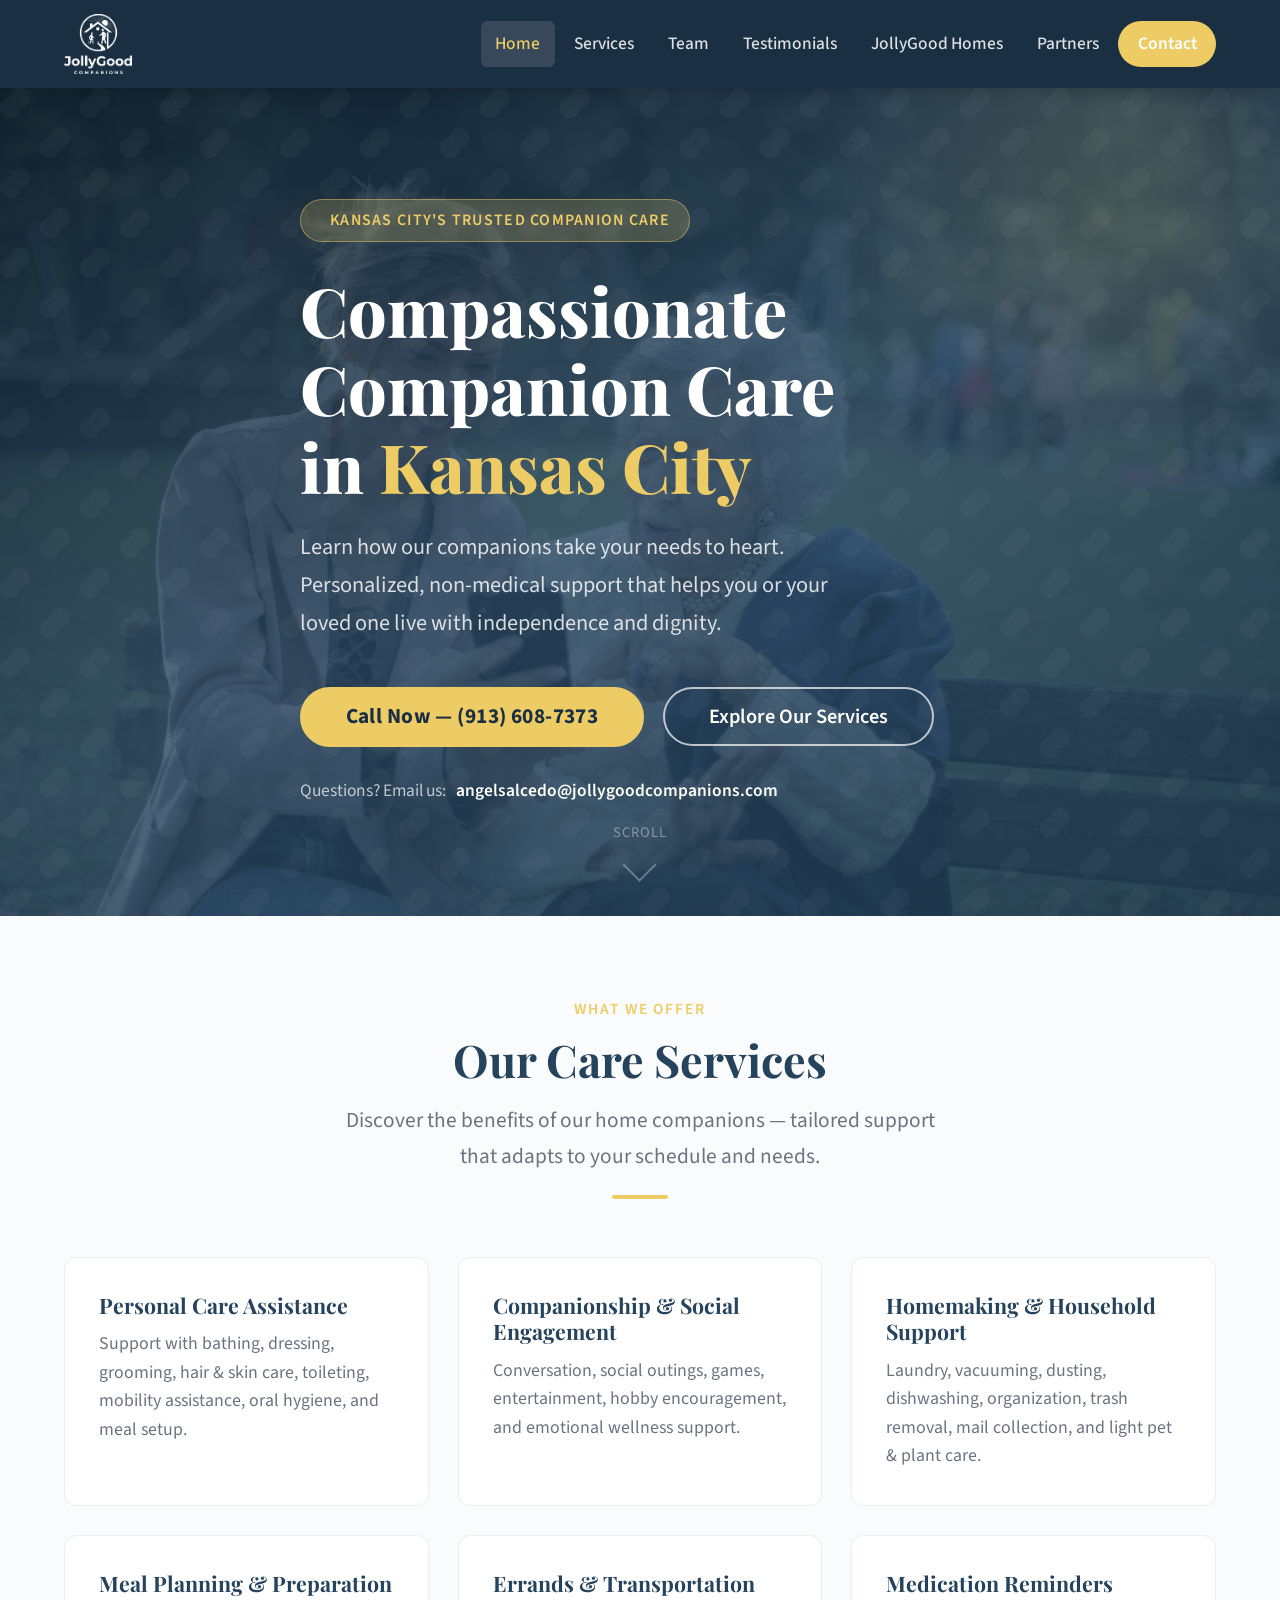
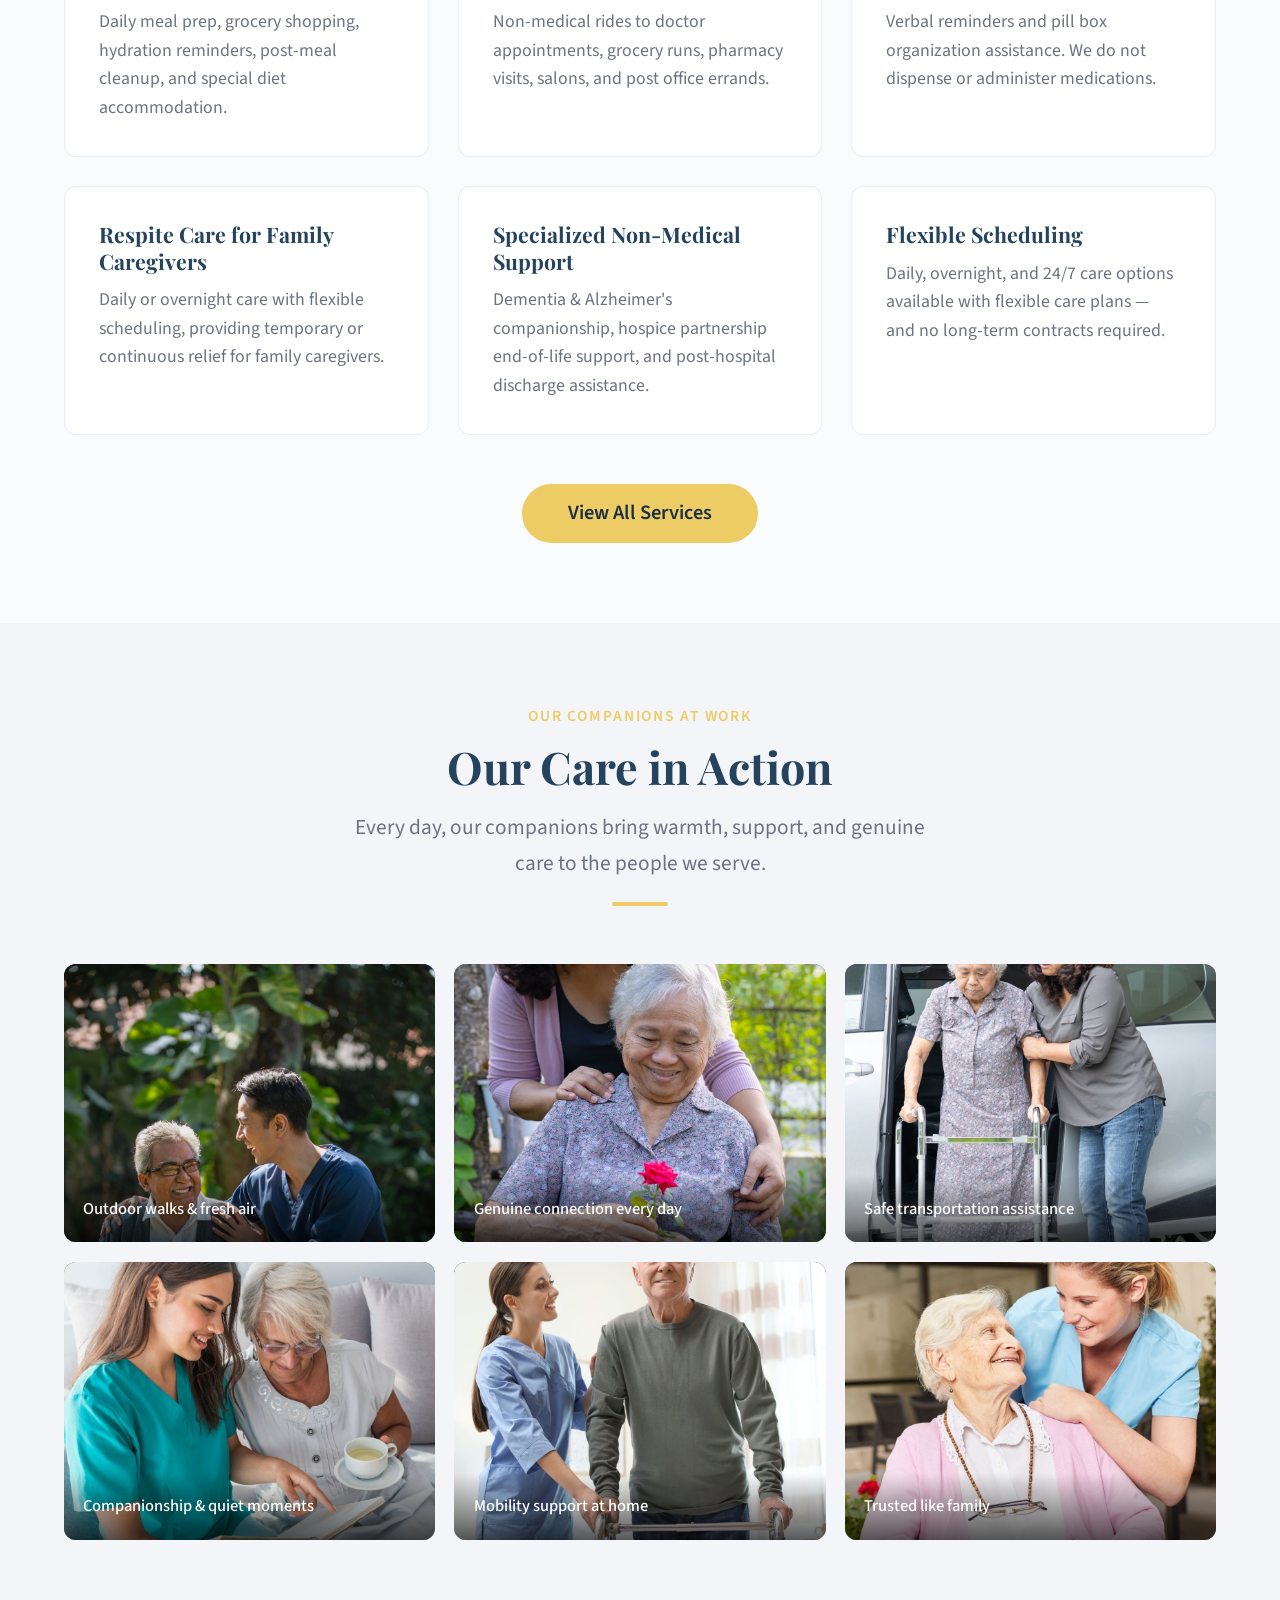
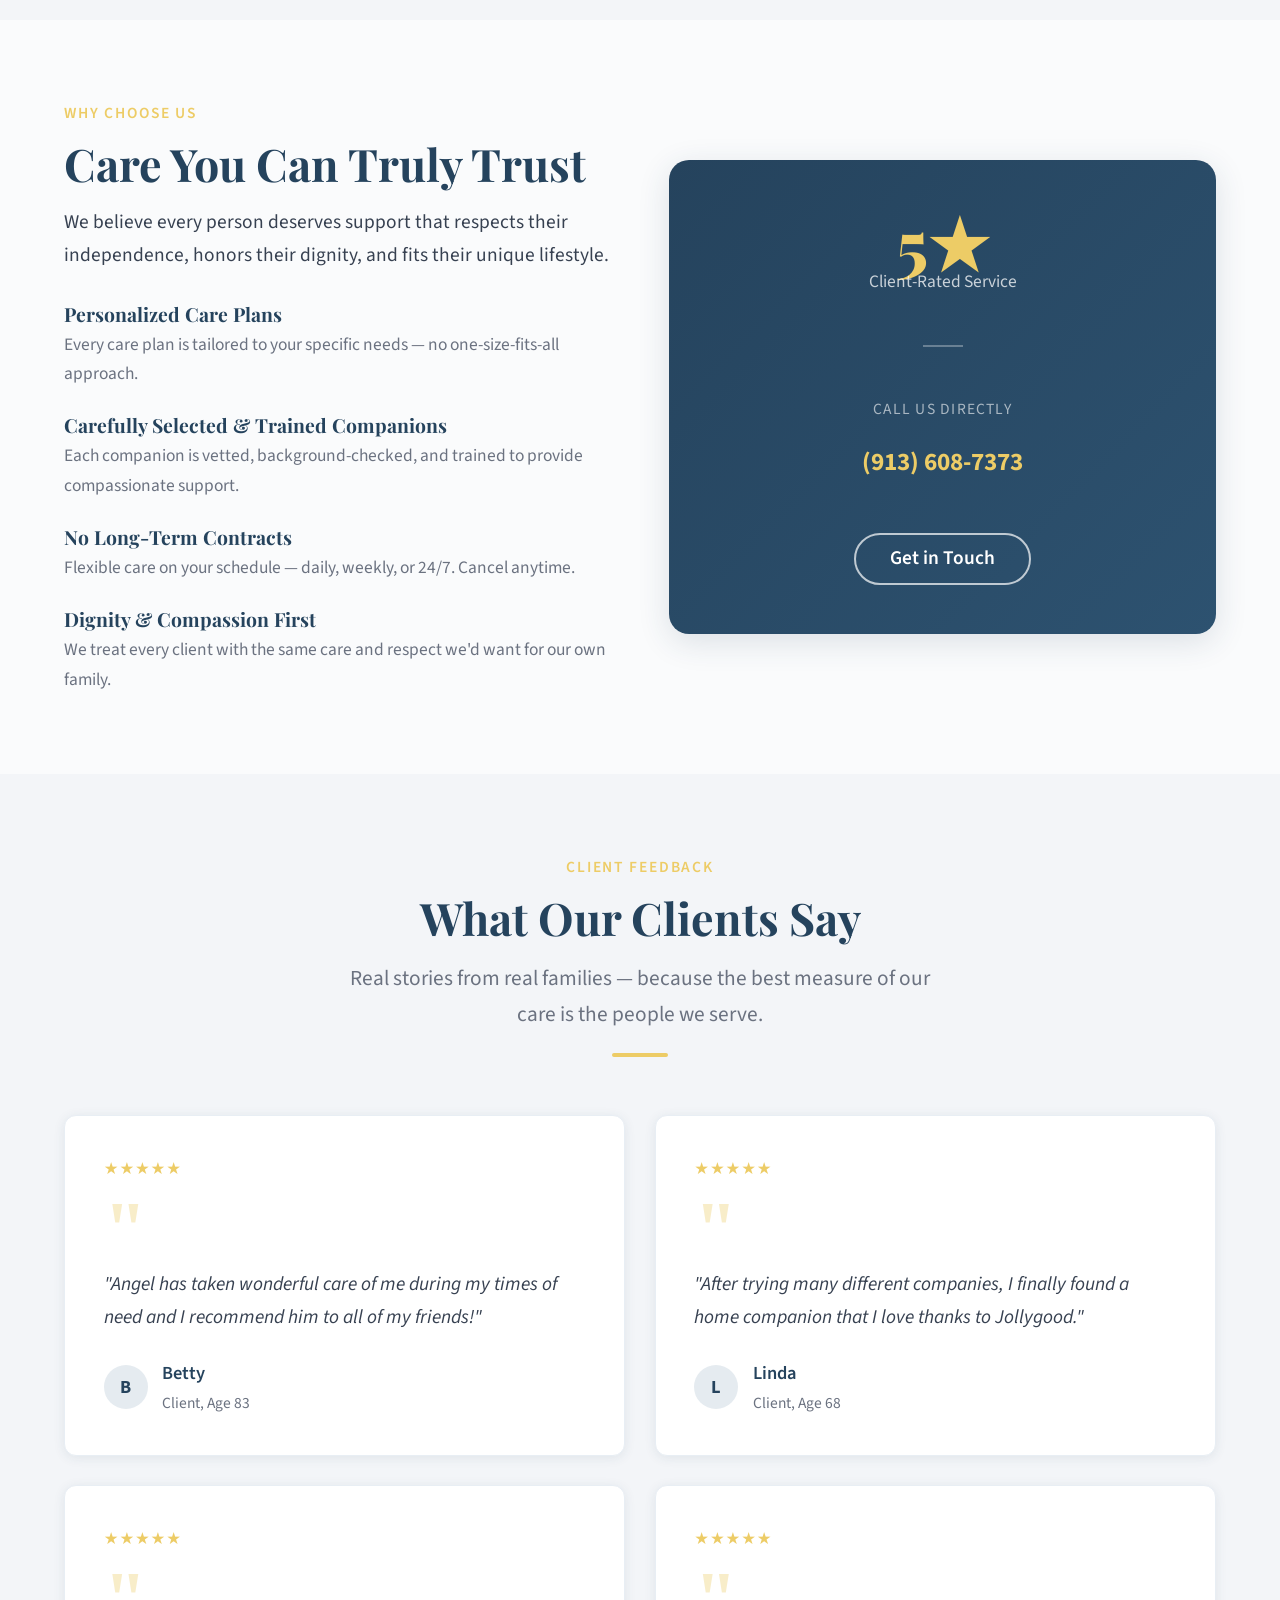
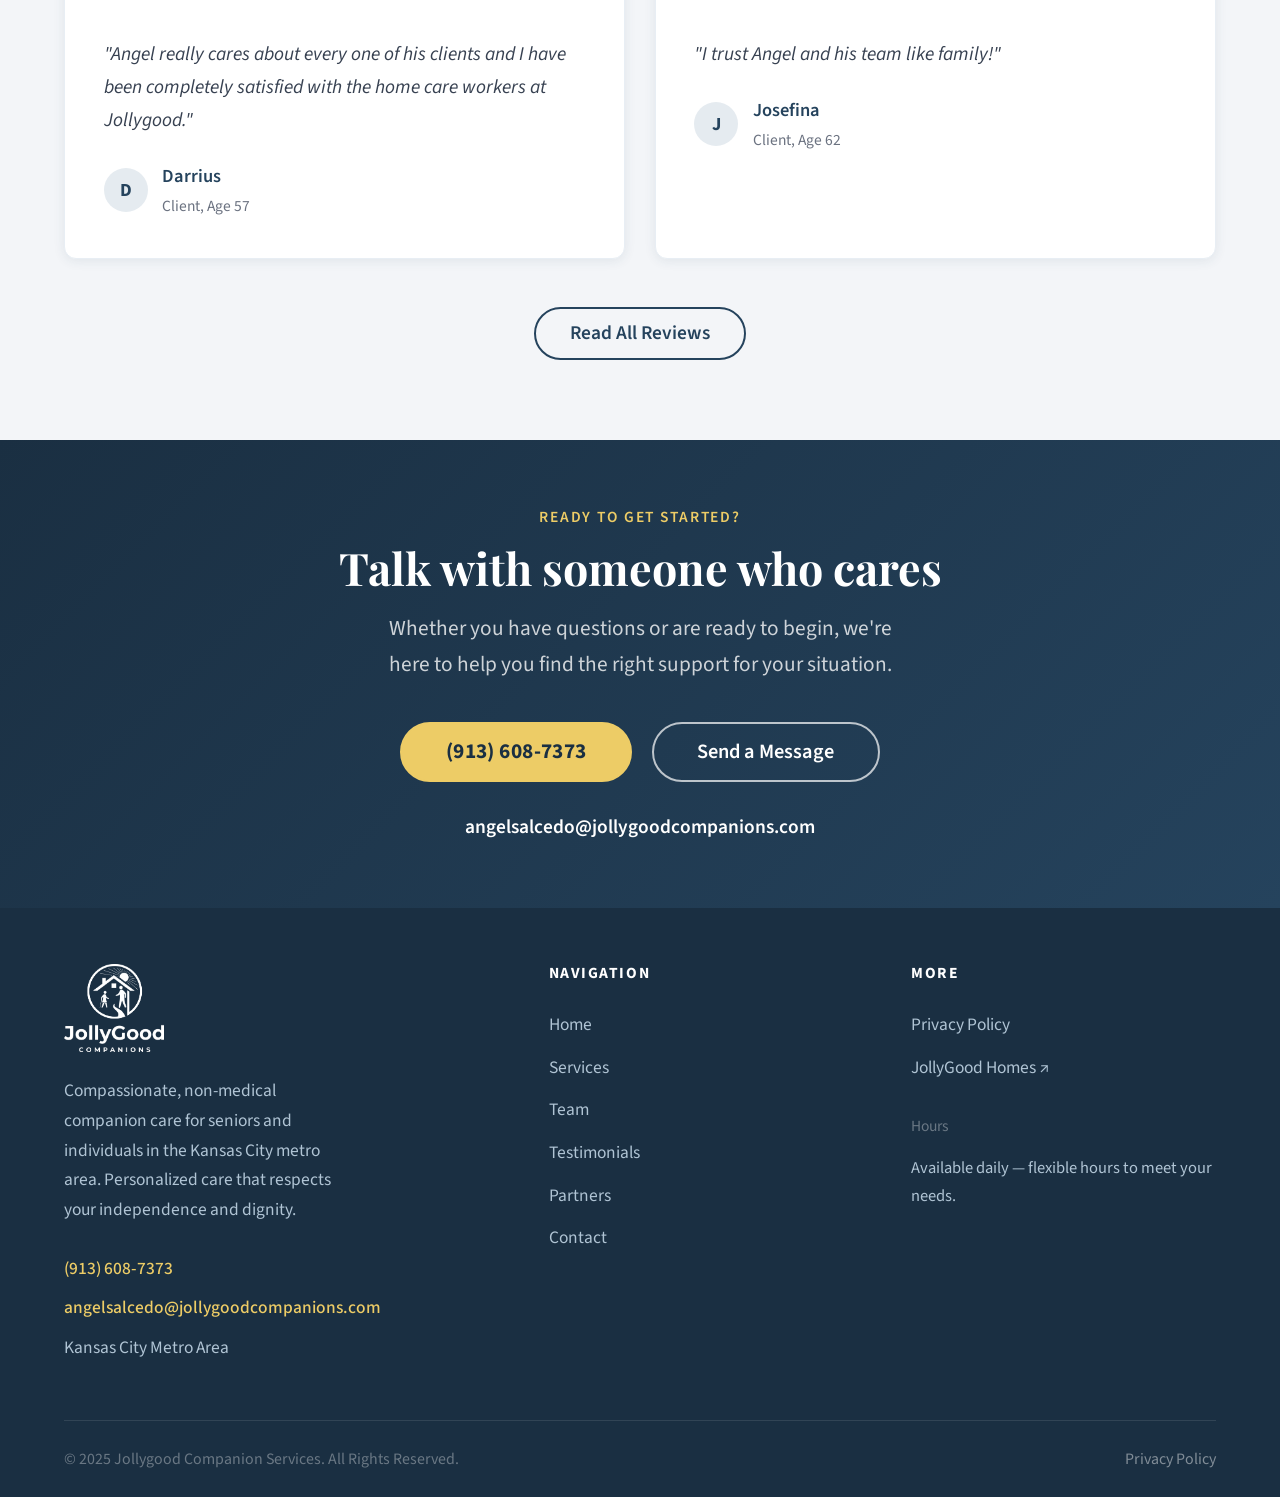
<file: index.html>
<!DOCTYPE html>
<html lang="en">
<head>
  <meta charset="UTF-8" />
  <meta name="viewport" content="width=device-width, initial-scale=1.0" />
  <title>Jollygood Companions — Compassionate Companion Care in Kansas City</title>
  <meta name="description" content="Jollygood Companions provides compassionate, non-medical companion care services for seniors and individuals in Kansas City. Personal care, companionship, homemaking, transportation, and more." />

  <!-- Favicon -->
  <link rel="icon" href="images/icon.png" type="image/png" />

  <!-- Google Fonts -->
  <link rel="preconnect" href="https://fonts.googleapis.com" />
  <link rel="preconnect" href="https://fonts.gstatic.com" crossorigin />
  <link href="https://fonts.googleapis.com/css2?family=Playfair+Display:wght@600;700;800&family=Source+Sans+3:wght@400;500;600&display=swap" rel="stylesheet" />

  <!-- Global CSS -->
  <link rel="stylesheet" href="css/global.css" />

  <style>
    /* ---- Homepage-specific styles ---- */

    /* Hero */
    .home-hero {
      position: relative;
      min-height: 92vh;
      display: flex;
      align-items: center;
      background:
        linear-gradient(155deg, rgba(13,31,45,0.88) 0%, rgba(37,67,93,0.82) 50%, rgba(30,58,80,0.88) 100%),
        url('images/photos/hero-background.jpg') center/cover no-repeat;
      overflow: hidden;
    }

    .home-hero::before {
      content: '';
      position: absolute;
      inset: 0;
      background: url("data:image/svg+xml,%3Csvg width='80' height='80' viewBox='0 0 80 80' xmlns='http://www.w3.org/2000/svg'%3E%3Cg fill='none' fill-rule='evenodd'%3E%3Cg fill='%23ffffff' fill-opacity='0.03'%3E%3Cpath d='M50 50c0-5.523 4.477-10 10-10s10 4.477 10 10-4.477 10-10 10c0 5.523-4.477 10-10 10s-10-4.477-10-10 4.477-10 10-10zM10 10c0-5.523 4.477-10 10-10s10 4.477 10 10-4.477 10-10 10c0 5.523-4.477 10-10 10S0 25.523 0 20s4.477-10 10-10z'/%3E%3C/g%3E%3C/g%3E%3C/svg%3E");
    }

    /* Floating decorative blob */
    .home-hero::after {
      content: '';
      position: absolute;
      top: -20%;
      right: -10%;
      width: 600px;
      height: 600px;
      background: radial-gradient(circle, rgba(237,204,102,0.15) 0%, transparent 70%);
      border-radius: 50%;
      pointer-events: none;
    }

    .hero-content {
      position: relative;
      z-index: 2;
      max-width: 680px;
    }

    .hero-badge {
      display: inline-flex;
      align-items: center;
      gap: 0.5rem;
      background: rgba(237,204,102,0.20);
      border: 1px solid rgba(237,204,102,0.45);
      color: #EDCC66;
      font-size: 0.82rem;
      font-weight: 600;
      letter-spacing: 0.08em;
      text-transform: uppercase;
      padding: 0.35rem 1rem;
      border-radius: 9999px;
      margin-bottom: 1.5rem;
    }

    .hero-content h1 {
      font-size: clamp(2.2rem, 5.5vw, 3.5rem);
      color: #fff;
      font-weight: 800;
      line-height: 1.15;
      margin-bottom: 1.25rem;
    }

    .hero-content h1 em {
      font-style: normal;
      color: #EDCC66;
    }

    .hero-content p {
      font-size: 1.15rem;
      color: rgba(255,255,255,0.82);
      line-height: 1.7;
      margin-bottom: 2.25rem;
      max-width: 540px;
    }

    .hero-actions {
      display: flex;
      flex-wrap: wrap;
      gap: 1rem;
      align-items: center;
    }

    .hero-phone-link {
      display: flex;
      align-items: center;
      gap: 0.5rem;
      color: rgba(255,255,255,0.7);
      font-size: 0.9rem;
    }

    .hero-phone-link a {
      color: #fff;
      font-weight: 600;
    }

    .hero-phone-link a:hover { color: #EDCC66; }

    .hero-scroll-hint {
      position: absolute;
      bottom: 2rem;
      left: 50%;
      transform: translateX(-50%);
      display: flex;
      flex-direction: column;
      align-items: center;
      gap: 0.4rem;
      color: rgba(255,255,255,0.4);
      font-size: 0.75rem;
      letter-spacing: 0.08em;
      text-transform: uppercase;
    }

    .hero-scroll-hint .arrow {
      width: 24px;
      height: 24px;
      border-right: 2px solid rgba(255,255,255,0.3);
      border-bottom: 2px solid rgba(255,255,255,0.3);
      transform: rotate(45deg);
      animation: bounce 2s infinite;
    }

    @keyframes bounce {
      0%, 100% { transform: rotate(45deg) translateY(0); }
      50% { transform: rotate(45deg) translateY(5px); }
    }

    /* Services section */
    .home-services { background: var(--color-bg); }

    /* Gallery */
    .home-gallery { background: var(--color-surface-alt); }

    /* Why choose */
    .why-choose-grid {
      display: grid;
      grid-template-columns: 1fr 1fr;
      gap: 3rem;
      align-items: center;
    }

    .why-choose-list {
      display: flex;
      flex-direction: column;
      gap: 1.25rem;
      margin-top: 1.5rem;
    }

    .why-item {
      display: flex;
      gap: 1rem;
      align-items: flex-start;
    }

    .why-icon {
      display: none;
    }

    .why-text h4 {
      font-size: 1rem;
      margin-bottom: 0.2rem;
      color: var(--color-text-dark);
    }

    .why-text p {
      font-size: 0.9rem;
      color: var(--color-text-muted);
      margin: 0;
    }

    .why-visual {
      background: linear-gradient(135deg, var(--color-primary) 0%, var(--color-primary-mid) 100%);
      border-radius: var(--radius-lg);
      min-height: 380px;
      display: flex;
      align-items: center;
      justify-content: center;
      flex-direction: column;
      gap: 1rem;
      padding: 2.5rem;
      text-align: center;
      color: #fff;
      box-shadow: var(--shadow-lg);
    }

    .why-visual .why-stat {
      font-family: var(--font-heading);
      font-size: 3.5rem;
      font-weight: 800;
      color: var(--color-accent);
      line-height: 1;
    }

    .why-visual .why-stat-label {
      font-size: 0.9rem;
      color: rgba(255,255,255,0.75);
      margin-top: -0.5rem;
      margin-bottom: 1.5rem;
    }

    .why-visual .divider-light {
      width: 40px;
      height: 2px;
      background: rgba(255,255,255,0.3);
      margin: 0 auto;
    }

    .why-visual .phone-big {
      font-size: 1.3rem;
      font-weight: 700;
      color: #fff;
      margin-top: 1rem;
    }

    .why-visual .phone-label {
      font-size: 0.8rem;
      color: rgba(255,255,255,0.6);
      text-transform: uppercase;
      letter-spacing: 0.08em;
    }

    /* Testimonials */
    .home-testimonials { background: var(--color-surface-alt); }

    /* Fade-in animation */
    .fade-in {
      opacity: 0;
      transform: translateY(20px);
      transition: opacity 0.5s ease, transform 0.5s ease;
    }
    .fade-in.in-view {
      opacity: 1;
      transform: none;
    }

    /* Gallery photos */
    .gallery-item:nth-child(1) .gallery-item-inner {
      background-image: url('images/photos/gallery-outdoor-walk.jpg');
      background-size: cover;
      background-position: center top;
    }
    .gallery-item:nth-child(2) .gallery-item-inner {
      background-image: url('images/photos/gallery-garden-rose.jpg');
      background-size: cover;
      background-position: center;
    }
    .gallery-item:nth-child(3) .gallery-item-inner {
      background-image: url('images/photos/gallery-car-walker.jpg');
      background-size: cover;
      background-position: center;
    }
    .gallery-item:nth-child(4) .gallery-item-inner {
      background-image: url('images/photos/gallery-reading-tea.jpg');
      background-size: cover;
      background-position: center;
    }
    .gallery-item:nth-child(5) .gallery-item-inner {
      background-image: url('images/photos/gallery-indoor-walker.jpg');
      background-size: cover;
      background-position: center;
    }
    .gallery-item:nth-child(6) .gallery-item-inner {
      background-image: url('images/photos/gallery-wheelchair-smile.jpg');
      background-size: cover;
      background-position: center;
    }

    @media (max-width: 768px) {
      .home-hero { min-height: 100svh; }
      .why-choose-grid { grid-template-columns: 1fr; }
      .why-visual { min-height: auto; }
    }
  </style>

  <!-- Structured Data — helps Google understand the business for local search -->
  <script type="application/ld+json">
  {
    "@context": "https://schema.org",
    "@type": "LocalBusiness",
    "name": "Jollygood Companion Services",
    "description": "Compassionate, non-medical companion care for seniors and individuals in the Kansas City metro area.",
    "url": "https://jollygoodcompanions.com",
    "logo": "https://jollygoodcompanions.com/images/icon.png",
    "image": "https://jollygoodcompanions.com/images/icon.png",
    "telephone": "+1-913-608-7373",
    "email": "angelsalcedo@jollygoodcompanions.com",
    "areaServed": {
      "@type": "GeoCircle",
      "geoMidpoint": {
        "@type": "GeoCoordinates",
        "latitude": 39.0997,
        "longitude": -94.5786
      },
      "geoRadius": "80467"
    },
    "openingHoursSpecification": [
      {
        "@type": "OpeningHoursSpecification",
        "dayOfWeek": ["Monday","Tuesday","Wednesday","Thursday","Friday"],
        "opens": "08:00",
        "closes": "17:00"
      }
    ],
    "priceRange": "$$",
    "knowsAbout": [
      "Companion Care",
      "Senior Care",
      "Non-Medical Home Care",
      "Respite Care",
      "Dementia Companionship",
      "Overnight Care"
    ]
  }
  </script>

  <!-- =====================================================================
       ANALYTICS — Replace placeholder IDs before going live
       ===================================================================== -->

  <!-- Google Analytics 4 — replace G-XXXXXXXXXX (twice) with your Measurement ID
       Get it at: analytics.google.com → Admin → Data Streams → your web stream -->
  <script async src="https://www.googletagmanager.com/gtag/js?id=G-XXXXXXXXXX"></script>
  <script>
    window.dataLayer = window.dataLayer || [];
    function gtag(){dataLayer.push(arguments);}
    gtag('js', new Date());
    gtag('config', 'G-XXXXXXXXXX');
  </script>

  <!-- Meta Pixel — replace XXXXXXXXXXXXXXX (twice) with your Pixel ID
       Get it at: business.facebook.com → Events Manager → Pixels → Create -->
  <script>
  !function(f,b,e,v,n,t,s){if(f.fbq)return;n=f.fbq=function(){n.callMethod?
  n.callMethod.apply(n,arguments):n.queue.push(arguments)};if(!f._fbq)f._fbq=n;
  n.push=n;n.loaded=!0;n.version='2.0';n.queue=[];t=b.createElement(e);t.async=!0;
  t.src=v;s=b.getElementsByTagName(e)[0];s.parentNode.insertBefore(t,s)}(window,
  document,'script','https://connect.facebook.net/en_US/fbevents.js');
  fbq('init', 'XXXXXXXXXXXXXXX');
  fbq('track', 'PageView');
  </script>
  <noscript><img height="1" width="1" style="display:none"
    src="https://www.facebook.com/tr?id=XXXXXXXXXXXXXXX&ev=PageView&noscript=1"/></noscript>
</head>

<body>

  <!-- =====================================================================
       NAVIGATION
       ===================================================================== -->
  <header class="site-header" role="banner">
    <div class="nav-inner">
      <a href="index.html" class="nav-logo" aria-label="Jollygood Companions — Home">
        <img src="images/logo-white.png" alt="Jollygood Companions" class="nav-logo-img" />
      </a>

      <nav class="nav-links" aria-label="Main navigation">
        <a href="index.html" class="active">Home</a>
        <a href="services.html">Services</a>
        <a href="team.html">Team</a>
        <a href="testimonials.html">Testimonials</a>
        <a href="https://www.jollygoodhomes.com" target="_blank" rel="noopener">JollyGood Homes</a>
        <a href="partners.html">Partners</a>
        <a href="contact.html" class="nav-cta">Contact</a>
      </nav>

      <button class="nav-hamburger" id="nav-hamburger" aria-label="Open menu" aria-expanded="false">
        <span></span>
        <span></span>
        <span></span>
      </button>
    </div>
  </header>

  <!-- Mobile Nav -->
  <nav class="nav-mobile" id="nav-mobile" aria-label="Mobile navigation">
    <a href="index.html" class="active">Home</a>
    <a href="services.html">Services</a>
    <a href="team.html">Team</a>
    <a href="testimonials.html">Testimonials</a>
    <a href="https://www.jollygoodhomes.com" target="_blank" rel="noopener">JollyGood Homes ↗</a>
    <a href="partners.html">Partners</a>
    <a href="contact.html">Contact</a>
  </nav>

  <main id="main-content">

    <!-- ===================================================================
         HERO
         =================================================================== -->
    <section class="home-hero" aria-label="Hero">
      <div class="container">
        <div class="hero-content">
          <div class="hero-badge">
            <span></span> Kansas City's Trusted Companion Care
          </div>
          <h1>Compassionate Companion Care<br>in <em>Kansas City</em></h1>
          <p>Learn how our companions take your needs to heart. Personalized, non-medical support that helps you or your loved one live with independence and dignity.</p>
          <div class="hero-actions">
            <a href="tel:9136087373" class="btn btn-phone btn-lg">
               Call Now — (913) 608-7373
            </a>
            <a href="services.html" class="btn btn-outline-white btn-lg">
              Explore Our Services
            </a>
          </div>
          <div class="hero-phone-link" style="margin-top:1.5rem;">
            <span>Questions? Email us:</span>
            <a href="mailto:angelsalcedo@jollygoodcompanions.com">angelsalcedo@jollygoodcompanions.com</a>
          </div>
        </div>
      </div>
      <div class="hero-scroll-hint" aria-hidden="true">
        <span>Scroll</span>
        <div class="arrow"></div>
      </div>
    </section>

    <!-- ===================================================================
         SERVICES OVERVIEW
         =================================================================== -->
    <section class="section home-services" aria-labelledby="services-heading">
      <div class="container">
        <div class="text-center section-title-block center fade-in">
          <span class="section-label">What We Offer</span>
          <h2 id="services-heading" class="section-title">Our Care Services</h2>
          <p class="section-subtitle">Discover the benefits of our home companions — tailored support that adapts to your schedule and needs.</p>
        </div>

        <div class="service-grid">
          <div class="service-card fade-in">
            <h3>Personal Care Assistance</h3>
            <p>Support with bathing, dressing, grooming, hair &amp; skin care, toileting, mobility assistance, oral hygiene, and meal setup.</p>
          </div>
          <div class="service-card fade-in">
            <h3>Companionship &amp; Social Engagement</h3>
            <p>Conversation, social outings, games, entertainment, hobby encouragement, and emotional wellness support.</p>
          </div>
          <div class="service-card fade-in">
            <h3>Homemaking &amp; Household Support</h3>
            <p>Laundry, vacuuming, dusting, dishwashing, organization, trash removal, mail collection, and light pet &amp; plant care.</p>
          </div>
          <div class="service-card fade-in">
            <h3>Meal Planning &amp; Preparation</h3>
            <p>Daily meal prep, grocery shopping, hydration reminders, post-meal cleanup, and special diet accommodation.</p>
          </div>
          <div class="service-card fade-in">
            <h3>Errands &amp; Transportation</h3>
            <p>Non-medical rides to doctor appointments, grocery runs, pharmacy visits, salons, and post office errands.</p>
          </div>
          <div class="service-card fade-in">
            <h3>Medication Reminders</h3>
            <p>Verbal reminders and pill box organization assistance. We do not dispense or administer medications.</p>
          </div>
          <div class="service-card fade-in">
            <h3>Respite Care for Family Caregivers</h3>
            <p>Daily or overnight care with flexible scheduling, providing temporary or continuous relief for family caregivers.</p>
          </div>
          <div class="service-card fade-in">
            <h3>Specialized Non-Medical Support</h3>
            <p>Dementia &amp; Alzheimer's companionship, hospice partnership end-of-life support, and post-hospital discharge assistance.</p>
          </div>
          <div class="service-card fade-in">
            <h3>Flexible Scheduling</h3>
            <p>Daily, overnight, and 24/7 care options available with flexible care plans — and no long-term contracts required.</p>
          </div>
        </div>

        <div class="text-center" style="margin-top:2.5rem;">
          <a href="services.html" class="btn btn-primary btn-lg">View All Services</a>
        </div>
      </div>
    </section>

    <!-- ===================================================================
         CARE IN ACTION GALLERY
         =================================================================== -->
    <section class="section home-gallery section-alt" aria-labelledby="gallery-heading">
      <div class="container">
        <div class="text-center section-title-block center fade-in">
          <span class="section-label">Our Companions at Work</span>
          <h2 id="gallery-heading" class="section-title">Our Care in Action</h2>
          <p class="section-subtitle">Every day, our companions bring warmth, support, and genuine care to the people we serve.</p>
        </div>

        <div class="gallery-grid">
          <div class="gallery-item fade-in">
            <div class="gallery-item-inner" role="img" aria-label="Companion walking outdoors with a smiling senior"></div>
            <div class="gallery-caption">Outdoor walks &amp; fresh air</div>
          </div>
          <div class="gallery-item fade-in">
            <div class="gallery-item-inner" role="img" aria-label="Caregiver sharing a warm moment with a senior in the garden"></div>
            <div class="gallery-caption">Genuine connection every day</div>
          </div>
          <div class="gallery-item fade-in">
            <div class="gallery-item-inner" role="img" aria-label="Companion helping a senior with a walker out of a car"></div>
            <div class="gallery-caption">Safe transportation assistance</div>
          </div>
          <div class="gallery-item fade-in">
            <div class="gallery-item-inner" role="img" aria-label="Companion reading with a senior over a cup of tea"></div>
            <div class="gallery-caption">Companionship &amp; quiet moments</div>
          </div>
          <div class="gallery-item fade-in">
            <div class="gallery-item-inner" role="img" aria-label="Companion helping a senior with a walker indoors"></div>
            <div class="gallery-caption">Mobility support at home</div>
          </div>
          <div class="gallery-item fade-in">
            <div class="gallery-item-inner" role="img" aria-label="Companion smiling with an elderly woman in a wheelchair outdoors"></div>
            <div class="gallery-caption">Trusted like family</div>
          </div>
        </div>
      </div>
    </section>

    <!-- ===================================================================
         WHY CHOOSE JOLLYGOOD
         =================================================================== -->
    <section class="section" aria-labelledby="why-heading">
      <div class="container">
        <div class="why-choose-grid">
          <div class="fade-in">
            <span class="section-label">Why Choose Us</span>
            <h2 id="why-heading" class="section-title">Care You Can Truly Trust</h2>
            <p>We believe every person deserves support that respects their independence, honors their dignity, and fits their unique lifestyle.</p>
            <div class="why-choose-list">
              <div class="why-item">
                <div class="why-icon" aria-hidden="true"></div>
                <div class="why-text">
                  <h4>Personalized Care Plans</h4>
                  <p>Every care plan is tailored to your specific needs — no one-size-fits-all approach.</p>
                </div>
              </div>
              <div class="why-item">
                <div class="why-icon" aria-hidden="true"></div>
                <div class="why-text">
                  <h4>Carefully Selected &amp; Trained Companions</h4>
                  <p>Each companion is vetted, background-checked, and trained to provide compassionate support.</p>
                </div>
              </div>
              <div class="why-item">
                <div class="why-icon" aria-hidden="true"></div>
                <div class="why-text">
                  <h4>No Long-Term Contracts</h4>
                  <p>Flexible care on your schedule — daily, weekly, or 24/7. Cancel anytime.</p>
                </div>
              </div>
              <div class="why-item">
                <div class="why-icon" aria-hidden="true"></div>
                <div class="why-text">
                  <h4>Dignity &amp; Compassion First</h4>
                  <p>We treat every client with the same care and respect we'd want for our own family.</p>
                </div>
              </div>
            </div>
          </div>
          <div class="why-visual fade-in" aria-label="Contact us today">
            <div>
              <div class="why-stat">5★</div>
              <p class="why-stat-label">Client-Rated Service</p>
            </div>
            <div class="divider-light"></div>
            <div style="margin-top:1.5rem;">
              <p class="phone-label">Call Us Directly</p>
              <div class="phone-big">
                <a href="tel:9136087373" style="color:var(--color-accent); text-decoration:none;">(913) 608-7373</a>
              </div>
            </div>
            <div style="margin-top:1.5rem;">
              <a href="contact.html" class="btn btn-outline-white">Get in Touch</a>
            </div>
          </div>
        </div>
      </div>
    </section>

    <!-- ===================================================================
         TESTIMONIALS
         =================================================================== -->
    <section class="section home-testimonials" aria-labelledby="testimonials-heading">
      <div class="container">
        <div class="text-center section-title-block center fade-in">
          <span class="section-label">Client Feedback</span>
          <h2 id="testimonials-heading" class="section-title">What Our Clients Say</h2>
          <p class="section-subtitle">Real stories from real families — because the best measure of our care is the people we serve.</p>
        </div>

        <div class="testimonial-grid">
          <div class="testimonial-card fade-in">
            <span class="stars" aria-label="5 stars">★★★★★</span>
            <span class="quote-mark" aria-hidden="true">"</span>
            <blockquote>"Angel has taken wonderful care of me during my times of need and I recommend him to all of my friends!"</blockquote>
            <div class="testimonial-author">
              <div class="testimonial-avatar" aria-hidden="true">B</div>
              <div>
                <span class="testimonial-name">Betty</span>
                <span class="testimonial-detail">Client, Age 83</span>
              </div>
            </div>
          </div>

          <div class="testimonial-card fade-in">
            <span class="stars" aria-label="5 stars">★★★★★</span>
            <span class="quote-mark" aria-hidden="true">"</span>
            <blockquote>"After trying many different companies, I finally found a home companion that I love thanks to Jollygood."</blockquote>
            <div class="testimonial-author">
              <div class="testimonial-avatar" aria-hidden="true">L</div>
              <div>
                <span class="testimonial-name">Linda</span>
                <span class="testimonial-detail">Client, Age 68</span>
              </div>
            </div>
          </div>

          <div class="testimonial-card fade-in">
            <span class="stars" aria-label="5 stars">★★★★★</span>
            <span class="quote-mark" aria-hidden="true">"</span>
            <blockquote>"Angel really cares about every one of his clients and I have been completely satisfied with the home care workers at Jollygood."</blockquote>
            <div class="testimonial-author">
              <div class="testimonial-avatar" aria-hidden="true">D</div>
              <div>
                <span class="testimonial-name">Darrius</span>
                <span class="testimonial-detail">Client, Age 57</span>
              </div>
            </div>
          </div>

          <div class="testimonial-card fade-in">
            <span class="stars" aria-label="5 stars">★★★★★</span>
            <span class="quote-mark" aria-hidden="true">"</span>
            <blockquote>"I trust Angel and his team like family!"</blockquote>
            <div class="testimonial-author">
              <div class="testimonial-avatar" aria-hidden="true">J</div>
              <div>
                <span class="testimonial-name">Josefina</span>
                <span class="testimonial-detail">Client, Age 62</span>
              </div>
            </div>
          </div>
        </div>

        <div class="text-center" style="margin-top:2.5rem;">
          <a href="testimonials.html" class="btn btn-outline">Read All Reviews</a>
        </div>
      </div>
    </section>

    <!-- ===================================================================
         CTA STRIP
         =================================================================== -->
    <section class="cta-strip" aria-label="Contact call-to-action">
      <div class="container">
        <span class="section-label" style="color:var(--color-accent);">Ready to Get Started?</span>
        <h2>Talk with someone who cares</h2>
        <p>Whether you have questions or are ready to begin, we're here to help you find the right support for your situation.</p>
        <div class="btn-group">
          <a href="tel:9136087373" class="btn btn-phone btn-lg">(913) 608-7373</a>
          <a href="contact.html" class="btn btn-outline-white btn-lg">Send a Message</a>
        </div>
        <div style="margin-top:1.5rem;">
          <div class="contact-info-block">
            <div class="contact-info-item">
              <a href="mailto:angelsalcedo@jollygoodcompanions.com">angelsalcedo@jollygoodcompanions.com</a>
            </div>
          </div>
        </div>
      </div>
    </section>

  </main>

  <!-- =====================================================================
       FOOTER
       ===================================================================== -->
  <footer class="site-footer" role="contentinfo">
    <div class="container">
      <div class="footer-grid">
        <div class="footer-brand">
          <a href="index.html" class="footer-logo" aria-label="Jollygood Companions — Home">
            <img src="images/logo-white.png" alt="Jollygood Companions" class="footer-logo-img" />
          </a>
          <p>Compassionate, non-medical companion care for seniors and individuals in the Kansas City metro area. Personalized care that respects your independence and dignity.</p>
          <ul class="footer-contact-list" aria-label="Contact information">
            <li>
                            <a href="tel:9136087373">(913) 608-7373</a>
            </li>
            <li>
                            <a href="mailto:angelsalcedo@jollygoodcompanions.com">angelsalcedo@jollygoodcompanions.com</a>
            </li>
            <li>
                            <span style="color:var(--color-footer-text);">Kansas City Metro Area</span>
            </li>
          </ul>
        </div>

        <div class="footer-col">
          <h4>Navigation</h4>
          <ul class="footer-nav-list" aria-label="Site pages">
            <li><a href="index.html">Home</a></li>
            <li><a href="services.html">Services</a></li>
            <li><a href="team.html">Team</a></li>
            <li><a href="testimonials.html">Testimonials</a></li>
            <li><a href="partners.html">Partners</a></li>
            <li><a href="contact.html">Contact</a></li>
          </ul>
        </div>

        <div class="footer-col">
          <h4>More</h4>
          <ul class="footer-nav-list">
            <li><a href="privacy-policy.html">Privacy Policy</a></li>
            <li><a href="https://www.jollygoodhomes.com" target="_blank" rel="noopener">JollyGood Homes ↗</a></li>
          </ul>
          <div style="margin-top:1.5rem;">
            <p style="color:rgba(255,255,255,0.35); font-size:0.8rem; margin-bottom:0.75rem;">Hours</p>
            <p style="color:var(--color-footer-text); font-size:0.85rem; margin:0;">Available daily — flexible hours to meet your needs.</p>
          </div>
        </div>
      </div>

      <div class="footer-bottom">
        <p>© 2025 Jollygood Companion Services. All Rights Reserved.</p>
        <a href="privacy-policy.html">Privacy Policy</a>
      </div>
    </div>
  </footer>

  <!-- Back to Top -->
  <button class="back-to-top" id="back-to-top" aria-label="Back to top">↑</button>

  <!-- Main JS -->
  <script src="js/main.js"></script>
</body>
</html>
</file>
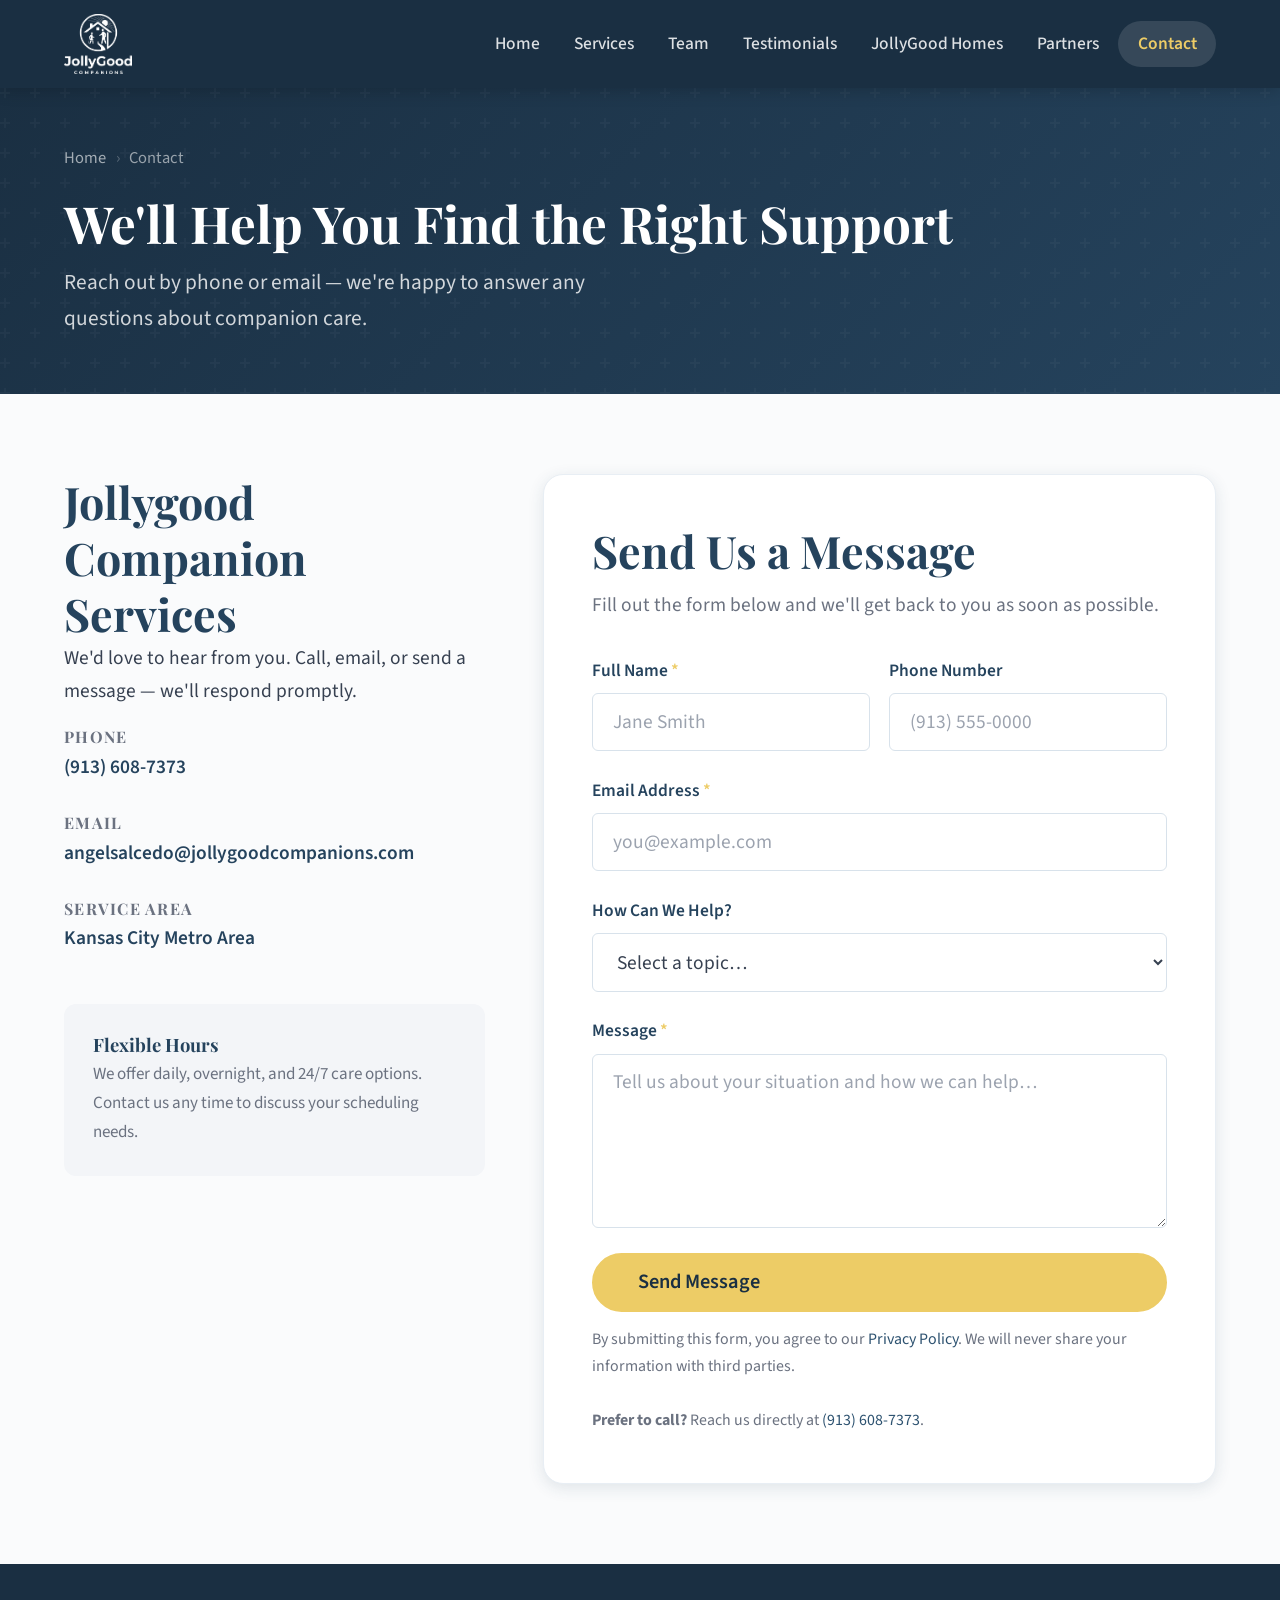
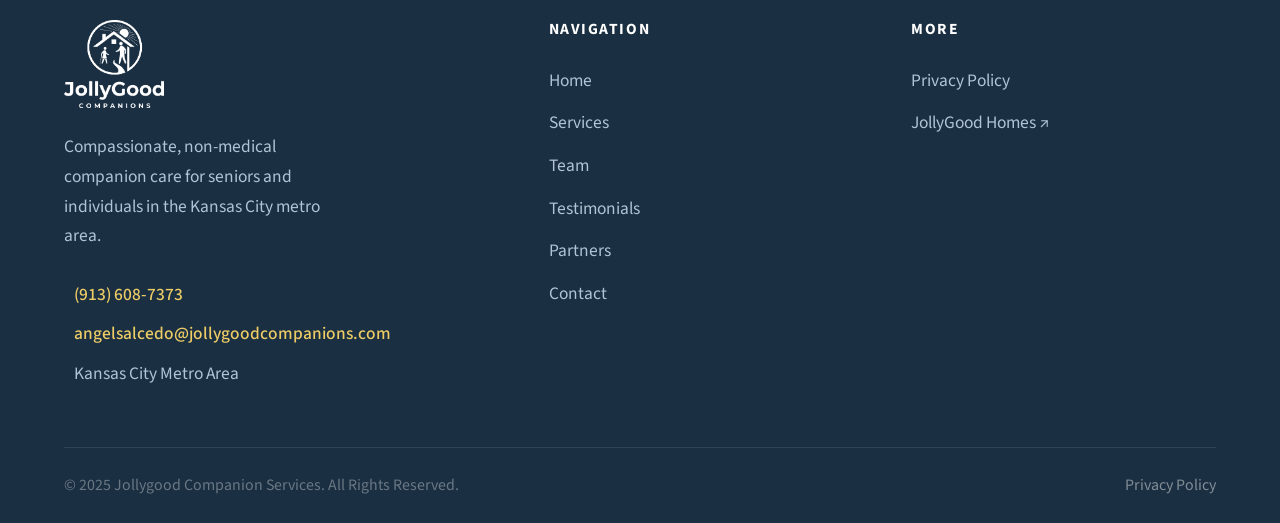
<file: contact.html>
<!DOCTYPE html>
<html lang="en">
<head>
  <meta charset="UTF-8" />
  <meta name="viewport" content="width=device-width, initial-scale=1.0" />
  <title>Contact Us — Jollygood Companions</title>
  <meta name="description" content="Get in touch with Jollygood Companions in Kansas City. Call (913) 608-7373 or email us to discuss your companion care needs." />

  <link rel="icon" href="images/icon.png" type="image/png" />
  <link rel="preconnect" href="https://fonts.googleapis.com" />
  <link rel="preconnect" href="https://fonts.gstatic.com" crossorigin />
  <link href="https://fonts.googleapis.com/css2?family=Playfair+Display:wght@600;700;800&family=Source+Sans+3:wght@400;500;600&display=swap" rel="stylesheet" />
  <link rel="stylesheet" href="css/global.css" />

  <style>
    .contact-layout {
      display: grid;
      grid-template-columns: 1fr 1.6fr;
      gap: 3rem;
      align-items: start;
    }

    .contact-sidebar h2 {
      font-size: 1.5rem;
      margin-bottom: 0.75rem;
    }

    .contact-sidebar > p {
      color: var(--color-text-muted);
      margin-bottom: 2rem;
    }

    .contact-detail-list {
      display: flex;
      flex-direction: column;
      gap: 1.5rem;
    }

    .contact-detail-item {
      display: flex;
      gap: 1rem;
      align-items: flex-start;
    }

    .contact-detail-icon {
      display: none;
    }

    .contact-detail-body h4 {
      font-size: 0.82rem;
      font-weight: 700;
      text-transform: uppercase;
      letter-spacing: 0.08em;
      color: var(--color-text-muted);
      margin-bottom: 0.2rem;
    }

    .contact-detail-body a,
    .contact-detail-body p {
      font-size: 1rem;
      color: var(--color-text-dark);
      font-weight: 600;
      margin: 0;
    }

    .contact-detail-body a:hover {
      color: var(--color-primary);
    }

    .contact-form-card {
      background: var(--color-surface);
      border: 1px solid var(--color-border-light);
      border-radius: var(--radius-lg);
      padding: 2.5rem;
      box-shadow: var(--shadow-md);
    }

    .contact-form-card h2 {
      margin-bottom: 0.5rem;
    }

    .contact-form-card > p {
      color: var(--color-text-muted);
      margin-bottom: 1.75rem;
    }

    .form-row {
      display: grid;
      grid-template-columns: 1fr 1fr;
      gap: 1rem;
    }

    .form-note {
      font-size: 0.82rem;
      color: var(--color-text-muted);
      margin-top: 0.75rem;
    }

    .form-note a {
      color: var(--color-primary-mid);
    }

    .availability-strip {
      background: var(--color-surface-alt);
      border-radius: var(--radius-md);
      padding: 1.5rem;
      display: flex;
      align-items: flex-start;
      gap: 1rem;
      margin-top: 2.5rem;
    }

    .availability-strip .avail-icon {
      font-size: 1.5rem;
      flex-shrink: 0;
    }

    .availability-strip h4 {
      font-size: 0.95rem;
      margin-bottom: 0.2rem;
    }

    .availability-strip p {
      font-size: 0.88rem;
      color: var(--color-text-muted);
      margin: 0;
    }

    .fade-in {
      opacity: 0;
      transform: translateY(20px);
      transition: opacity 0.5s ease, transform 0.5s ease;
    }
    .fade-in.in-view {
      opacity: 1;
      transform: none;
    }

    @media (max-width: 900px) {
      .contact-layout {
        grid-template-columns: 1fr;
        gap: 2rem;
      }
      .form-row {
        grid-template-columns: 1fr;
      }
    }
  </style>

  <!-- =====================================================================
       ANALYTICS — Replace placeholder IDs before going live
       ===================================================================== -->
  <script async src="https://www.googletagmanager.com/gtag/js?id=G-XXXXXXXXXX"></script>
  <script>
    window.dataLayer = window.dataLayer || [];
    function gtag(){dataLayer.push(arguments);}
    gtag('js', new Date());
    gtag('config', 'G-XXXXXXXXXX');
  </script>
  <script>
  !function(f,b,e,v,n,t,s){if(f.fbq)return;n=f.fbq=function(){n.callMethod?
  n.callMethod.apply(n,arguments):n.queue.push(arguments)};if(!f._fbq)f._fbq=n;
  n.push=n;n.loaded=!0;n.version='2.0';n.queue=[];t=b.createElement(e);t.async=!0;
  t.src=v;s=b.getElementsByTagName(e)[0];s.parentNode.insertBefore(t,s)}(window,
  document,'script','https://connect.facebook.net/en_US/fbevents.js');
  fbq('init', 'XXXXXXXXXXXXXXX');
  fbq('track', 'PageView');
  </script>
  <noscript><img height="1" width="1" style="display:none"
    src="https://www.facebook.com/tr?id=XXXXXXXXXXXXXXX&ev=PageView&noscript=1"/></noscript>
</head>
<body>

  <!-- NAV -->
  <header class="site-header" role="banner">
    <div class="nav-inner">
      <a href="index.html" class="nav-logo" aria-label="Jollygood Companions — Home">
        <img src="images/logo-white.png" alt="Jollygood Companions" class="nav-logo-img" />
      </a>
      <nav class="nav-links" aria-label="Main navigation">
        <a href="index.html">Home</a>
        <a href="services.html">Services</a>
        <a href="team.html">Team</a>
        <a href="testimonials.html">Testimonials</a>
        <a href="https://www.jollygoodhomes.com" target="_blank" rel="noopener">JollyGood Homes</a>
        <a href="partners.html">Partners</a>
        <a href="contact.html" class="nav-cta active">Contact</a>
      </nav>
      <button class="nav-hamburger" id="nav-hamburger" aria-label="Open menu" aria-expanded="false">
        <span></span><span></span><span></span>
      </button>
    </div>
  </header>
  <nav class="nav-mobile" id="nav-mobile" aria-label="Mobile navigation">
    <a href="index.html">Home</a>
    <a href="services.html">Services</a>
    <a href="team.html">Team</a>
    <a href="testimonials.html">Testimonials</a>
    <a href="https://www.jollygoodhomes.com" target="_blank" rel="noopener">JollyGood Homes ↗</a>
    <a href="partners.html">Partners</a>
    <a href="contact.html" class="active">Contact</a>
  </nav>

  <main id="main-content">

    <!-- PAGE HERO -->
    <section class="page-hero" aria-label="Page header">
      <div class="container">
        <nav class="breadcrumb" aria-label="Breadcrumb">
          <a href="index.html">Home</a>
          <span class="sep" aria-hidden="true">›</span>
          <span aria-current="page">Contact</span>
        </nav>
        <h1>We'll Help You Find the Right Support</h1>
        <p>Reach out by phone or email — we're happy to answer any questions about companion care.</p>
      </div>
    </section>

    <!-- CONTACT CONTENT -->
    <section class="section" aria-labelledby="contact-heading">
      <div class="container">
        <div class="contact-layout">

          <!-- Sidebar: Direct Contact -->
          <div class="fade-in">
            <h2 id="contact-heading">Jollygood Companion Services</h2>
            <p>We'd love to hear from you. Call, email, or send a message — we'll respond promptly.</p>

            <div class="contact-detail-list">
              <div class="contact-detail-item">
                <div class="contact-detail-icon" aria-hidden="true"></div>
                <div class="contact-detail-body">
                  <h4>Phone</h4>
                  <a href="tel:9136087373">(913) 608-7373</a>
                </div>
              </div>
              <div class="contact-detail-item">
                <div class="contact-detail-icon" aria-hidden="true"></div>
                <div class="contact-detail-body">
                  <h4>Email</h4>
                  <a href="mailto:angelsalcedo@jollygoodcompanions.com">angelsalcedo@jollygoodcompanions.com</a>
                </div>
              </div>
              <div class="contact-detail-item">
                <div class="contact-detail-icon" aria-hidden="true"></div>
                <div class="contact-detail-body">
                  <h4>Service Area</h4>
                  <p>Kansas City Metro Area</p>
                </div>
              </div>
            </div>

            <div class="availability-strip" role="complementary" aria-label="Availability info">
              <div>
                <h4>Flexible Hours</h4>
                <p>We offer daily, overnight, and 24/7 care options. Contact us any time to discuss your scheduling needs.</p>
              </div>
            </div>
          </div>

          <!-- Form Card -->
          <div class="contact-form-card fade-in">
            <h2>Send Us a Message</h2>
            <p>Fill out the form below and we'll get back to you as soon as possible.</p>

            <!--
              Web3Forms — free contact form service (250 submissions/month).
              SETUP: Visit https://web3forms.com, enter Angel's email, and
              paste the API key they send into the access_key input below.
            -->
            <form
              action="https://api.web3forms.com/submit"
              method="POST"
              aria-label="Contact form"
              id="contact-form"
            >
              <!-- Web3Forms: paste your API key below (from web3forms.com) -->
              <input type="hidden" name="access_key" value="YOUR_WEB3FORMS_KEY" />
              <!-- Email subject line Angel will see in his inbox -->
              <input type="hidden" name="subject" value="New message from Jollygood Companions website" />
              <!-- Redirects to branded thank-you page — required for GA4 / Meta conversion tracking -->
              <input type="hidden" name="redirect" value="https://jollygoodcompanions.com/thank-you.html" />
              <!-- Honeypot spam protection — must stay hidden -->
              <input type="checkbox" name="botcheck" style="display:none;" tabindex="-1" aria-hidden="true" />
              <div class="form-row">
                <div class="form-group">
                  <label class="form-label" for="contact-name">Full Name <span aria-hidden="true" style="color:var(--color-accent);">*</span></label>
                  <input
                    class="form-control"
                    type="text"
                    id="contact-name"
                    name="Name"
                    placeholder="Jane Smith"
                    required
                    autocomplete="name"
                  />
                </div>
                <div class="form-group">
                  <label class="form-label" for="contact-phone">Phone Number</label>
                  <input
                    class="form-control"
                    type="tel"
                    id="contact-phone"
                    name="Phone"
                    placeholder="(913) 555-0000"
                    autocomplete="tel"
                  />
                </div>
              </div>

              <div class="form-group">
                <label class="form-label" for="contact-email">Email Address <span aria-hidden="true" style="color:var(--color-accent);">*</span></label>
                <input
                  class="form-control"
                  type="email"
                  id="contact-email"
                  name="Email"
                  placeholder="you@example.com"
                  required
                  autocomplete="email"
                />
              </div>

              <div class="form-group">
                <label class="form-label" for="contact-subject">How Can We Help?</label>
                <select class="form-control" id="contact-subject" name="Subject">
                  <option value="">Select a topic…</option>
                  <option value="General Inquiry">General Inquiry</option>
                  <option value="Starting Care Services">Starting Care Services</option>
                  <option value="Services Question">Services Question</option>
                  <option value="Pricing">Pricing &amp; Availability</option>
                  <option value="Respite Care">Respite Care for Family</option>
                  <option value="Join the Team">Join Our Team</option>
                  <option value="Partnership">Partnership Inquiry</option>
                  <option value="Other">Other</option>
                </select>
              </div>

              <div class="form-group">
                <label class="form-label" for="contact-message">Message <span aria-hidden="true" style="color:var(--color-accent);">*</span></label>
                <textarea
                  class="form-control"
                  id="contact-message"
                  name="Message"
                  placeholder="Tell us about your situation and how we can help…"
                  required
                  rows="5"
                ></textarea>
              </div>

              <button type="submit" class="btn btn-primary btn-lg" style="width:100%;">
                Send Message 
              </button>

              <p class="form-note">
                By submitting this form, you agree to our <a href="privacy-policy.html">Privacy Policy</a>. We will never share your information with third parties.
                <br><br>
                <strong>Prefer to call?</strong> Reach us directly at <a href="tel:9136087373">(913) 608-7373</a>.
              </p>
            </form>
          </div>

        </div>
      </div>
    </section>

  </main>

  <!-- FOOTER -->
  <footer class="site-footer" role="contentinfo">
    <div class="container">
      <div class="footer-grid">
        <div class="footer-brand">
          <a href="index.html" class="footer-logo" aria-label="Jollygood Companions — Home">
            <img src="images/logo-white.png" alt="Jollygood Companions" class="footer-logo-img" />
          </a>
          <p>Compassionate, non-medical companion care for seniors and individuals in the Kansas City metro area.</p>
          <ul class="footer-contact-list" aria-label="Contact information">
            <li><span aria-hidden="true"></span><a href="tel:9136087373">(913) 608-7373</a></li>
            <li><span aria-hidden="true"></span><a href="mailto:angelsalcedo@jollygoodcompanions.com">angelsalcedo@jollygoodcompanions.com</a></li>
            <li><span aria-hidden="true"></span><span style="color:var(--color-footer-text);">Kansas City Metro Area</span></li>
          </ul>
        </div>
        <div class="footer-col">
          <h4>Navigation</h4>
          <ul class="footer-nav-list">
            <li><a href="index.html">Home</a></li>
            <li><a href="services.html">Services</a></li>
            <li><a href="team.html">Team</a></li>
            <li><a href="testimonials.html">Testimonials</a></li>
            <li><a href="partners.html">Partners</a></li>
            <li><a href="contact.html">Contact</a></li>
          </ul>
        </div>
        <div class="footer-col">
          <h4>More</h4>
          <ul class="footer-nav-list">
            <li><a href="privacy-policy.html">Privacy Policy</a></li>
            <li><a href="https://www.jollygoodhomes.com" target="_blank" rel="noopener">JollyGood Homes ↗</a></li>
          </ul>
        </div>
      </div>
      <div class="footer-bottom">
        <p>© 2025 Jollygood Companion Services. All Rights Reserved.</p>
        <a href="privacy-policy.html">Privacy Policy</a>
      </div>
    </div>
  </footer>

  <button class="back-to-top" id="back-to-top" aria-label="Back to top">↑</button>
  <script src="js/main.js"></script>
</body>
</html>
</file>
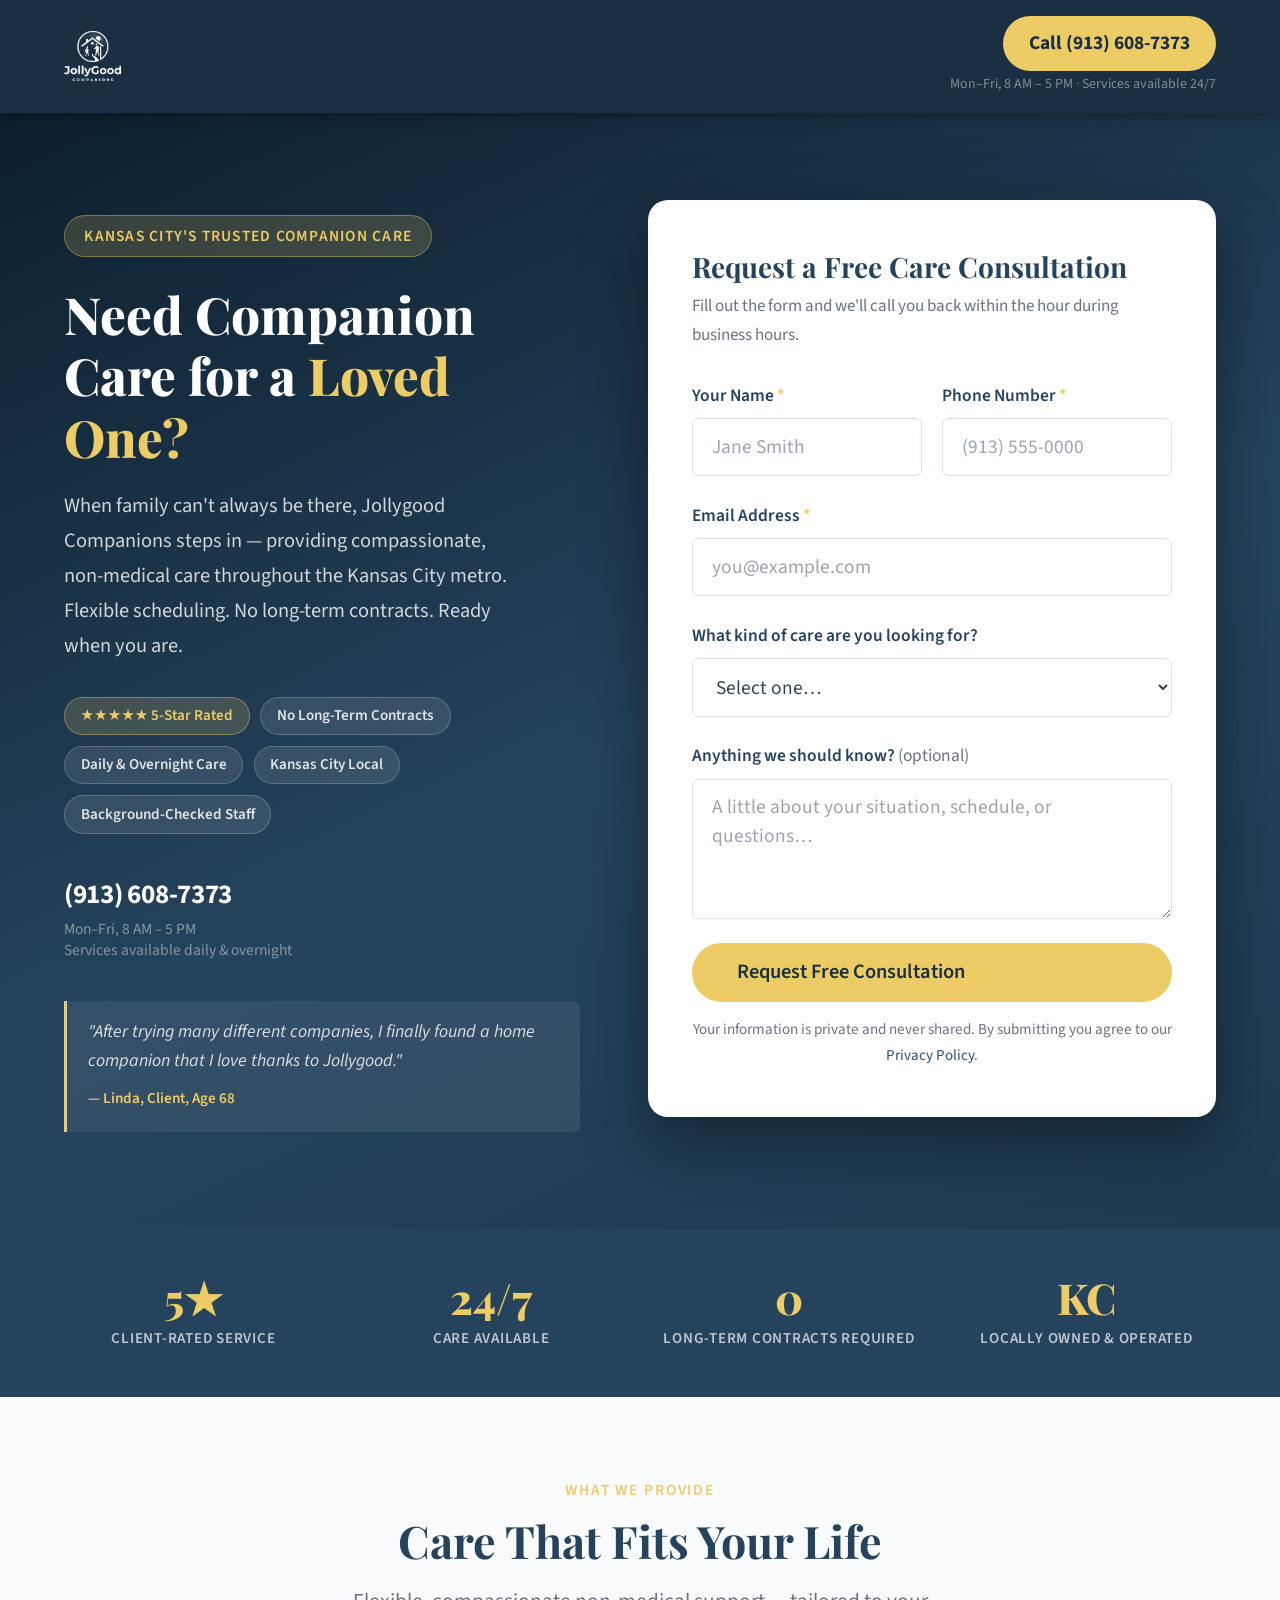
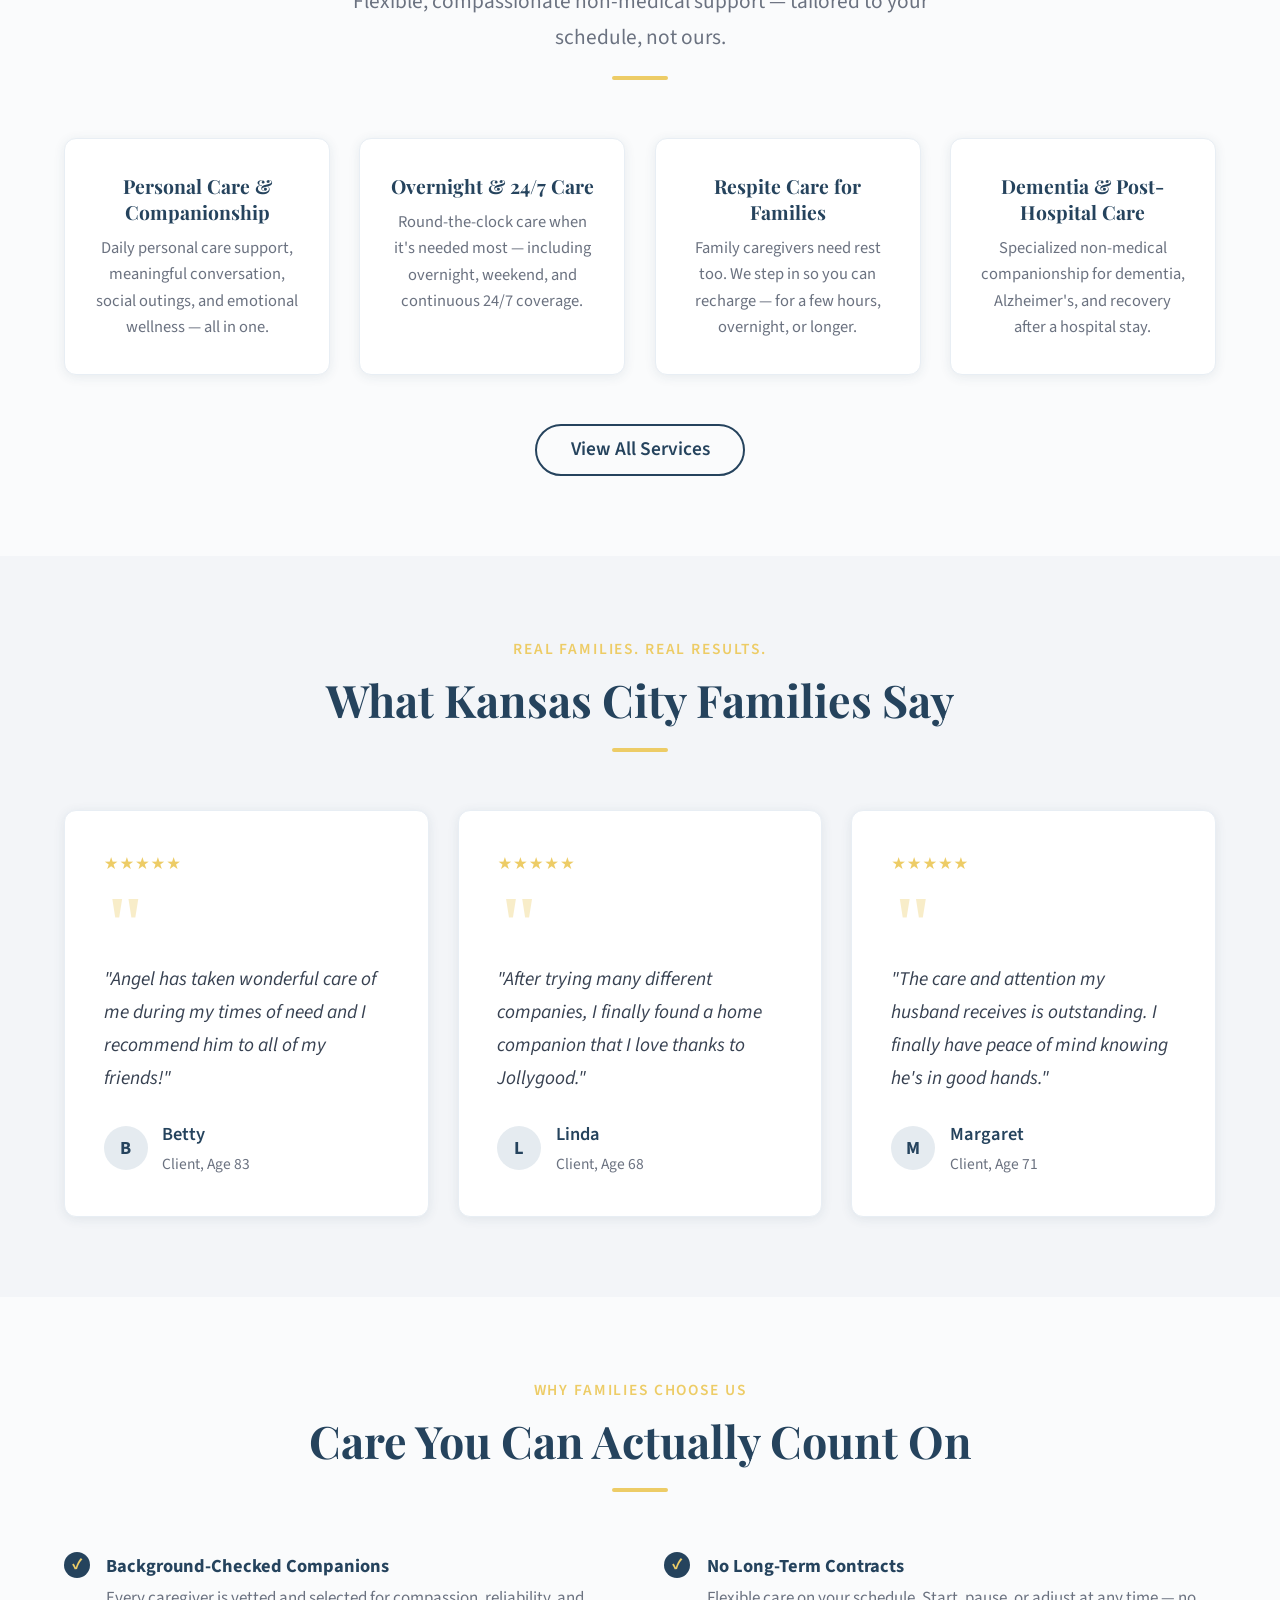
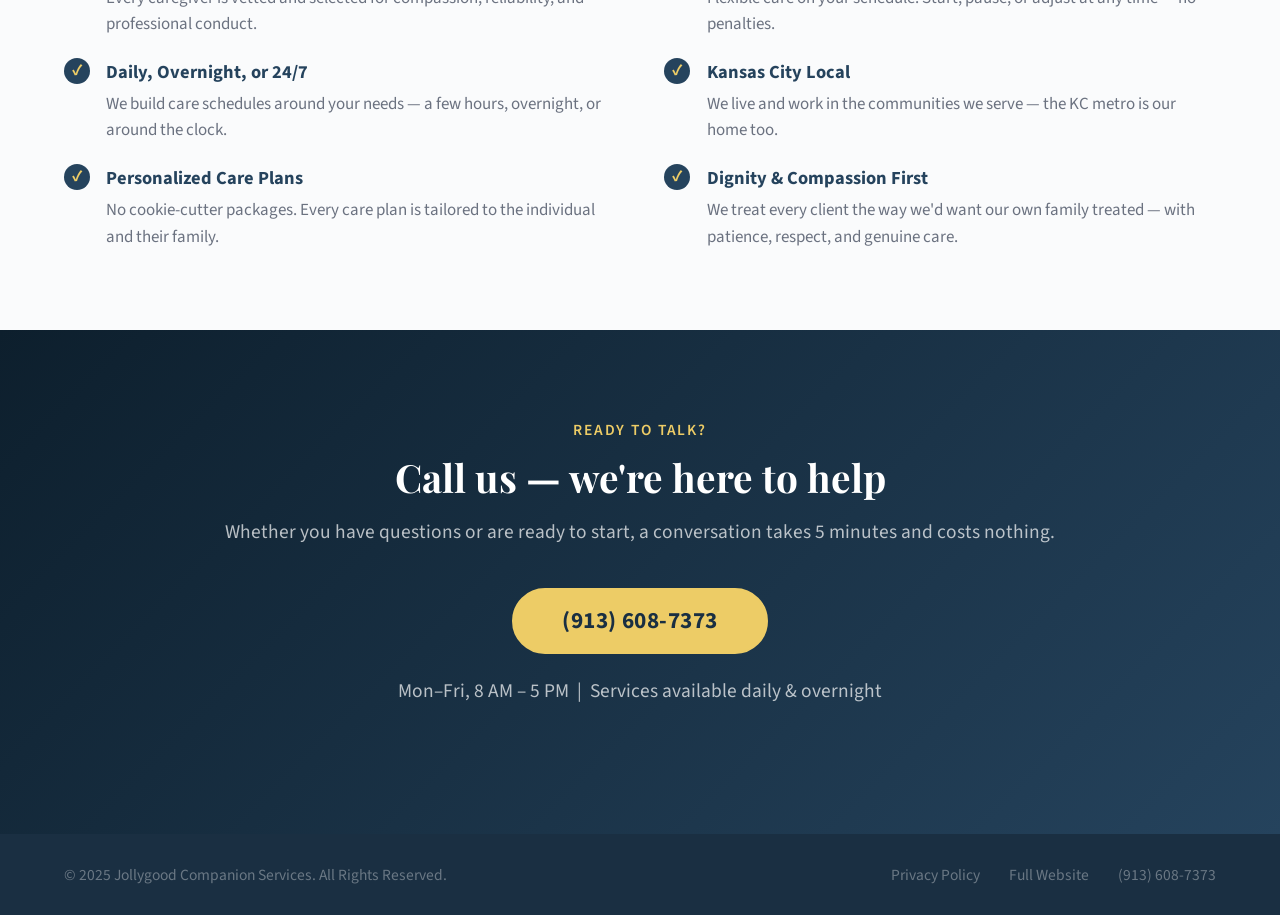
<file: get-started.html>
<!DOCTYPE html>
<html lang="en">
<head>
  <meta charset="UTF-8" />
  <meta name="viewport" content="width=device-width, initial-scale=1.0" />
  <title>Get Companion Care in Kansas City — Jollygood Companions</title>
  <meta name="description" content="Request a free companion care consultation for a loved one in Kansas City. Compassionate, non-medical care with no long-term contracts. Call (913) 608-7373." />
  <!-- noindex: this is a paid ad landing page, not meant for organic search -->
  <meta name="robots" content="noindex, nofollow" />

  <link rel="icon" href="images/icon.png" type="image/png" />
  <link rel="preconnect" href="https://fonts.googleapis.com" />
  <link rel="preconnect" href="https://fonts.gstatic.com" crossorigin />
  <link href="https://fonts.googleapis.com/css2?family=Playfair+Display:wght@600;700;800&family=Source+Sans+3:wght@400;500;600&display=swap" rel="stylesheet" />
  <link rel="stylesheet" href="css/global.css" />

  <style>
    /* ==========================================================================
       Landing Page — Stripped navigation, single-goal conversion layout
       ========================================================================== */

    /* Minimal sticky header */
    .lp-header {
      background: var(--color-primary-dark);
      padding: 0.85rem 0;
      position: sticky;
      top: 0;
      z-index: 100;
      box-shadow: 0 2px 12px rgba(0,0,0,0.35);
    }

    .lp-header-inner {
      display: flex;
      align-items: center;
      justify-content: space-between;
      gap: 1rem;
    }

    .lp-logo-img {
      height: 50px;
      width: auto;
      display: block;
    }

    .lp-header-right {
      display: flex;
      flex-direction: column;
      align-items: flex-end;
      gap: 0.1rem;
    }

    .lp-call-btn {
      display: inline-flex;
      align-items: center;
      gap: 0.4rem;
      background: var(--color-accent);
      color: var(--color-primary-dark);
      font-weight: 700;
      font-size: 1rem;
      padding: 0.55rem 1.35rem;
      border-radius: 9999px;
      text-decoration: none;
      transition: background var(--transition);
      white-space: nowrap;
    }

    .lp-call-btn:hover {
      background: var(--color-accent-hover);
      color: var(--color-primary-dark);
    }

    .lp-header-hours {
      font-size: 0.72rem;
      color: rgba(255,255,255,0.45);
      text-align: right;
    }

    /* Hero section */
    .lp-hero {
      background: linear-gradient(155deg, #0d1f2d 0%, #25435D 55%, #1e3a50 100%);
      padding: 4.5rem 0 5rem;
    }

    .lp-hero-grid {
      display: grid;
      grid-template-columns: 1fr 1.1fr;
      gap: 3.5rem;
      align-items: start;
    }

    /* Hero left — headline */
    .lp-headline {
      padding-top: 0.75rem;
    }

    .hero-badge {
      display: inline-flex;
      align-items: center;
      gap: 0.5rem;
      background: rgba(237,204,102,0.18);
      border: 1px solid rgba(237,204,102,0.40);
      color: #EDCC66;
      font-size: 0.8rem;
      font-weight: 600;
      letter-spacing: 0.08em;
      text-transform: uppercase;
      padding: 0.35rem 1rem;
      border-radius: 9999px;
      margin-bottom: 1.4rem;
    }

    .lp-headline h1 {
      font-size: clamp(1.85rem, 4vw, 2.75rem);
      color: #fff;
      font-weight: 800;
      line-height: 1.2;
      margin-bottom: 1rem;
    }

    .lp-headline h1 em {
      font-style: normal;
      color: #EDCC66;
    }

    .lp-headline > p {
      font-size: 1.05rem;
      color: rgba(255,255,255,0.80);
      line-height: 1.72;
      margin-bottom: 1.75rem;
      max-width: 460px;
    }

    .lp-trust-pills {
      display: flex;
      flex-wrap: wrap;
      gap: 0.55rem;
      margin-bottom: 2rem;
    }

    .lp-trust-pill {
      background: rgba(255,255,255,0.10);
      border: 1px solid rgba(255,255,255,0.20);
      color: rgba(255,255,255,0.85);
      font-size: 0.78rem;
      font-weight: 600;
      padding: 0.28rem 0.8rem;
      border-radius: 9999px;
    }

    .lp-trust-pill.gold {
      background: rgba(237,204,102,0.18);
      border-color: rgba(237,204,102,0.40);
      color: #EDCC66;
    }

    .lp-hero-phone {
      display: flex;
      align-items: center;
      gap: 0.75rem;
      margin-bottom: 2rem;
    }

    .lp-hero-phone a {
      color: #fff;
      font-size: 1.4rem;
      font-weight: 700;
      text-decoration: none;
      letter-spacing: -0.01em;
    }

    .lp-hero-phone a:hover { color: #EDCC66; }

    .lp-hero-phone-note {
      font-size: 0.8rem;
      color: rgba(255,255,255,0.45);
      line-height: 1.4;
    }

    .lp-quote-mini {
      background: rgba(255,255,255,0.07);
      border-left: 3px solid var(--color-accent);
      border-radius: 0 var(--radius-sm) var(--radius-sm) 0;
      padding: 0.9rem 1.1rem;
    }

    .lp-quote-mini p {
      color: rgba(255,255,255,0.82);
      font-style: italic;
      font-size: 0.92rem;
      margin: 0 0 0.3rem;
      line-height: 1.6;
    }

    .lp-quote-mini .lp-quote-credit {
      font-size: 0.78rem;
      color: var(--color-accent);
      font-weight: 600;
      font-style: normal;
    }

    /* Hero right — form card */
    .lp-form-card {
      background: var(--color-surface);
      border-radius: var(--radius-lg);
      padding: 2.5rem 2.25rem;
      box-shadow: 0 24px 64px rgba(0,0,0,0.40);
    }

    .lp-form-card h2 {
      font-size: 1.45rem;
      color: var(--color-text-dark);
      margin-bottom: 0.4rem;
    }

    .lp-form-card > p {
      color: var(--color-text-muted);
      font-size: 0.88rem;
      margin-bottom: 1.6rem;
    }

    .form-row {
      display: grid;
      grid-template-columns: 1fr 1fr;
      gap: 1rem;
    }

    .form-note {
      font-size: 0.78rem;
      color: var(--color-text-muted);
      margin-top: 0.75rem;
      text-align: center;
    }

    .form-note a { color: var(--color-primary-mid); }

    /* Stats strip */
    .lp-stats-strip {
      background: var(--color-primary);
      padding: 2.5rem 0;
    }

    .lp-stats-grid {
      display: grid;
      grid-template-columns: repeat(4, 1fr);
      gap: 2rem;
      text-align: center;
    }

    .lp-stat-value {
      font-family: var(--font-heading);
      font-size: 2.2rem;
      font-weight: 800;
      color: var(--color-accent);
      line-height: 1;
      margin-bottom: 0.4rem;
    }

    .lp-stat-label {
      font-size: 0.78rem;
      color: rgba(255,255,255,0.7);
      font-weight: 600;
      text-transform: uppercase;
      letter-spacing: 0.05em;
      line-height: 1.4;
    }

    /* Services preview */
    .lp-services-section { background: var(--color-bg); }

    .lp-services-grid {
      display: grid;
      grid-template-columns: repeat(4, 1fr);
      gap: 1.5rem;
      margin-top: 2.5rem;
    }

    .lp-service-card {
      background: var(--color-surface);
      border: 1px solid var(--color-border-light);
      border-radius: var(--radius-md);
      padding: 1.75rem 1.5rem;
      box-shadow: var(--shadow-card);
      text-align: center;
      transition: all var(--transition);
    }

    .lp-service-card:hover {
      transform: translateY(-3px);
      box-shadow: var(--shadow-md);
    }

    .lp-service-icon {
      display: none;
    }

    .lp-service-card h3 {
      font-size: 1rem;
      margin-bottom: 0.5rem;
      color: var(--color-text-dark);
      line-height: 1.35;
    }

    .lp-service-card p {
      font-size: 0.85rem;
      color: var(--color-text-muted);
      margin: 0;
      line-height: 1.6;
    }

    /* Testimonials */
    .lp-testimonials-strip { background: var(--color-surface-alt); }

    .lp-testimonials-grid {
      display: grid;
      grid-template-columns: repeat(3, 1fr);
      gap: 1.5rem;
      margin-top: 2.5rem;
    }

    /* Why choose */
    .lp-why-section { background: var(--color-bg); }

    .lp-why-grid {
      display: grid;
      grid-template-columns: 1fr 1fr;
      gap: 1rem 2.5rem;
      margin-top: 2rem;
    }

    .lp-why-item {
      display: flex;
      gap: 0.85rem;
      align-items: flex-start;
    }

    .lp-why-check {
      width: 26px;
      height: 26px;
      background: var(--color-primary);
      border-radius: 50%;
      display: flex;
      align-items: center;
      justify-content: center;
      color: var(--color-accent);
      font-weight: 800;
      font-size: 0.82rem;
      flex-shrink: 0;
      margin-top: 1px;
    }

    .lp-why-text strong {
      display: block;
      font-size: 0.95rem;
      color: var(--color-text-dark);
      margin-bottom: 0.15rem;
    }

    .lp-why-text p {
      font-size: 0.875rem;
      color: var(--color-text-muted);
      margin: 0;
      line-height: 1.55;
    }

    /* Bottom CTA */
    .lp-bottom-cta {
      background: linear-gradient(135deg, #0d1f2d 0%, #25435D 100%);
      padding: 4.5rem 0;
      text-align: center;
    }

    .lp-bottom-cta .section-label { color: var(--color-accent); }

    .lp-bottom-cta h2 {
      color: #fff;
      font-size: 2rem;
      margin-bottom: 0.75rem;
    }

    .lp-bottom-cta > .container > p {
      color: rgba(255,255,255,0.7);
      margin-bottom: 2rem;
      font-size: 1rem;
    }

    .lp-bottom-cta .hours-note {
      color: rgba(255,255,255,0.45);
      font-size: 0.85rem;
      margin-top: 1.1rem;
    }

    /* Minimal footer */
    .lp-footer {
      background: var(--color-footer-bg);
      padding: 1.4rem 0;
    }

    .lp-footer-inner {
      display: flex;
      align-items: center;
      justify-content: space-between;
      flex-wrap: wrap;
      gap: 0.75rem;
    }

    .lp-footer p,
    .lp-footer a {
      font-size: 0.8rem;
      color: rgba(255,255,255,0.35);
      margin: 0;
      text-decoration: none;
    }

    .lp-footer a:hover { color: rgba(255,255,255,0.65); }

    .lp-footer-links { display: flex; gap: 1.5rem; }

    /* Scroll animations */
    .fade-in {
      opacity: 0;
      transform: translateY(18px);
      transition: opacity 0.5s ease, transform 0.5s ease;
    }

    .fade-in.in-view {
      opacity: 1;
      transform: none;
    }

    /* ---- Responsive ---- */
    @media (max-width: 1024px) {
      .lp-services-grid { grid-template-columns: repeat(2, 1fr); }
    }

    @media (max-width: 900px) {
      .lp-hero-grid {
        grid-template-columns: 1fr;
        gap: 2.5rem;
      }
      .lp-hero { padding: 3rem 0 4rem; }
      .lp-headline > p { max-width: 100%; }
      .lp-stats-grid { grid-template-columns: repeat(2, 1fr); }
      .lp-testimonials-grid { grid-template-columns: 1fr; }
      .lp-why-grid { grid-template-columns: 1fr; }
    }

    @media (max-width: 600px) {
      .lp-services-grid { grid-template-columns: 1fr; }
      .form-row { grid-template-columns: 1fr; }
      .lp-form-card { padding: 2rem 1.5rem; }
      .lp-call-btn { font-size: 0.9rem; padding: 0.5rem 1rem; }
    }
  </style>

  <!-- =====================================================================
       ANALYTICS — Replace placeholder IDs before going live
       ===================================================================== -->
  <script async src="https://www.googletagmanager.com/gtag/js?id=G-XXXXXXXXXX"></script>
  <script>
    window.dataLayer = window.dataLayer || [];
    function gtag(){dataLayer.push(arguments);}
    gtag('js', new Date());
    gtag('config', 'G-XXXXXXXXXX');
  </script>
  <script>
  !function(f,b,e,v,n,t,s){if(f.fbq)return;n=f.fbq=function(){n.callMethod?
  n.callMethod.apply(n,arguments):n.queue.push(arguments)};if(!f._fbq)f._fbq=n;
  n.push=n;n.loaded=!0;n.version='2.0';n.queue=[];t=b.createElement(e);t.async=!0;
  t.src=v;s=b.getElementsByTagName(e)[0];s.parentNode.insertBefore(t,s)}(window,
  document,'script','https://connect.facebook.net/en_US/fbevents.js');
  fbq('init', 'XXXXXXXXXXXXXXX');
  fbq('track', 'PageView');
  </script>
  <noscript><img height="1" width="1" style="display:none"
    src="https://www.facebook.com/tr?id=XXXXXXXXXXXXXXX&ev=PageView&noscript=1"/></noscript>
</head>
<body>

  <!-- ==========================================================================
       MINIMAL HEADER — logo + phone only, no distracting nav links
       ========================================================================== -->
  <header class="lp-header" role="banner">
    <div class="container">
      <div class="lp-header-inner">
        <a href="index.html" aria-label="Jollygood Companions — Home">
          <img src="images/logo-white.png" alt="Jollygood Companions" class="lp-logo-img" />
        </a>
        <div class="lp-header-right">
          <a href="tel:9136087373" class="lp-call-btn">Call (913) 608-7373</a>
          <span class="lp-header-hours">Mon–Fri, 8 AM – 5 PM · Services available 24/7</span>
        </div>
      </div>
    </div>
  </header>

  <main id="main-content">

    <!-- ========================================================================
         HERO — headline left, form right
         ======================================================================== -->
    <section class="lp-hero" aria-label="Get started">
      <div class="container">
        <div class="lp-hero-grid">

          <!-- Left: headline + trust + phone -->
          <div class="lp-headline">
            <div class="hero-badge">Kansas City's Trusted Companion Care</div>
            <h1>Need Companion Care for a <em>Loved One?</em></h1>
            <p>When family can't always be there, Jollygood Companions steps in — providing compassionate, non-medical care throughout the Kansas City metro. Flexible scheduling. No long-term contracts. Ready when you are.</p>

            <div class="lp-trust-pills" role="list" aria-label="Key features">
              <span class="lp-trust-pill gold" role="listitem">★★★★★ 5-Star Rated</span>
              <span class="lp-trust-pill" role="listitem">No Long-Term Contracts</span>
              <span class="lp-trust-pill" role="listitem">Daily &amp; Overnight Care</span>
              <span class="lp-trust-pill" role="listitem">Kansas City Local</span>
              <span class="lp-trust-pill" role="listitem">Background-Checked Staff</span>
            </div>

            <div class="lp-hero-phone" aria-label="Phone contact">
              <div>
                <a href="tel:9136087373">(913) 608-7373</a>
                <div class="lp-hero-phone-note">Mon–Fri, 8 AM – 5 PM<br>Services available daily &amp; overnight</div>
              </div>
            </div>

            <div class="lp-quote-mini" role="figure" aria-label="Client testimonial">
              <p>"After trying many different companies, I finally found a home companion that I love thanks to Jollygood."</p>
              <span class="lp-quote-credit">— Linda, Client, Age 68</span>
            </div>
          </div>

          <!-- Right: consultation form -->
          <div class="lp-form-card" role="region" aria-labelledby="lp-form-heading">
            <h2 id="lp-form-heading">Request a Free Care Consultation</h2>
            <p>Fill out the form and we'll call you back within the hour during business hours.</p>

            <!--
              Web3Forms contact form.
              IMPORTANT: Replace YOUR_WEB3FORMS_KEY with Angel's actual key.
              The subject "Ad Lead" helps Angel identify which leads came from paid ads.
            -->
            <form
              action="https://api.web3forms.com/submit"
              method="POST"
              id="contact-form"
              aria-label="Care consultation request form"
            >
              <input type="hidden" name="access_key" value="YOUR_WEB3FORMS_KEY" />
              <input type="hidden" name="subject" value="New Care Inquiry — Paid Ad Lead" />
              <input type="hidden" name="redirect" value="https://jollygoodcompanions.com/thank-you.html" />
              <input type="checkbox" name="botcheck" style="display:none;" tabindex="-1" aria-hidden="true" />

              <div class="form-row">
                <div class="form-group">
                  <label class="form-label" for="lp-name">Your Name <span aria-hidden="true" style="color:var(--color-accent);">*</span></label>
                  <input class="form-control" type="text" id="lp-name" name="Name" placeholder="Jane Smith" required autocomplete="name" />
                </div>
                <div class="form-group">
                  <label class="form-label" for="lp-phone">Phone Number <span aria-hidden="true" style="color:var(--color-accent);">*</span></label>
                  <input class="form-control" type="tel" id="lp-phone" name="Phone" placeholder="(913) 555-0000" required autocomplete="tel" />
                </div>
              </div>

              <div class="form-group">
                <label class="form-label" for="lp-email">Email Address <span aria-hidden="true" style="color:var(--color-accent);">*</span></label>
                <input class="form-control" type="email" id="lp-email" name="Email" placeholder="you@example.com" required autocomplete="email" />
              </div>

              <div class="form-group">
                <label class="form-label" for="lp-type">What kind of care are you looking for?</label>
                <select class="form-control" id="lp-type" name="Subject">
                  <option value="">Select one…</option>
                  <option value="Starting Care Services">Starting Companion Care Services</option>
                  <option value="Respite Care">Respite Care — I Need a Break</option>
                  <option value="Overnight Care">Overnight or 24/7 Care</option>
                  <option value="Post-Hospital Care">Post-Hospital Discharge Support</option>
                  <option value="Dementia Companionship">Dementia / Alzheimer's Companionship</option>
                  <option value="Transportation Errands">Transportation &amp; Errands</option>
                  <option value="General Inquiry">Just Exploring Options</option>
                </select>
              </div>

              <div class="form-group">
                <label class="form-label" for="lp-message">Anything we should know? <span style="color:var(--color-text-muted); font-weight:400;">(optional)</span></label>
                <textarea class="form-control" id="lp-message" name="Message" placeholder="A little about your situation, schedule, or questions…" rows="3"></textarea>
              </div>

              <button type="submit" class="btn btn-primary btn-lg" style="width:100%; font-size:1.05rem;">
                Request Free Consultation
              </button>

              <p class="form-note">
                Your information is private and never shared. By submitting you agree to our <a href="privacy-policy.html">Privacy Policy</a>.
              </p>
            </form>
          </div>

        </div>
      </div>
    </section>

    <!-- ========================================================================
         STATS STRIP
         ======================================================================== -->
    <section class="lp-stats-strip" aria-label="Key facts about Jollygood Companions">
      <div class="container">
        <div class="lp-stats-grid">
          <div>
            <div class="lp-stat-value">5★</div>
            <div class="lp-stat-label">Client-Rated Service</div>
          </div>
          <div>
            <div class="lp-stat-value">24/7</div>
            <div class="lp-stat-label">Care Available</div>
          </div>
          <div>
            <div class="lp-stat-value">0</div>
            <div class="lp-stat-label">Long-Term Contracts Required</div>
          </div>
          <div>
            <div class="lp-stat-value">KC</div>
            <div class="lp-stat-label">Locally Owned &amp; Operated</div>
          </div>
        </div>
      </div>
    </section>

    <!-- ========================================================================
         SERVICES PREVIEW
         ======================================================================== -->
    <section class="section lp-services-section" aria-labelledby="lp-services-heading">
      <div class="container">
        <div class="text-center section-title-block center fade-in">
          <span class="section-label">What We Provide</span>
          <h2 id="lp-services-heading" class="section-title">Care That Fits Your Life</h2>
          <p class="section-subtitle">Flexible, compassionate non-medical support — tailored to your schedule, not ours.</p>
        </div>

        <div class="lp-services-grid">
          <div class="lp-service-card fade-in">
            <div class="lp-service-icon" aria-hidden="true"></div>
            <h3>Personal Care &amp; Companionship</h3>
            <p>Daily personal care support, meaningful conversation, social outings, and emotional wellness — all in one.</p>
          </div>
          <div class="lp-service-card fade-in">
            <div class="lp-service-icon" aria-hidden="true"></div>
            <h3>Overnight &amp; 24/7 Care</h3>
            <p>Round-the-clock care when it's needed most — including overnight, weekend, and continuous 24/7 coverage.</p>
          </div>
          <div class="lp-service-card fade-in">
            <div class="lp-service-icon" aria-hidden="true"></div>
            <h3>Respite Care for Families</h3>
            <p>Family caregivers need rest too. We step in so you can recharge — for a few hours, overnight, or longer.</p>
          </div>
          <div class="lp-service-card fade-in">
            <div class="lp-service-icon" aria-hidden="true"></div>
            <h3>Dementia &amp; Post-Hospital Care</h3>
            <p>Specialized non-medical companionship for dementia, Alzheimer's, and recovery after a hospital stay.</p>
          </div>
        </div>

        <div class="text-center" style="margin-top:2.5rem;">
          <a href="services.html" class="btn btn-outline" target="_blank" rel="noopener">View All Services</a>
        </div>
      </div>
    </section>

    <!-- ========================================================================
         TESTIMONIALS
         ======================================================================== -->
    <section class="section lp-testimonials-strip" aria-labelledby="lp-testimonials-heading">
      <div class="container">
        <div class="text-center section-title-block center fade-in">
          <span class="section-label">Real Families. Real Results.</span>
          <h2 id="lp-testimonials-heading" class="section-title">What Kansas City Families Say</h2>
        </div>

        <div class="lp-testimonials-grid">
          <div class="testimonial-card fade-in">
            <span class="stars" aria-label="5 stars">★★★★★</span>
            <span class="quote-mark" aria-hidden="true">"</span>
            <blockquote>"Angel has taken wonderful care of me during my times of need and I recommend him to all of my friends!"</blockquote>
            <div class="testimonial-author">
              <div class="testimonial-avatar" aria-hidden="true">B</div>
              <div>
                <span class="testimonial-name">Betty</span>
                <span class="testimonial-detail">Client, Age 83</span>
              </div>
            </div>
          </div>

          <div class="testimonial-card fade-in">
            <span class="stars" aria-label="5 stars">★★★★★</span>
            <span class="quote-mark" aria-hidden="true">"</span>
            <blockquote>"After trying many different companies, I finally found a home companion that I love thanks to Jollygood."</blockquote>
            <div class="testimonial-author">
              <div class="testimonial-avatar" aria-hidden="true">L</div>
              <div>
                <span class="testimonial-name">Linda</span>
                <span class="testimonial-detail">Client, Age 68</span>
              </div>
            </div>
          </div>

          <div class="testimonial-card fade-in">
            <span class="stars" aria-label="5 stars">★★★★★</span>
            <span class="quote-mark" aria-hidden="true">"</span>
            <blockquote>"The care and attention my husband receives is outstanding. I finally have peace of mind knowing he's in good hands."</blockquote>
            <div class="testimonial-author">
              <div class="testimonial-avatar" aria-hidden="true">M</div>
              <div>
                <span class="testimonial-name">Margaret</span>
                <span class="testimonial-detail">Client, Age 71</span>
              </div>
            </div>
          </div>
        </div>
      </div>
    </section>

    <!-- ========================================================================
         WHY JOLLYGOOD
         ======================================================================== -->
    <section class="section lp-why-section" aria-labelledby="lp-why-heading">
      <div class="container">
        <div class="text-center section-title-block center fade-in">
          <span class="section-label">Why Families Choose Us</span>
          <h2 id="lp-why-heading" class="section-title">Care You Can Actually Count On</h2>
        </div>

        <div class="lp-why-grid fade-in">
          <div class="lp-why-item">
            <div class="lp-why-check" aria-hidden="true">✓</div>
            <div class="lp-why-text">
              <strong>Background-Checked Companions</strong>
              <p>Every caregiver is vetted and selected for compassion, reliability, and professional conduct.</p>
            </div>
          </div>
          <div class="lp-why-item">
            <div class="lp-why-check" aria-hidden="true">✓</div>
            <div class="lp-why-text">
              <strong>No Long-Term Contracts</strong>
              <p>Flexible care on your schedule. Start, pause, or adjust at any time — no penalties.</p>
            </div>
          </div>
          <div class="lp-why-item">
            <div class="lp-why-check" aria-hidden="true">✓</div>
            <div class="lp-why-text">
              <strong>Daily, Overnight, or 24/7</strong>
              <p>We build care schedules around your needs — a few hours, overnight, or around the clock.</p>
            </div>
          </div>
          <div class="lp-why-item">
            <div class="lp-why-check" aria-hidden="true">✓</div>
            <div class="lp-why-text">
              <strong>Kansas City Local</strong>
              <p>We live and work in the communities we serve — the KC metro is our home too.</p>
            </div>
          </div>
          <div class="lp-why-item">
            <div class="lp-why-check" aria-hidden="true">✓</div>
            <div class="lp-why-text">
              <strong>Personalized Care Plans</strong>
              <p>No cookie-cutter packages. Every care plan is tailored to the individual and their family.</p>
            </div>
          </div>
          <div class="lp-why-item">
            <div class="lp-why-check" aria-hidden="true">✓</div>
            <div class="lp-why-text">
              <strong>Dignity &amp; Compassion First</strong>
              <p>We treat every client the way we'd want our own family treated — with patience, respect, and genuine care.</p>
            </div>
          </div>
        </div>
      </div>
    </section>

    <!-- ========================================================================
         BOTTOM CTA
         ======================================================================== -->
    <section class="lp-bottom-cta" aria-label="Call to action">
      <div class="container">
        <span class="section-label">Ready to Talk?</span>
        <h2>Call us — we're here to help</h2>
        <p>Whether you have questions or are ready to start, a conversation takes 5 minutes and costs nothing.</p>
        <a href="tel:9136087373" class="btn btn-phone btn-lg" style="font-size:1.2rem; padding:1rem 2.5rem;">
          (913) 608-7373
        </a>
        <p class="hours-note">Mon–Fri, 8 AM – 5 PM &nbsp;|&nbsp; Services available daily &amp; overnight</p>
      </div>
    </section>

  </main>

  <!-- ==========================================================================
       MINIMAL FOOTER — required for Meta ad policy (Privacy Policy link)
       ========================================================================== -->
  <footer class="lp-footer" role="contentinfo">
    <div class="container">
      <div class="lp-footer-inner">
        <p>© 2025 Jollygood Companion Services. All Rights Reserved.</p>
        <div class="lp-footer-links">
          <a href="privacy-policy.html">Privacy Policy</a>
          <a href="index.html">Full Website</a>
          <a href="tel:9136087373">(913) 608-7373</a>
        </div>
      </div>
    </div>
  </footer>

  <script src="js/main.js"></script>
</body>
</html>
</file>
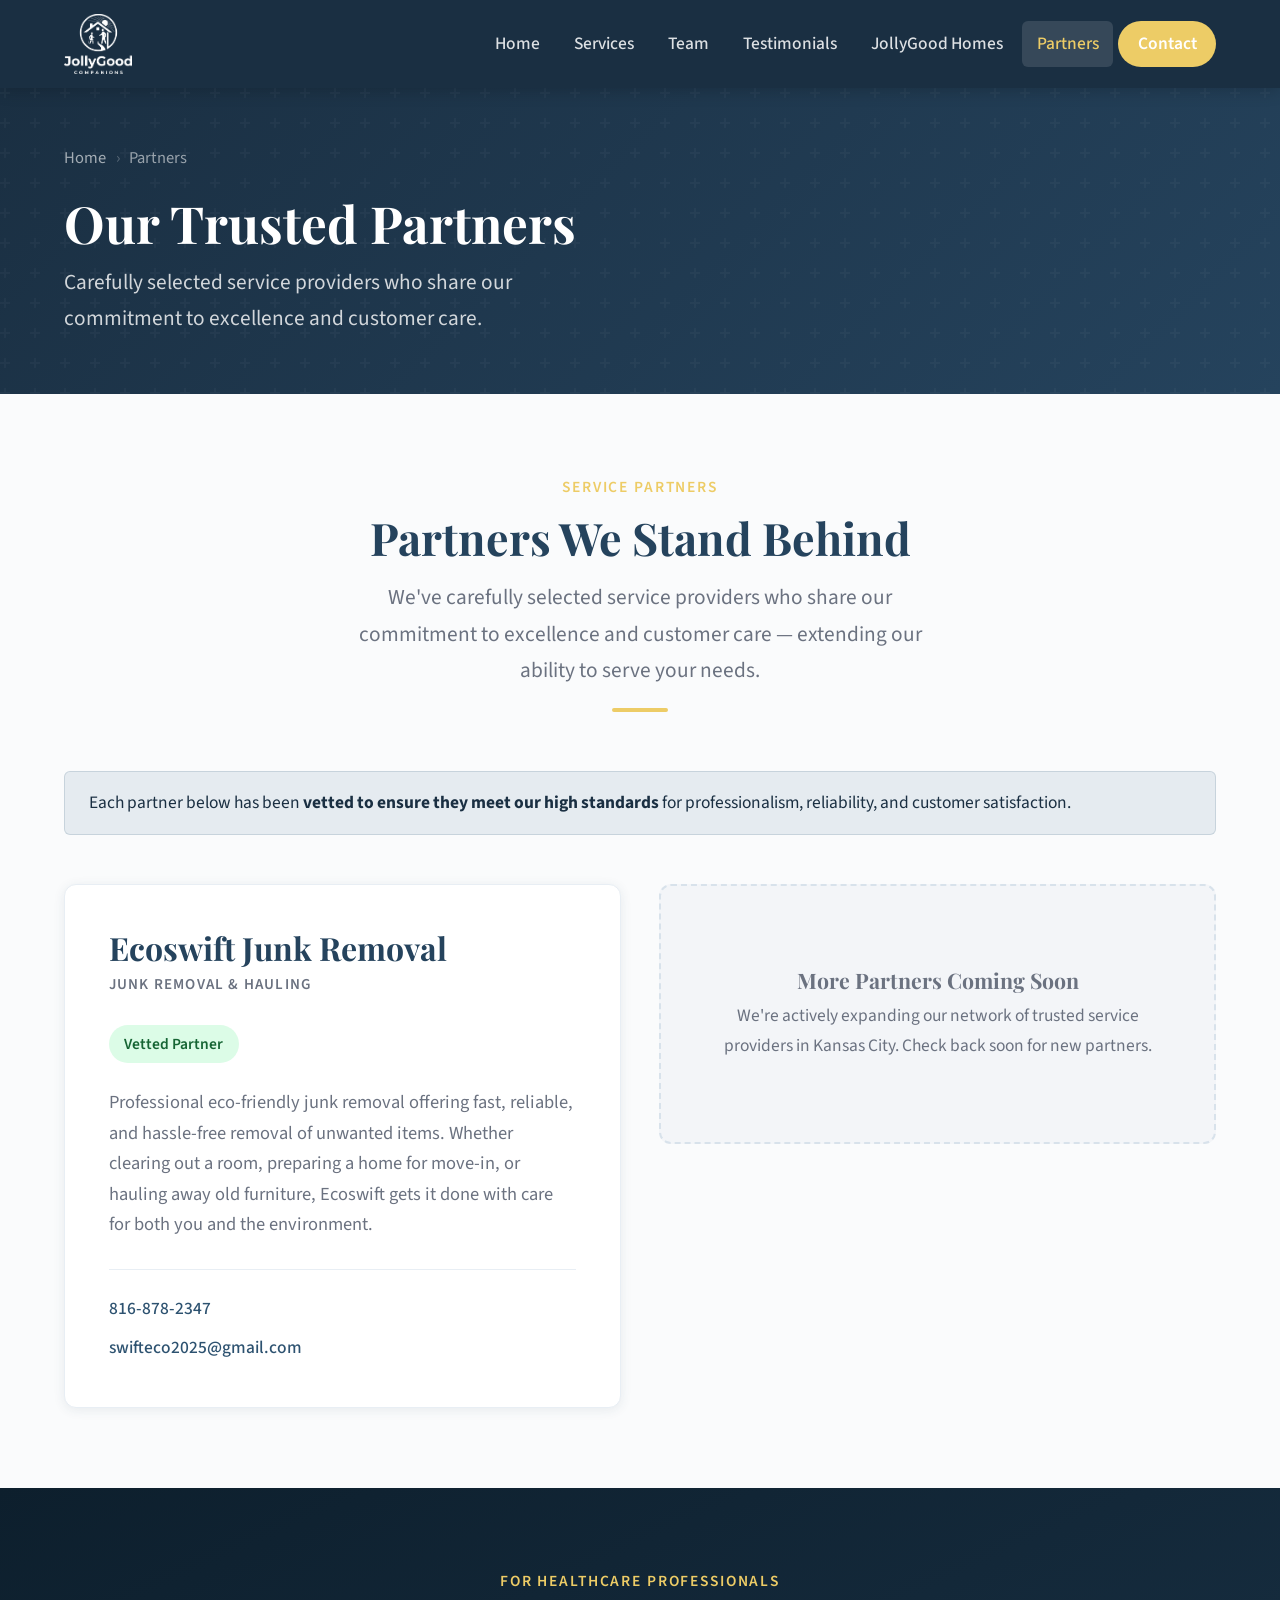
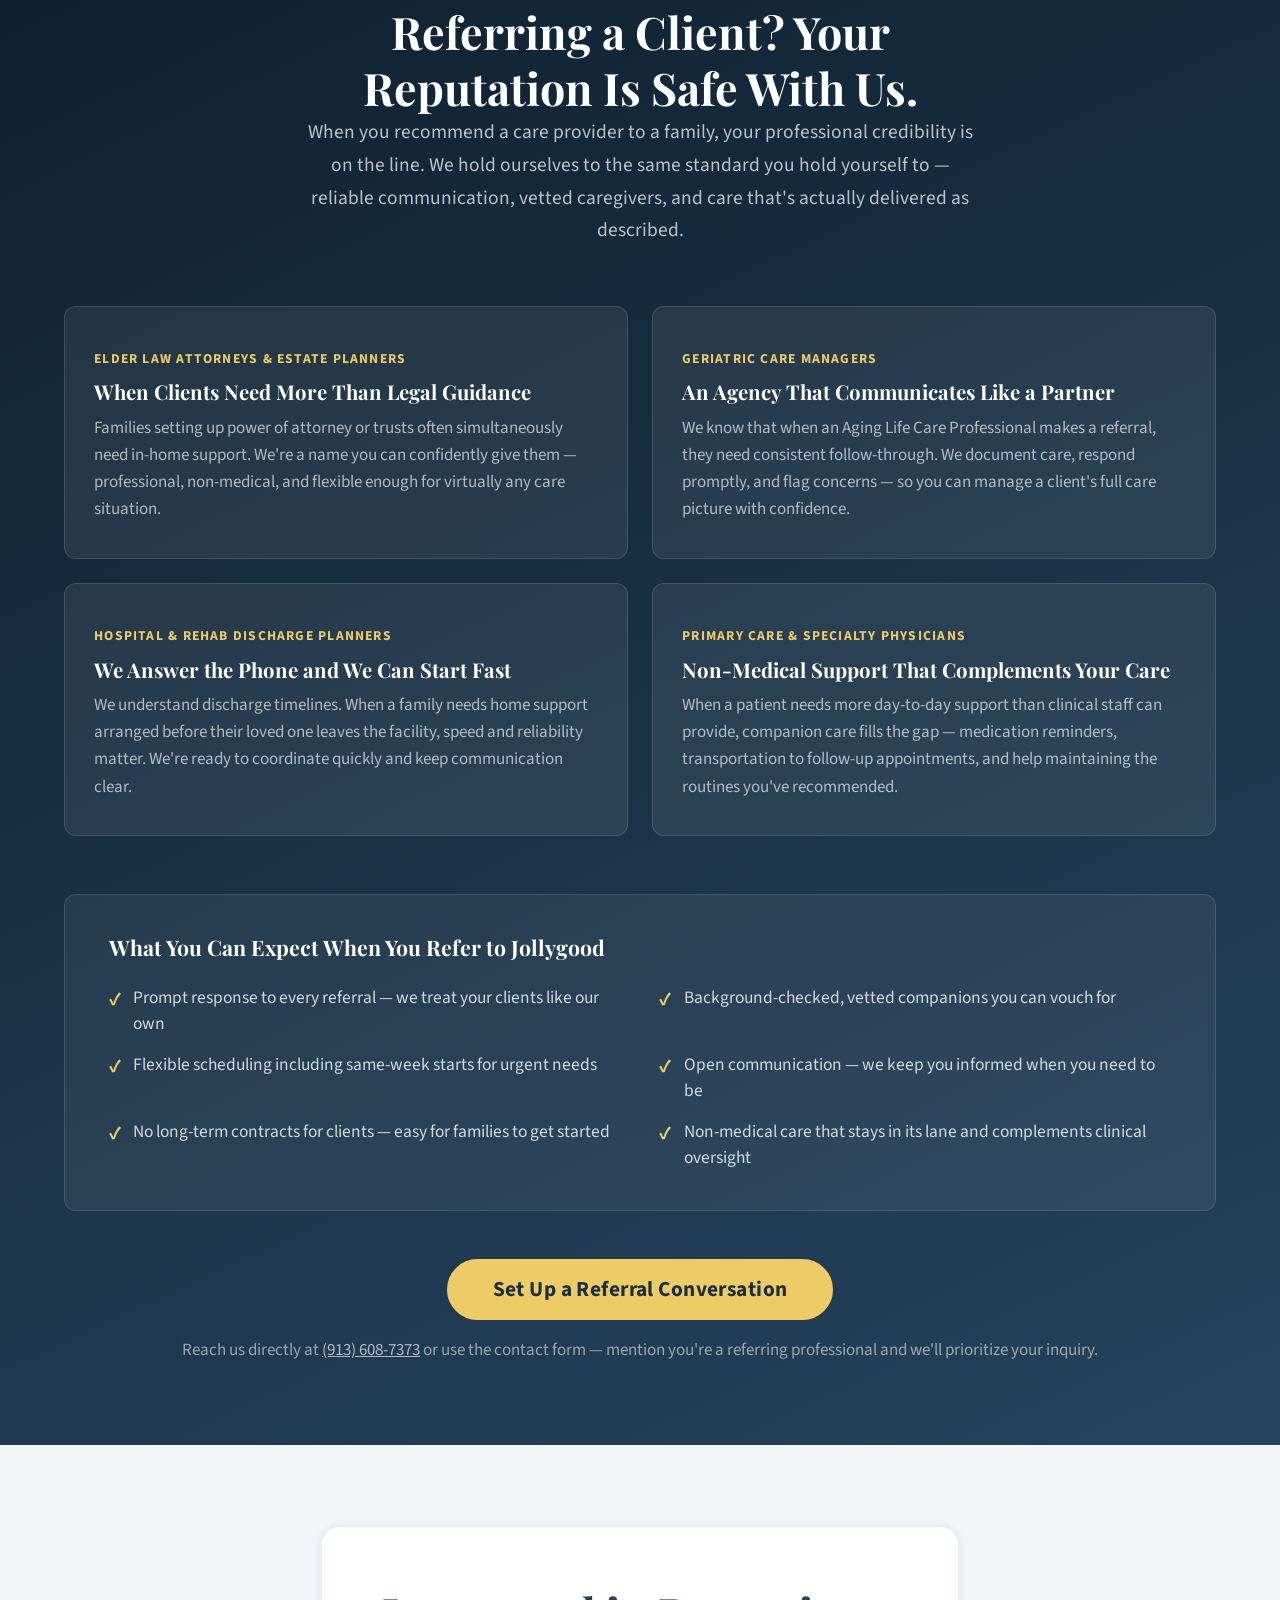
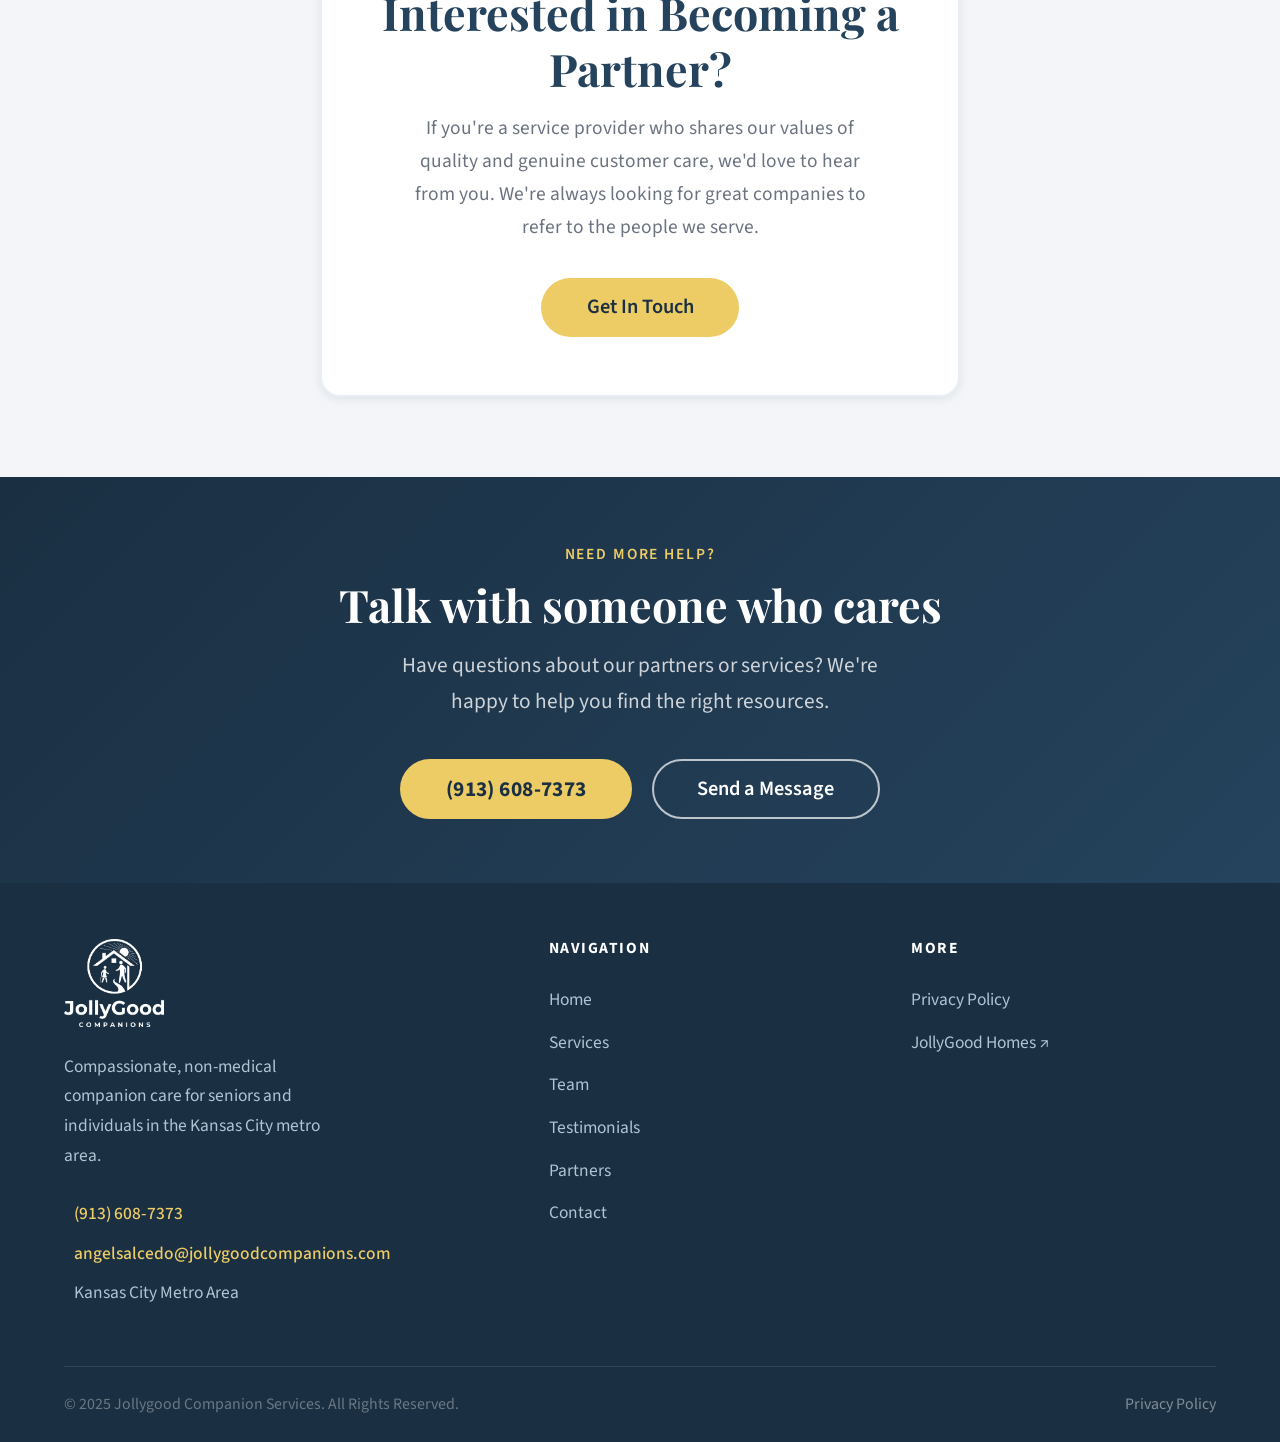
<file: partners.html>
<!DOCTYPE html>
<html lang="en">
<head>
  <meta charset="UTF-8" />
  <meta name="viewport" content="width=device-width, initial-scale=1.0" />
  <title>Our Trusted Partners — Jollygood Companions</title>
  <meta name="description" content="Jollygood Companions partners with carefully vetted service providers in Kansas City who share our commitment to excellence and customer care." />

  <link rel="icon" href="images/icon.png" type="image/png" />
  <link rel="preconnect" href="https://fonts.googleapis.com" />
  <link rel="preconnect" href="https://fonts.gstatic.com" crossorigin />
  <link href="https://fonts.googleapis.com/css2?family=Playfair+Display:wght@600;700;800&family=Source+Sans+3:wght@400;500;600&display=swap" rel="stylesheet" />
  <link rel="stylesheet" href="css/global.css" />

  <style>
    .partners-grid {
      display: grid;
      grid-template-columns: repeat(auto-fill, minmax(380px, 1fr));
      gap: 2rem;
      align-items: start;
    }

    .partner-card-full {
      background: var(--color-surface);
      border: 1px solid var(--color-border-light);
      border-radius: var(--radius-md);
      padding: 2.25rem;
      box-shadow: var(--shadow-card);
      transition: all var(--transition);
    }

    .partner-card-full:hover {
      transform: translateY(-4px);
      box-shadow: var(--shadow-md);
    }

    .partner-card-header {
      display: flex;
      align-items: flex-start;
      gap: 1rem;
      margin-bottom: 1.25rem;
    }

    .partner-logo-placeholder {
      display: none;
    }

    .partner-name-group h3 {
      margin-bottom: 0.2rem;
    }

    .partner-category {
      font-size: 0.78rem;
      font-weight: 600;
      text-transform: uppercase;
      letter-spacing: 0.08em;
      color: var(--color-text-muted);
    }

    .partner-desc {
      color: var(--color-text-muted);
      font-size: 0.95rem;
      line-height: 1.65;
      margin-bottom: 1.5rem;
    }

    .partner-contacts {
      display: flex;
      flex-direction: column;
      gap: 0.5rem;
      padding-top: 1.25rem;
      border-top: 1px solid var(--color-border-light);
    }

    .partner-contact-row {
      display: flex;
      align-items: center;
      gap: 0.6rem;
      font-size: 0.9rem;
    }

    .partner-contact-row .ci-label {
      font-size: 1rem;
    }

    .partner-contact-row a {
      color: var(--color-primary-mid);
      font-weight: 500;
    }

    .partner-contact-row a:hover {
      color: var(--color-primary);
    }

    .partner-cta-section {
      background: var(--color-surface-alt);
    }

    .partner-cta-card {
      background: var(--color-surface);
      border: 2px solid var(--color-border-light);
      border-radius: var(--radius-lg);
      padding: 3rem;
      text-align: center;
      max-width: 640px;
      margin: 0 auto;
      box-shadow: var(--shadow-sm);
    }

    .partner-cta-card h2 {
      margin-bottom: 0.75rem;
    }

    .partner-cta-card p {
      color: var(--color-text-muted);
      max-width: 460px;
      margin: 0 auto 1.75rem;
    }

    .fade-in {
      opacity: 0;
      transform: translateY(20px);
      transition: opacity 0.5s ease, transform 0.5s ease;
    }
    .fade-in.in-view {
      opacity: 1;
      transform: none;
    }

    @media (max-width: 480px) {
      .partners-grid {
        grid-template-columns: 1fr;
      }
    }

    /* ---- Healthcare / Professional Referral Section ---- */
    .referral-section {
      background: linear-gradient(155deg, #0d1f2d 0%, #25435D 100%);
    }

    .referral-intro {
      max-width: 680px;
      margin: 0 auto 3rem;
      text-align: center;
    }

    .referral-intro .section-label {
      color: var(--color-accent);
    }

    .referral-intro h2 {
      color: #fff;
    }

    .referral-intro p {
      color: rgba(255,255,255,0.72);
      font-size: 1rem;
      line-height: 1.7;
    }

    .referral-types-grid {
      display: grid;
      grid-template-columns: repeat(2, 1fr);
      gap: 1.25rem;
      margin-bottom: 3rem;
    }

    .referral-type-card {
      background: rgba(255,255,255,0.07);
      border: 1px solid rgba(255,255,255,0.12);
      border-radius: var(--radius-md);
      padding: 1.75rem 1.5rem;
      transition: background var(--transition);
    }

    .referral-type-card:hover {
      background: rgba(255,255,255,0.11);
    }

    .referral-type-card h3 {
      font-size: 1.05rem;
      color: #fff;
      margin-bottom: 0.5rem;
    }

    .referral-type-card p {
      font-size: 0.88rem;
      color: rgba(255,255,255,0.65);
      line-height: 1.6;
      margin: 0;
    }

    .referral-type-label {
      display: inline-block;
      font-size: 0.7rem;
      font-weight: 700;
      text-transform: uppercase;
      letter-spacing: 0.09em;
      color: var(--color-accent);
      margin-bottom: 0.5rem;
    }

    .referral-promise {
      background: rgba(255,255,255,0.06);
      border: 1px solid rgba(255,255,255,0.12);
      border-radius: var(--radius-md);
      padding: 2rem 2.25rem;
      margin-bottom: 2.5rem;
    }

    .referral-promise h3 {
      color: #fff;
      font-size: 1.1rem;
      margin-bottom: 1.25rem;
    }

    .referral-promise-list {
      display: grid;
      grid-template-columns: 1fr 1fr;
      gap: 0.75rem 2rem;
    }

    .referral-promise-item {
      display: flex;
      gap: 0.65rem;
      align-items: flex-start;
      font-size: 0.9rem;
      color: rgba(255,255,255,0.8);
      line-height: 1.5;
    }

    .referral-promise-check {
      color: var(--color-accent);
      font-weight: 800;
      font-size: 0.95rem;
      flex-shrink: 0;
      margin-top: 1px;
    }

    .referral-cta-row {
      text-align: center;
    }

    .referral-cta-row p {
      color: rgba(255,255,255,0.55);
      font-size: 0.88rem;
      margin-top: 0.85rem;
    }

    @media (max-width: 700px) {
      .referral-types-grid {
        grid-template-columns: 1fr;
      }
      .referral-promise-list {
        grid-template-columns: 1fr;
      }
    }
  </style>

  <!-- =====================================================================
       ANALYTICS — Replace placeholder IDs before going live
       ===================================================================== -->
  <script async src="https://www.googletagmanager.com/gtag/js?id=G-XXXXXXXXXX"></script>
  <script>
    window.dataLayer = window.dataLayer || [];
    function gtag(){dataLayer.push(arguments);}
    gtag('js', new Date());
    gtag('config', 'G-XXXXXXXXXX');
  </script>
  <script>
  !function(f,b,e,v,n,t,s){if(f.fbq)return;n=f.fbq=function(){n.callMethod?
  n.callMethod.apply(n,arguments):n.queue.push(arguments)};if(!f._fbq)f._fbq=n;
  n.push=n;n.loaded=!0;n.version='2.0';n.queue=[];t=b.createElement(e);t.async=!0;
  t.src=v;s=b.getElementsByTagName(e)[0];s.parentNode.insertBefore(t,s)}(window,
  document,'script','https://connect.facebook.net/en_US/fbevents.js');
  fbq('init', 'XXXXXXXXXXXXXXX');
  fbq('track', 'PageView');
  </script>
  <noscript><img height="1" width="1" style="display:none"
    src="https://www.facebook.com/tr?id=XXXXXXXXXXXXXXX&ev=PageView&noscript=1"/></noscript>
</head>
<body>

  <!-- NAV -->
  <header class="site-header" role="banner">
    <div class="nav-inner">
      <a href="index.html" class="nav-logo" aria-label="Jollygood Companions — Home">
        <img src="images/logo-white.png" alt="Jollygood Companions" class="nav-logo-img" />
      </a>
      <nav class="nav-links" aria-label="Main navigation">
        <a href="index.html">Home</a>
        <a href="services.html">Services</a>
        <a href="team.html">Team</a>
        <a href="testimonials.html">Testimonials</a>
        <a href="https://www.jollygoodhomes.com" target="_blank" rel="noopener">JollyGood Homes</a>
        <a href="partners.html" class="active">Partners</a>
        <a href="contact.html" class="nav-cta">Contact</a>
      </nav>
      <button class="nav-hamburger" id="nav-hamburger" aria-label="Open menu" aria-expanded="false">
        <span></span><span></span><span></span>
      </button>
    </div>
  </header>
  <nav class="nav-mobile" id="nav-mobile" aria-label="Mobile navigation">
    <a href="index.html">Home</a>
    <a href="services.html">Services</a>
    <a href="team.html">Team</a>
    <a href="testimonials.html">Testimonials</a>
    <a href="https://www.jollygoodhomes.com" target="_blank" rel="noopener">JollyGood Homes ↗</a>
    <a href="partners.html" class="active">Partners</a>
    <a href="contact.html">Contact</a>
  </nav>

  <main id="main-content">

    <!-- PAGE HERO -->
    <section class="page-hero" aria-label="Page header">
      <div class="container">
        <nav class="breadcrumb" aria-label="Breadcrumb">
          <a href="index.html">Home</a>
          <span class="sep" aria-hidden="true">›</span>
          <span aria-current="page">Partners</span>
        </nav>
        <h1>Our Trusted Partners</h1>
        <p>Carefully selected service providers who share our commitment to excellence and customer care.</p>
      </div>
    </section>

    <!-- PARTNERS INTRO + GRID -->
    <section class="section" aria-labelledby="partners-heading">
      <div class="container">
        <div class="text-center section-title-block center fade-in" style="margin-bottom:3rem;">
          <span class="section-label">Service Partners</span>
          <h2 id="partners-heading" class="section-title">Partners We Stand Behind</h2>
          <p class="section-subtitle">We've carefully selected service providers who share our commitment to excellence and customer care — extending our ability to serve your needs.</p>
        </div>

        <div style="background: var(--color-primary-light); border: 1px solid rgba(28,74,110,0.15); border-radius: var(--radius-sm); padding: 0.85rem 1.25rem; margin-bottom: 2.5rem; display:flex; align-items:center; gap:0.6rem; font-size:0.9rem; color: var(--color-primary-dark);" role="note" class="fade-in">
                    <span>Each partner below has been <strong>vetted to ensure they meet our high standards</strong> for professionalism, reliability, and customer satisfaction.</span>
        </div>

        <div class="partners-grid">

          <!-- Ecoswift -->
          <div class="partner-card-full fade-in" aria-label="Ecoswift Junk Removal partner">
            <div class="partner-card-header">
              <div class="partner-logo-placeholder" aria-hidden="true"></div>
              <div class="partner-name-group">
                <h3>Ecoswift Junk Removal</h3>
                <p class="partner-category">Junk Removal &amp; Hauling</p>
                <span class="badge badge-success" style="margin-top:0.4rem;">Vetted Partner</span>
              </div>
            </div>
            <p class="partner-desc">
              Professional eco-friendly junk removal offering fast, reliable, and hassle-free removal of unwanted items. Whether clearing out a room, preparing a home for move-in, or hauling away old furniture, Ecoswift gets it done with care for both you and the environment.
            </p>
            <div class="partner-contacts">
              <div class="partner-contact-row">
                <a href="tel:8168782347">816-878-2347</a>
              </div>
              <div class="partner-contact-row">
                <a href="mailto:swifteco2025@gmail.com">swifteco2025@gmail.com</a>
              </div>
            </div>
          </div>

          <!-- Coming Soon -->
          <div class="coming-soon-card fade-in" style="display:flex; flex-direction:column; justify-content:center; min-height:260px;">
            <h3>More Partners Coming Soon</h3>
            <p>We're actively expanding our network of trusted service providers in Kansas City. Check back soon for new partners.</p>
          </div>

        </div>
      </div>
    </section>

    <!-- HEALTHCARE & PROFESSIONAL REFERRALS -->
    <section class="section referral-section" aria-labelledby="referral-heading">
      <div class="container">

        <div class="referral-intro fade-in">
          <span class="section-label">For Healthcare Professionals</span>
          <h2 id="referral-heading">Referring a Client? Your Reputation Is Safe With Us.</h2>
          <p>When you recommend a care provider to a family, your professional credibility is on the line. We hold ourselves to the same standard you hold yourself to — reliable communication, vetted caregivers, and care that's actually delivered as described.</p>
        </div>

        <div class="referral-types-grid">

          <div class="referral-type-card fade-in">
            <span class="referral-type-label">Elder Law Attorneys &amp; Estate Planners</span>
            <h3>When Clients Need More Than Legal Guidance</h3>
            <p>Families setting up power of attorney or trusts often simultaneously need in-home support. We're a name you can confidently give them — professional, non-medical, and flexible enough for virtually any care situation.</p>
          </div>

          <div class="referral-type-card fade-in">
            <span class="referral-type-label">Geriatric Care Managers</span>
            <h3>An Agency That Communicates Like a Partner</h3>
            <p>We know that when an Aging Life Care Professional makes a referral, they need consistent follow-through. We document care, respond promptly, and flag concerns — so you can manage a client's full care picture with confidence.</p>
          </div>

          <div class="referral-type-card fade-in">
            <span class="referral-type-label">Hospital &amp; Rehab Discharge Planners</span>
            <h3>We Answer the Phone and We Can Start Fast</h3>
            <p>We understand discharge timelines. When a family needs home support arranged before their loved one leaves the facility, speed and reliability matter. We're ready to coordinate quickly and keep communication clear.</p>
          </div>

          <div class="referral-type-card fade-in">
            <span class="referral-type-label">Primary Care &amp; Specialty Physicians</span>
            <h3>Non-Medical Support That Complements Your Care</h3>
            <p>When a patient needs more day-to-day support than clinical staff can provide, companion care fills the gap — medication reminders, transportation to follow-up appointments, and help maintaining the routines you've recommended.</p>
          </div>

        </div>

        <div class="referral-promise fade-in">
          <h3>What You Can Expect When You Refer to Jollygood</h3>
          <div class="referral-promise-list">
            <div class="referral-promise-item">
              <span class="referral-promise-check">✓</span>
              <span>Prompt response to every referral — we treat your clients like our own</span>
            </div>
            <div class="referral-promise-item">
              <span class="referral-promise-check">✓</span>
              <span>Background-checked, vetted companions you can vouch for</span>
            </div>
            <div class="referral-promise-item">
              <span class="referral-promise-check">✓</span>
              <span>Flexible scheduling including same-week starts for urgent needs</span>
            </div>
            <div class="referral-promise-item">
              <span class="referral-promise-check">✓</span>
              <span>Open communication — we keep you informed when you need to be</span>
            </div>
            <div class="referral-promise-item">
              <span class="referral-promise-check">✓</span>
              <span>No long-term contracts for clients — easy for families to get started</span>
            </div>
            <div class="referral-promise-item">
              <span class="referral-promise-check">✓</span>
              <span>Non-medical care that stays in its lane and complements clinical oversight</span>
            </div>
          </div>
        </div>

        <div class="referral-cta-row fade-in">
          <a href="contact.html" class="btn btn-phone btn-lg">Set Up a Referral Conversation</a>
          <p>Reach us directly at <a href="tel:9136087373" style="color:rgba(255,255,255,0.65); text-decoration:underline;">(913) 608-7373</a> or use the contact form — mention you're a referring professional and we'll prioritize your inquiry.</p>
        </div>

      </div>
    </section>

    <!-- BECOME A PARTNER -->
    <section class="section partner-cta-section section-alt" aria-labelledby="become-partner-heading">
      <div class="container">
        <div class="partner-cta-card fade-in">
          <h2 id="become-partner-heading">Interested in Becoming a Partner?</h2>
          <p>If you're a service provider who shares our values of quality and genuine customer care, we'd love to hear from you. We're always looking for great companies to refer to the people we serve.</p>
          <a href="contact.html" class="btn btn-primary btn-lg">Get In Touch</a>
        </div>
      </div>
    </section>

    <!-- CTA STRIP -->
    <section class="cta-strip" aria-label="Contact call-to-action">
      <div class="container">
        <span class="section-label" style="color:var(--color-accent);">Need More Help?</span>
        <h2>Talk with someone who cares</h2>
        <p>Have questions about our partners or services? We're happy to help you find the right resources.</p>
        <div class="btn-group">
          <a href="tel:9136087373" class="btn btn-phone btn-lg">(913) 608-7373</a>
          <a href="contact.html" class="btn btn-outline-white btn-lg">Send a Message</a>
        </div>
      </div>
    </section>

  </main>

  <!-- FOOTER -->
  <footer class="site-footer" role="contentinfo">
    <div class="container">
      <div class="footer-grid">
        <div class="footer-brand">
          <a href="index.html" class="footer-logo" aria-label="Jollygood Companions — Home">
            <img src="images/logo-white.png" alt="Jollygood Companions" class="footer-logo-img" />
          </a>
          <p>Compassionate, non-medical companion care for seniors and individuals in the Kansas City metro area.</p>
          <ul class="footer-contact-list" aria-label="Contact information">
            <li><span aria-hidden="true"></span><a href="tel:9136087373">(913) 608-7373</a></li>
            <li><span aria-hidden="true"></span><a href="mailto:angelsalcedo@jollygoodcompanions.com">angelsalcedo@jollygoodcompanions.com</a></li>
            <li><span aria-hidden="true"></span><span style="color:var(--color-footer-text);">Kansas City Metro Area</span></li>
          </ul>
        </div>
        <div class="footer-col">
          <h4>Navigation</h4>
          <ul class="footer-nav-list">
            <li><a href="index.html">Home</a></li>
            <li><a href="services.html">Services</a></li>
            <li><a href="team.html">Team</a></li>
            <li><a href="testimonials.html">Testimonials</a></li>
            <li><a href="partners.html">Partners</a></li>
            <li><a href="contact.html">Contact</a></li>
          </ul>
        </div>
        <div class="footer-col">
          <h4>More</h4>
          <ul class="footer-nav-list">
            <li><a href="privacy-policy.html">Privacy Policy</a></li>
            <li><a href="https://www.jollygoodhomes.com" target="_blank" rel="noopener">JollyGood Homes ↗</a></li>
          </ul>
        </div>
      </div>
      <div class="footer-bottom">
        <p>© 2025 Jollygood Companion Services. All Rights Reserved.</p>
        <a href="privacy-policy.html">Privacy Policy</a>
      </div>
    </div>
  </footer>

  <button class="back-to-top" id="back-to-top" aria-label="Back to top">↑</button>
  <script src="js/main.js"></script>
</body>
</html>
</file>
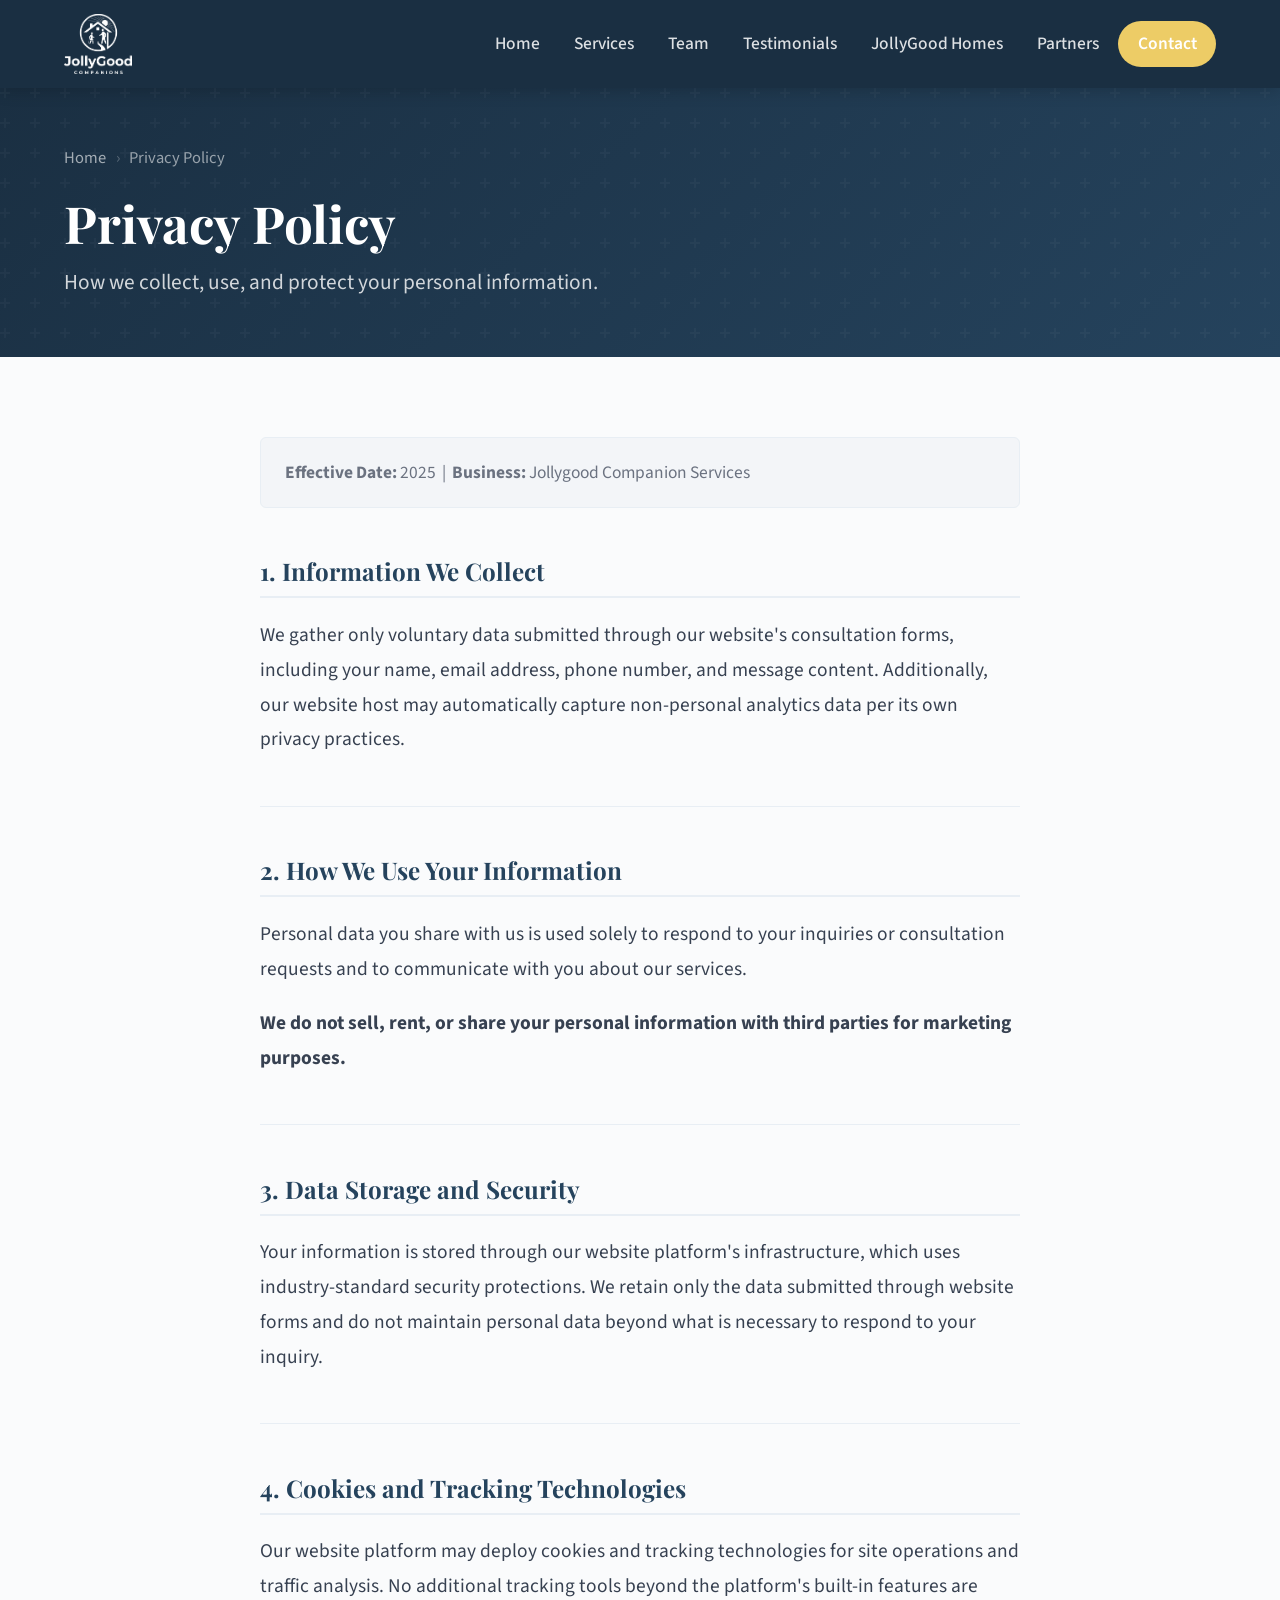
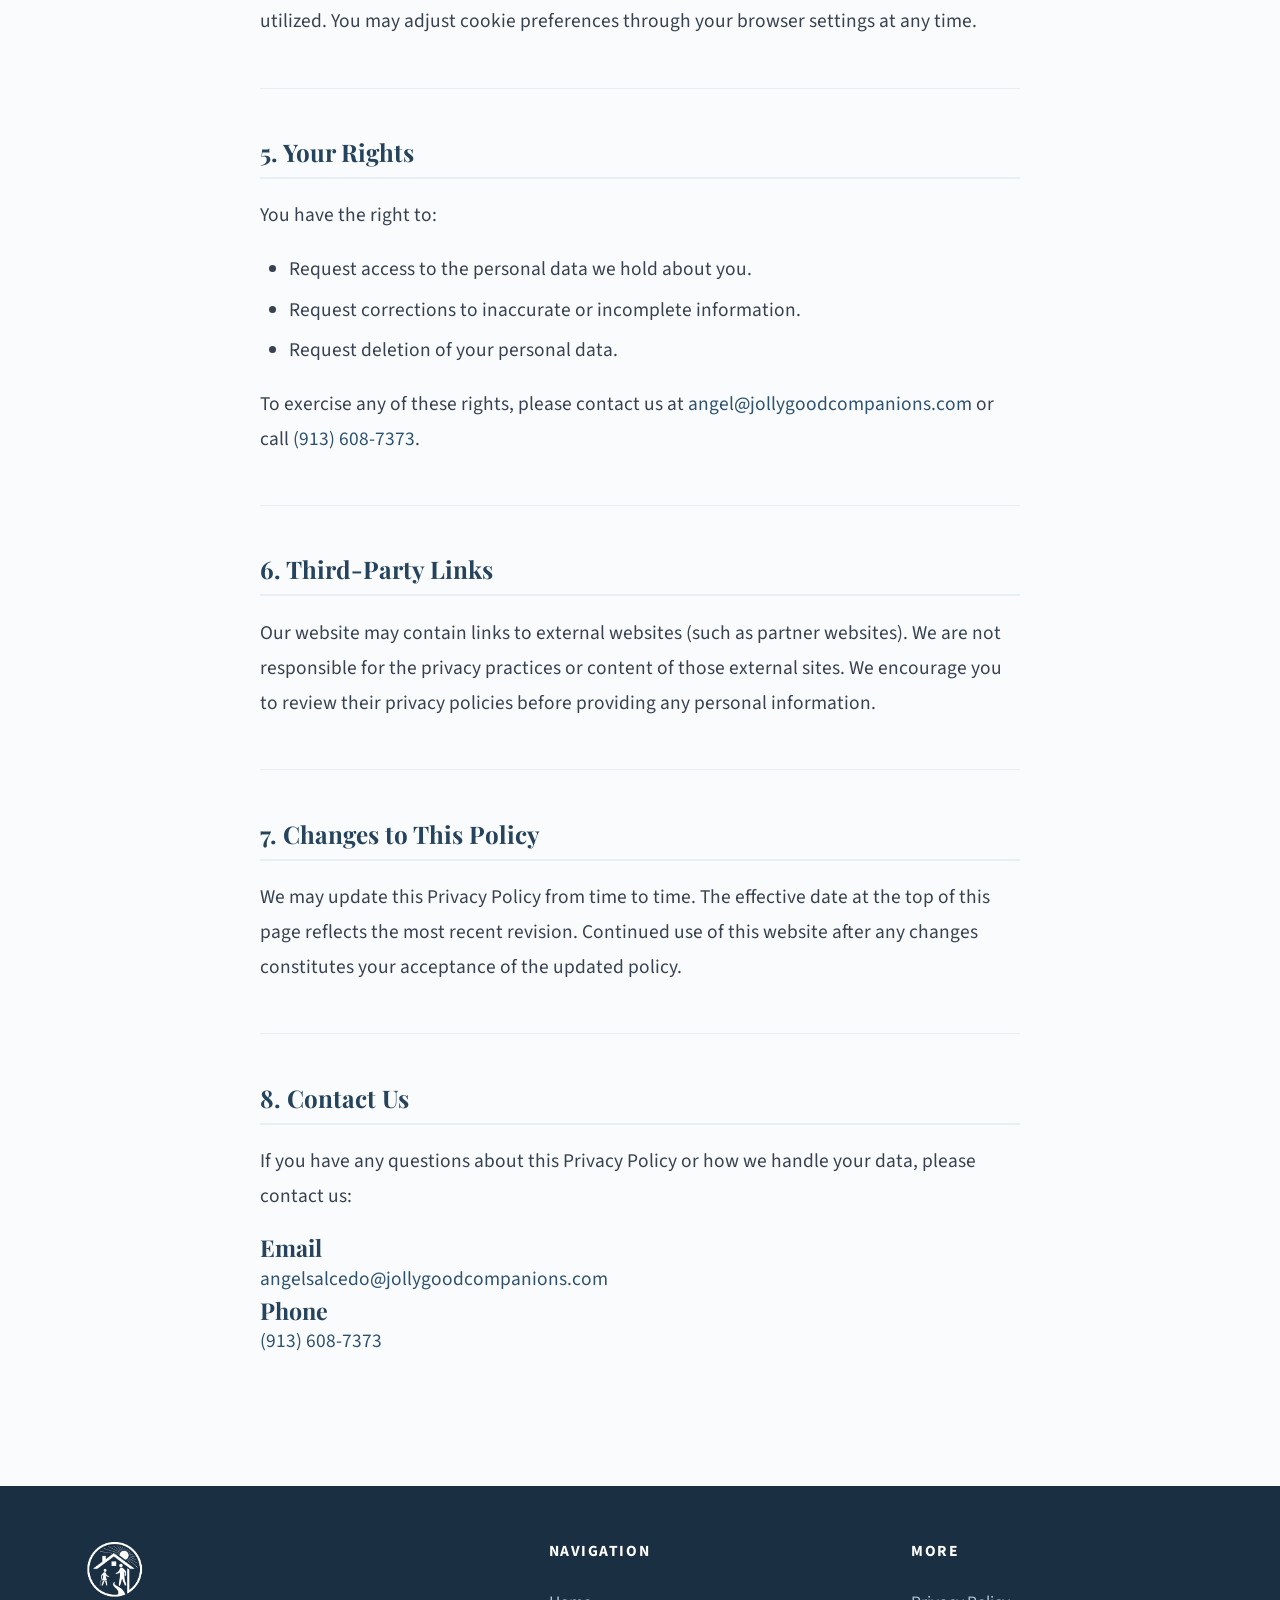
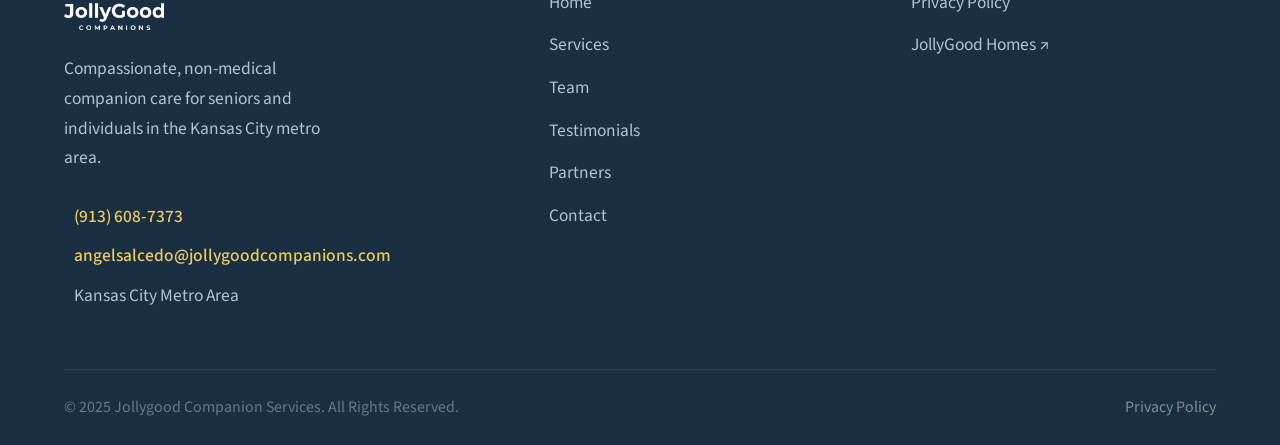
<file: privacy-policy.html>
<!DOCTYPE html>
<html lang="en">
<head>
  <meta charset="UTF-8" />
  <meta name="viewport" content="width=device-width, initial-scale=1.0" />
  <title>Privacy Policy — Jollygood Companions</title>
  <meta name="description" content="Privacy Policy for Jollygood Companion Services. Learn how we collect, use, and protect your personal information." />

  <link rel="icon" href="images/icon.png" type="image/png" />
  <link rel="preconnect" href="https://fonts.googleapis.com" />
  <link rel="preconnect" href="https://fonts.gstatic.com" crossorigin />
  <link href="https://fonts.googleapis.com/css2?family=Playfair+Display:wght@600;700;800&family=Source+Sans+3:wght@400;500;600&display=swap" rel="stylesheet" />
  <link rel="stylesheet" href="css/global.css" />

  <!-- =====================================================================
       ANALYTICS — Replace placeholder IDs before going live
       ===================================================================== -->
  <script async src="https://www.googletagmanager.com/gtag/js?id=G-XXXXXXXXXX"></script>
  <script>
    window.dataLayer = window.dataLayer || [];
    function gtag(){dataLayer.push(arguments);}
    gtag('js', new Date());
    gtag('config', 'G-XXXXXXXXXX');
  </script>
  <script>
  !function(f,b,e,v,n,t,s){if(f.fbq)return;n=f.fbq=function(){n.callMethod?
  n.callMethod.apply(n,arguments):n.queue.push(arguments)};if(!f._fbq)f._fbq=n;
  n.push=n;n.loaded=!0;n.version='2.0';n.queue=[];t=b.createElement(e);t.async=!0;
  t.src=v;s=b.getElementsByTagName(e)[0];s.parentNode.insertBefore(t,s)}(window,
  document,'script','https://connect.facebook.net/en_US/fbevents.js');
  fbq('init', 'XXXXXXXXXXXXXXX');
  fbq('track', 'PageView');
  </script>
  <noscript><img height="1" width="1" style="display:none"
    src="https://www.facebook.com/tr?id=XXXXXXXXXXXXXXX&ev=PageView&noscript=1"/></noscript>
</head>
<body>

  <!-- NAV -->
  <header class="site-header" role="banner">
    <div class="nav-inner">
      <a href="index.html" class="nav-logo" aria-label="Jollygood Companions — Home">
        <img src="images/logo-white.png" alt="Jollygood Companions" class="nav-logo-img" />
      </a>
      <nav class="nav-links" aria-label="Main navigation">
        <a href="index.html">Home</a>
        <a href="services.html">Services</a>
        <a href="team.html">Team</a>
        <a href="testimonials.html">Testimonials</a>
        <a href="https://www.jollygoodhomes.com" target="_blank" rel="noopener">JollyGood Homes</a>
        <a href="partners.html">Partners</a>
        <a href="contact.html" class="nav-cta">Contact</a>
      </nav>
      <button class="nav-hamburger" id="nav-hamburger" aria-label="Open menu" aria-expanded="false">
        <span></span><span></span><span></span>
      </button>
    </div>
  </header>
  <nav class="nav-mobile" id="nav-mobile" aria-label="Mobile navigation">
    <a href="index.html">Home</a>
    <a href="services.html">Services</a>
    <a href="team.html">Team</a>
    <a href="testimonials.html">Testimonials</a>
    <a href="https://www.jollygoodhomes.com" target="_blank" rel="noopener">JollyGood Homes ↗</a>
    <a href="partners.html">Partners</a>
    <a href="contact.html">Contact</a>
  </nav>

  <main id="main-content">

    <!-- PAGE HERO -->
    <section class="page-hero" aria-label="Page header">
      <div class="container">
        <nav class="breadcrumb" aria-label="Breadcrumb">
          <a href="index.html">Home</a>
          <span class="sep" aria-hidden="true">›</span>
          <span aria-current="page">Privacy Policy</span>
        </nav>
        <h1>Privacy Policy</h1>
        <p>How we collect, use, and protect your personal information.</p>
      </div>
    </section>

    <!-- POLICY CONTENT -->
    <section class="section" aria-labelledby="policy-heading">
      <div class="container">
        <div class="policy-body">

          <p style="color: var(--color-text-muted); margin-bottom: 2.5rem; font-size: 0.9rem; border: 1px solid var(--color-border-light); background: var(--color-surface-alt); padding: 1rem 1.25rem; border-radius: var(--radius-sm);">
            <strong>Effective Date:</strong> 2025 &nbsp;|&nbsp; <strong>Business:</strong> Jollygood Companion Services
          </p>

          <div class="policy-section" id="section-1">
            <h2>1. Information We Collect</h2>
            <p>We gather only voluntary data submitted through our website's consultation forms, including your name, email address, phone number, and message content. Additionally, our website host may automatically capture non-personal analytics data per its own privacy practices.</p>
          </div>

          <hr class="divider" />

          <div class="policy-section" id="section-2">
            <h2>2. How We Use Your Information</h2>
            <p>Personal data you share with us is used solely to respond to your inquiries or consultation requests and to communicate with you about our services.</p>
            <p><strong>We do not sell, rent, or share your personal information with third parties for marketing purposes.</strong></p>
          </div>

          <hr class="divider" />

          <div class="policy-section" id="section-3">
            <h2>3. Data Storage and Security</h2>
            <p>Your information is stored through our website platform's infrastructure, which uses industry-standard security protections. We retain only the data submitted through website forms and do not maintain personal data beyond what is necessary to respond to your inquiry.</p>
          </div>

          <hr class="divider" />

          <div class="policy-section" id="section-4">
            <h2>4. Cookies and Tracking Technologies</h2>
            <p>Our website platform may deploy cookies and tracking technologies for site operations and traffic analysis. No additional tracking tools beyond the platform's built-in features are utilized. You may adjust cookie preferences through your browser settings at any time.</p>
          </div>

          <hr class="divider" />

          <div class="policy-section" id="section-5">
            <h2>5. Your Rights</h2>
            <p>You have the right to:</p>
            <ul style="list-style: disc; padding-left: 1.5rem; color: var(--color-text-body); display: flex; flex-direction: column; gap: 0.4rem; margin-bottom: 1rem;">
              <li>Request access to the personal data we hold about you.</li>
              <li>Request corrections to inaccurate or incomplete information.</li>
              <li>Request deletion of your personal data.</li>
            </ul>
            <p>To exercise any of these rights, please contact us at <a href="mailto:angel@jollygoodcompanions.com">angel@jollygoodcompanions.com</a> or call <a href="tel:9136087373">(913) 608-7373</a>.</p>
          </div>

          <hr class="divider" />

          <div class="policy-section" id="section-6">
            <h2>6. Third-Party Links</h2>
            <p>Our website may contain links to external websites (such as partner websites). We are not responsible for the privacy practices or content of those external sites. We encourage you to review their privacy policies before providing any personal information.</p>
          </div>

          <hr class="divider" />

          <div class="policy-section" id="section-7">
            <h2>7. Changes to This Policy</h2>
            <p>We may update this Privacy Policy from time to time. The effective date at the top of this page reflects the most recent revision. Continued use of this website after any changes constitutes your acceptance of the updated policy.</p>
          </div>

          <hr class="divider" />

          <div class="policy-section" id="section-8">
            <h2>8. Contact Us</h2>
            <p>If you have any questions about this Privacy Policy or how we handle your data, please contact us:</p>
            <div class="contact-detail-list" style="margin-top:1rem;">
              <div class="contact-detail-item">
                <div class="contact-detail-icon" aria-hidden="true"></div>
                <div class="contact-detail-body">
                  <h4>Email</h4>
                  <a href="mailto:angelsalcedo@jollygoodcompanions.com">angelsalcedo@jollygoodcompanions.com</a>
                </div>
              </div>
              <div class="contact-detail-item">
                <div class="contact-detail-icon" aria-hidden="true"></div>
                <div class="contact-detail-body">
                  <h4>Phone</h4>
                  <a href="tel:9136087373">(913) 608-7373</a>
                </div>
              </div>
            </div>
          </div>

        </div>
      </div>
    </section>

  </main>

  <!-- FOOTER -->
  <footer class="site-footer" role="contentinfo">
    <div class="container">
      <div class="footer-grid">
        <div class="footer-brand">
          <a href="index.html" class="footer-logo" aria-label="Jollygood Companions — Home">
            <img src="images/logo-white.png" alt="Jollygood Companions" class="footer-logo-img" />
          </a>
          <p>Compassionate, non-medical companion care for seniors and individuals in the Kansas City metro area.</p>
          <ul class="footer-contact-list" aria-label="Contact information">
            <li><span aria-hidden="true"></span><a href="tel:9136087373">(913) 608-7373</a></li>
            <li><span aria-hidden="true"></span><a href="mailto:angelsalcedo@jollygoodcompanions.com">angelsalcedo@jollygoodcompanions.com</a></li>
            <li><span aria-hidden="true"></span><span style="color:var(--color-footer-text);">Kansas City Metro Area</span></li>
          </ul>
        </div>
        <div class="footer-col">
          <h4>Navigation</h4>
          <ul class="footer-nav-list">
            <li><a href="index.html">Home</a></li>
            <li><a href="services.html">Services</a></li>
            <li><a href="team.html">Team</a></li>
            <li><a href="testimonials.html">Testimonials</a></li>
            <li><a href="partners.html">Partners</a></li>
            <li><a href="contact.html">Contact</a></li>
          </ul>
        </div>
        <div class="footer-col">
          <h4>More</h4>
          <ul class="footer-nav-list">
            <li><a href="privacy-policy.html">Privacy Policy</a></li>
            <li><a href="https://www.jollygoodhomes.com" target="_blank" rel="noopener">JollyGood Homes ↗</a></li>
          </ul>
        </div>
      </div>
      <div class="footer-bottom">
        <p>© 2025 Jollygood Companion Services. All Rights Reserved.</p>
        <a href="privacy-policy.html">Privacy Policy</a>
      </div>
    </div>
  </footer>

  <button class="back-to-top" id="back-to-top" aria-label="Back to top">↑</button>
  <script src="js/main.js"></script>
</body>
</html>
</file>
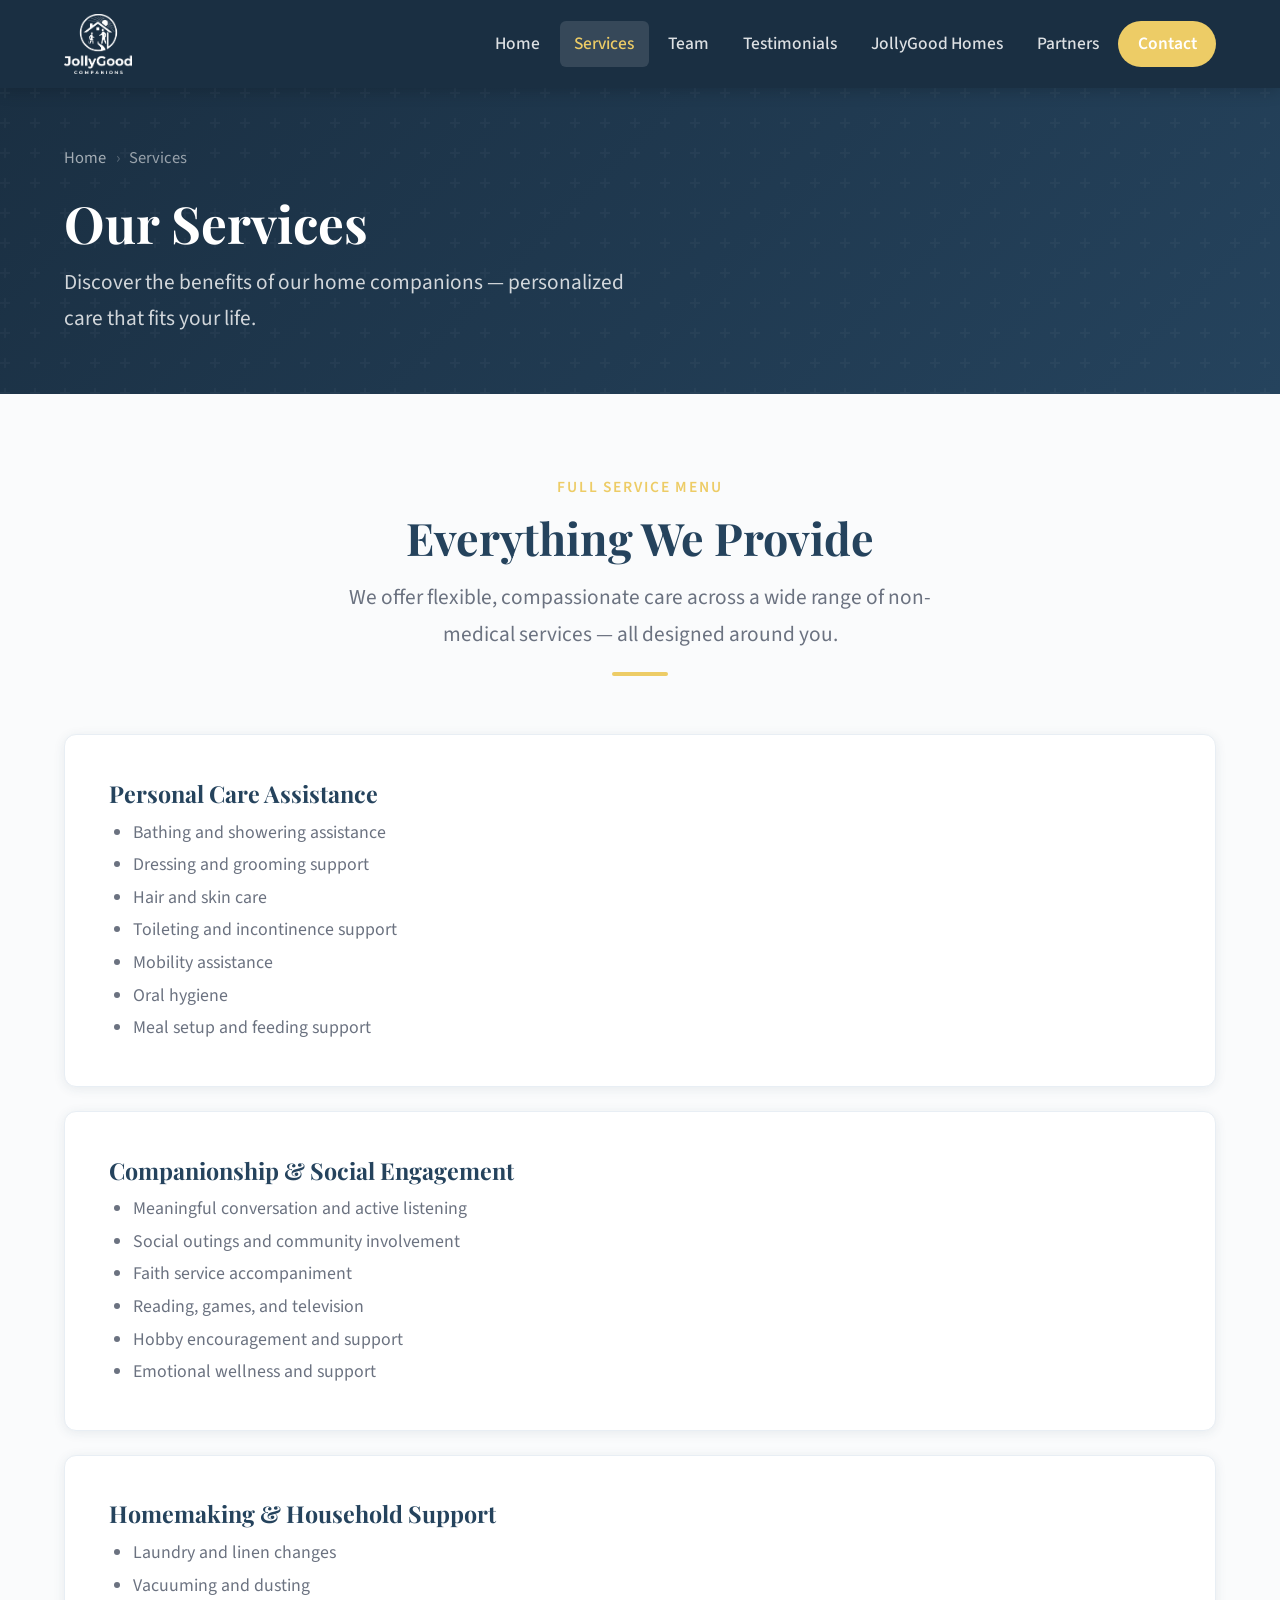
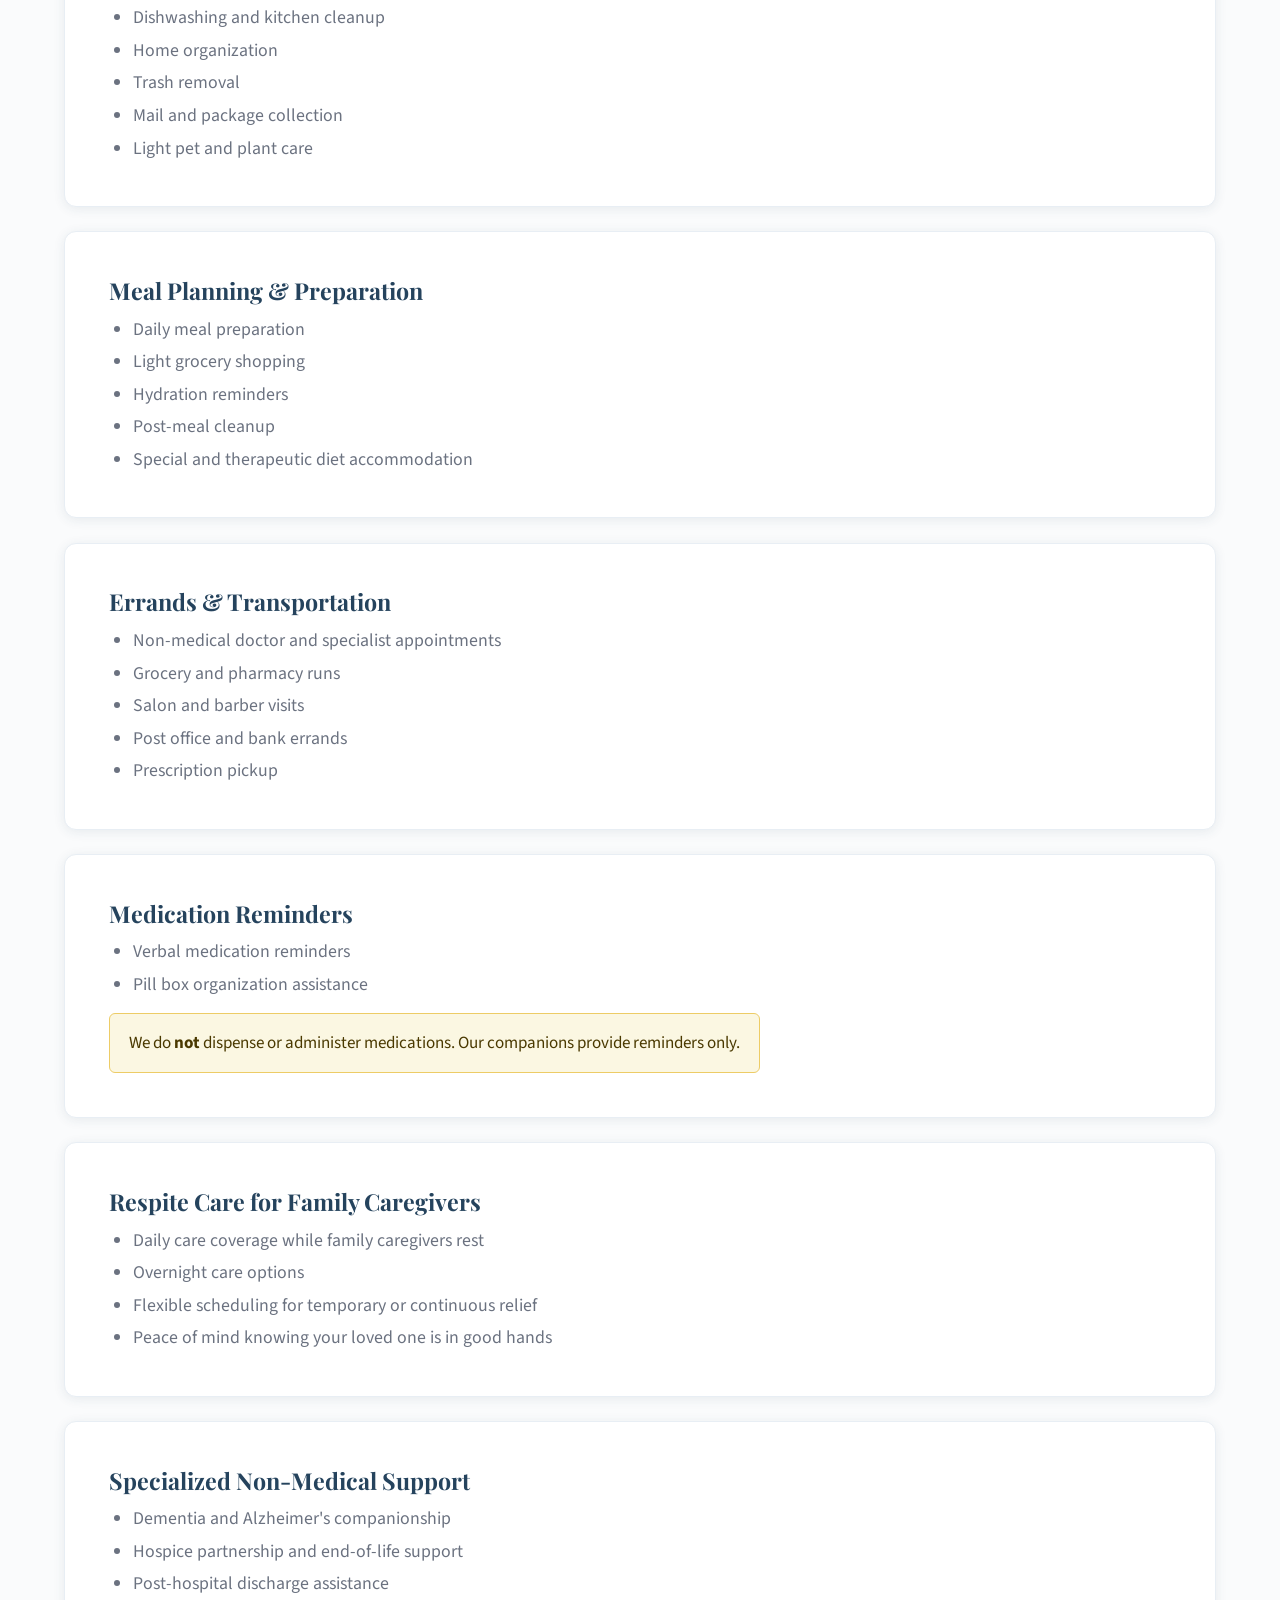
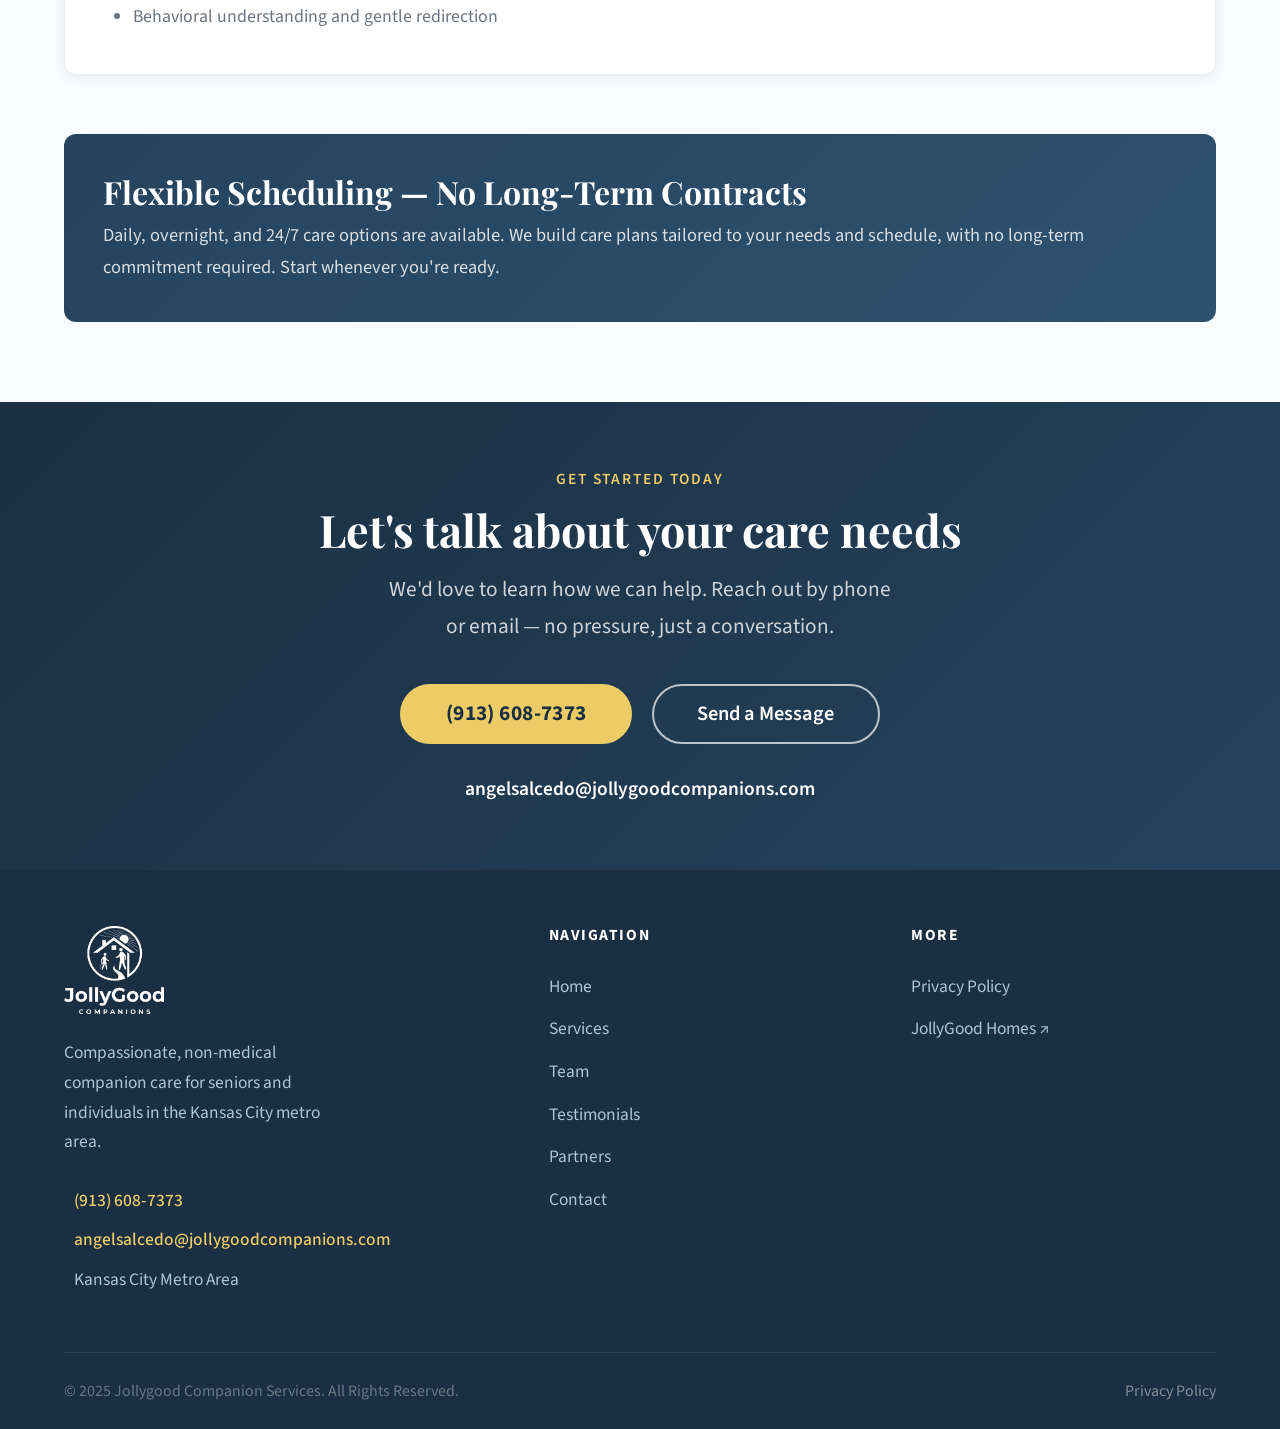
<file: services.html>
<!DOCTYPE html>
<html lang="en">
<head>
  <meta charset="UTF-8" />
  <meta name="viewport" content="width=device-width, initial-scale=1.0" />
  <title>Our Services — Jollygood Companions</title>
  <meta name="description" content="Explore all companion care services offered by Jollygood Companions in Kansas City — personal care, companionship, homemaking, meals, transportation, medication reminders, respite care, and more." />

  <link rel="icon" href="images/icon.png" type="image/png" />
  <link rel="preconnect" href="https://fonts.googleapis.com" />
  <link rel="preconnect" href="https://fonts.gstatic.com" crossorigin />
  <link href="https://fonts.googleapis.com/css2?family=Playfair+Display:wght@600;700;800&family=Source+Sans+3:wght@400;500;600&display=swap" rel="stylesheet" />
  <link rel="stylesheet" href="css/global.css" />

  <style>
    /* Services page specific */
    .service-full-card {
      background: var(--color-surface);
      border: 1px solid var(--color-border-light);
      border-radius: var(--radius-md);
      padding: 2.25rem;
      box-shadow: var(--shadow-card);
      transition: all var(--transition);
      display: flex;
      gap: 1.5rem;
    }

    .service-full-card:hover {
      transform: translateY(-3px);
      box-shadow: var(--shadow-md);
      border-color: var(--color-border);
    }

    .service-full-icon {
      display: none;
    }

    .service-full-body h3 {
      font-size: 1.2rem;
      margin-bottom: 0.6rem;
      color: var(--color-text-dark);
    }

    .service-full-body ul {
      list-style: disc;
      padding-left: 1.25rem;
      display: flex;
      flex-direction: column;
      gap: 0.3rem;
    }

    .service-full-body ul li {
      font-size: 0.92rem;
      color: var(--color-text-muted);
      line-height: 1.5;
    }

    .services-list {
      display: flex;
      flex-direction: column;
      gap: 1.25rem;
    }

    .notice-box {
      background: #FBF7E2;
      border: 1px solid #EDCC66;
      border-radius: var(--radius-sm);
      padding: 0.75rem 1rem;
      font-size: 0.88rem;
      color: #4A3900;
      display: flex;
      align-items: flex-start;
      gap: 0.5rem;
      margin-top: 0.75rem;
    }

    .fade-in {
      opacity: 0;
      transform: translateY(20px);
      transition: opacity 0.5s ease, transform 0.5s ease;
    }
    .fade-in.in-view {
      opacity: 1;
      transform: none;
    }

    @media (max-width: 640px) {
      .service-full-card {
        flex-direction: column;
        gap: 1rem;
      }
    }
  </style>

  <!-- =====================================================================
       ANALYTICS — Replace placeholder IDs before going live
       ===================================================================== -->
  <script async src="https://www.googletagmanager.com/gtag/js?id=G-XXXXXXXXXX"></script>
  <script>
    window.dataLayer = window.dataLayer || [];
    function gtag(){dataLayer.push(arguments);}
    gtag('js', new Date());
    gtag('config', 'G-XXXXXXXXXX');
  </script>
  <script>
  !function(f,b,e,v,n,t,s){if(f.fbq)return;n=f.fbq=function(){n.callMethod?
  n.callMethod.apply(n,arguments):n.queue.push(arguments)};if(!f._fbq)f._fbq=n;
  n.push=n;n.loaded=!0;n.version='2.0';n.queue=[];t=b.createElement(e);t.async=!0;
  t.src=v;s=b.getElementsByTagName(e)[0];s.parentNode.insertBefore(t,s)}(window,
  document,'script','https://connect.facebook.net/en_US/fbevents.js');
  fbq('init', 'XXXXXXXXXXXXXXX');
  fbq('track', 'PageView');
  </script>
  <noscript><img height="1" width="1" style="display:none"
    src="https://www.facebook.com/tr?id=XXXXXXXXXXXXXXX&ev=PageView&noscript=1"/></noscript>
</head>
<body>

  <!-- NAV -->
  <header class="site-header" role="banner">
    <div class="nav-inner">
      <a href="index.html" class="nav-logo" aria-label="Jollygood Companions — Home">
        <img src="images/logo-white.png" alt="Jollygood Companions" class="nav-logo-img" />
      </a>
      <nav class="nav-links" aria-label="Main navigation">
        <a href="index.html">Home</a>
        <a href="services.html" class="active">Services</a>
        <a href="team.html">Team</a>
        <a href="testimonials.html">Testimonials</a>
        <a href="https://www.jollygoodhomes.com" target="_blank" rel="noopener">JollyGood Homes</a>
        <a href="partners.html">Partners</a>
        <a href="contact.html" class="nav-cta">Contact</a>
      </nav>
      <button class="nav-hamburger" id="nav-hamburger" aria-label="Open menu" aria-expanded="false">
        <span></span><span></span><span></span>
      </button>
    </div>
  </header>
  <nav class="nav-mobile" id="nav-mobile" aria-label="Mobile navigation">
    <a href="index.html">Home</a>
    <a href="services.html" class="active">Services</a>
    <a href="team.html">Team</a>
    <a href="testimonials.html">Testimonials</a>
    <a href="https://www.jollygoodhomes.com" target="_blank" rel="noopener">JollyGood Homes ↗</a>
    <a href="partners.html">Partners</a>
    <a href="contact.html">Contact</a>
  </nav>

  <main id="main-content">

    <!-- PAGE HERO -->
    <section class="page-hero" aria-label="Page header">
      <div class="container">
        <nav class="breadcrumb" aria-label="Breadcrumb">
          <a href="index.html">Home</a>
          <span class="sep" aria-hidden="true">›</span>
          <span aria-current="page">Services</span>
        </nav>
        <h1>Our Services</h1>
        <p>Discover the benefits of our home companions — personalized care that fits your life.</p>
      </div>
    </section>

    <!-- SERVICES LIST -->
    <section class="section" aria-labelledby="services-list-heading">
      <div class="container">
        <div class="text-center section-title-block center fade-in" style="margin-bottom:3rem;">
          <span class="section-label">Full Service Menu</span>
          <h2 id="services-list-heading" class="section-title">Everything We Provide</h2>
          <p class="section-subtitle">We offer flexible, compassionate care across a wide range of non-medical services — all designed around you.</p>
        </div>

        <div class="services-list">

          <!-- 1. Personal Care -->
          <div class="service-full-card fade-in">
            <div class="service-full-icon" aria-hidden="true"></div>
            <div class="service-full-body">
              <h3>Personal Care Assistance</h3>
              <ul>
                <li>Bathing and showering assistance</li>
                <li>Dressing and grooming support</li>
                <li>Hair and skin care</li>
                <li>Toileting and incontinence support</li>
                <li>Mobility assistance</li>
                <li>Oral hygiene</li>
                <li>Meal setup and feeding support</li>
              </ul>
            </div>
          </div>

          <!-- 2. Companionship -->
          <div class="service-full-card fade-in">
            <div class="service-full-icon" aria-hidden="true"></div>
            <div class="service-full-body">
              <h3>Companionship &amp; Social Engagement</h3>
              <ul>
                <li>Meaningful conversation and active listening</li>
                <li>Social outings and community involvement</li>
                <li>Faith service accompaniment</li>
                <li>Reading, games, and television</li>
                <li>Hobby encouragement and support</li>
                <li>Emotional wellness and support</li>
              </ul>
            </div>
          </div>

          <!-- 3. Homemaking -->
          <div class="service-full-card fade-in">
            <div class="service-full-icon" aria-hidden="true"></div>
            <div class="service-full-body">
              <h3>Homemaking &amp; Household Support</h3>
              <ul>
                <li>Laundry and linen changes</li>
                <li>Vacuuming and dusting</li>
                <li>Dishwashing and kitchen cleanup</li>
                <li>Home organization</li>
                <li>Trash removal</li>
                <li>Mail and package collection</li>
                <li>Light pet and plant care</li>
              </ul>
            </div>
          </div>

          <!-- 4. Meals -->
          <div class="service-full-card fade-in">
            <div class="service-full-icon" aria-hidden="true"></div>
            <div class="service-full-body">
              <h3>Meal Planning &amp; Preparation</h3>
              <ul>
                <li>Daily meal preparation</li>
                <li>Light grocery shopping</li>
                <li>Hydration reminders</li>
                <li>Post-meal cleanup</li>
                <li>Special and therapeutic diet accommodation</li>
              </ul>
            </div>
          </div>

          <!-- 5. Transportation -->
          <div class="service-full-card fade-in">
            <div class="service-full-icon" aria-hidden="true"></div>
            <div class="service-full-body">
              <h3>Errands &amp; Transportation</h3>
              <ul>
                <li>Non-medical doctor and specialist appointments</li>
                <li>Grocery and pharmacy runs</li>
                <li>Salon and barber visits</li>
                <li>Post office and bank errands</li>
                <li>Prescription pickup</li>
              </ul>
            </div>
          </div>

          <!-- 6. Medication -->
          <div class="service-full-card fade-in">
            <div class="service-full-icon" aria-hidden="true"></div>
            <div class="service-full-body">
              <h3>Medication Reminders</h3>
              <ul>
                <li>Verbal medication reminders</li>
                <li>Pill box organization assistance</li>
              </ul>
              <div class="notice-box" role="note">
                                <span>We do <strong>not</strong> dispense or administer medications. Our companions provide reminders only.</span>
              </div>
            </div>
          </div>

          <!-- 7. Respite -->
          <div class="service-full-card fade-in">
            <div class="service-full-icon" aria-hidden="true"></div>
            <div class="service-full-body">
              <h3>Respite Care for Family Caregivers</h3>
              <ul>
                <li>Daily care coverage while family caregivers rest</li>
                <li>Overnight care options</li>
                <li>Flexible scheduling for temporary or continuous relief</li>
                <li>Peace of mind knowing your loved one is in good hands</li>
              </ul>
            </div>
          </div>

          <!-- 8. Specialized -->
          <div class="service-full-card fade-in">
            <div class="service-full-icon" aria-hidden="true"></div>
            <div class="service-full-body">
              <h3>Specialized Non-Medical Support</h3>
              <ul>
                <li>Dementia and Alzheimer's companionship</li>
                <li>Hospice partnership and end-of-life support</li>
                <li>Post-hospital discharge assistance</li>
                <li>Behavioral understanding and gentle redirection</li>
              </ul>
            </div>
          </div>

        </div>

        <!-- Availability Box -->
        <div class="availability-box fade-in" style="margin-top:3rem;" role="complementary" aria-label="Service availability">
          <div>
            <h3>Flexible Scheduling — No Long-Term Contracts</h3>
            <p>Daily, overnight, and 24/7 care options are available. We build care plans tailored to your needs and schedule, with no long-term commitment required. Start whenever you're ready.</p>
          </div>
        </div>

      </div>
    </section>

    <!-- CTA STRIP -->
    <section class="cta-strip" aria-label="Contact call-to-action">
      <div class="container">
        <span class="section-label" style="color:var(--color-accent);">Get Started Today</span>
        <h2>Let's talk about your care needs</h2>
        <p>We'd love to learn how we can help. Reach out by phone or email — no pressure, just a conversation.</p>
        <div class="btn-group">
          <a href="tel:9136087373" class="btn btn-phone btn-lg">(913) 608-7373</a>
          <a href="contact.html" class="btn btn-outline-white btn-lg">Send a Message</a>
        </div>
        <div style="margin-top:1.5rem;">
          <div class="contact-info-block">
            <div class="contact-info-item">
              <a href="mailto:angelsalcedo@jollygoodcompanions.com">angelsalcedo@jollygoodcompanions.com</a>
            </div>
          </div>
        </div>
      </div>
    </section>

  </main>

  <!-- FOOTER -->
  <footer class="site-footer" role="contentinfo">
    <div class="container">
      <div class="footer-grid">
        <div class="footer-brand">
          <a href="index.html" class="footer-logo" aria-label="Jollygood Companions — Home">
            <img src="images/logo-white.png" alt="Jollygood Companions" class="footer-logo-img" />
          </a>
          <p>Compassionate, non-medical companion care for seniors and individuals in the Kansas City metro area.</p>
          <ul class="footer-contact-list" aria-label="Contact information">
            <li><span aria-hidden="true"></span><a href="tel:9136087373">(913) 608-7373</a></li>
            <li><span aria-hidden="true"></span><a href="mailto:angelsalcedo@jollygoodcompanions.com">angelsalcedo@jollygoodcompanions.com</a></li>
            <li><span aria-hidden="true"></span><span style="color:var(--color-footer-text);">Kansas City Metro Area</span></li>
          </ul>
        </div>
        <div class="footer-col">
          <h4>Navigation</h4>
          <ul class="footer-nav-list">
            <li><a href="index.html">Home</a></li>
            <li><a href="services.html">Services</a></li>
            <li><a href="team.html">Team</a></li>
            <li><a href="testimonials.html">Testimonials</a></li>
            <li><a href="partners.html">Partners</a></li>
            <li><a href="contact.html">Contact</a></li>
          </ul>
        </div>
        <div class="footer-col">
          <h4>More</h4>
          <ul class="footer-nav-list">
            <li><a href="privacy-policy.html">Privacy Policy</a></li>
            <li><a href="https://www.jollygoodhomes.com" target="_blank" rel="noopener">JollyGood Homes ↗</a></li>
          </ul>
        </div>
      </div>
      <div class="footer-bottom">
        <p>© 2025 Jollygood Companion Services. All Rights Reserved.</p>
        <a href="privacy-policy.html">Privacy Policy</a>
      </div>
    </div>
  </footer>

  <button class="back-to-top" id="back-to-top" aria-label="Back to top">↑</button>
  <script src="js/main.js"></script>
</body>
</html>
</file>
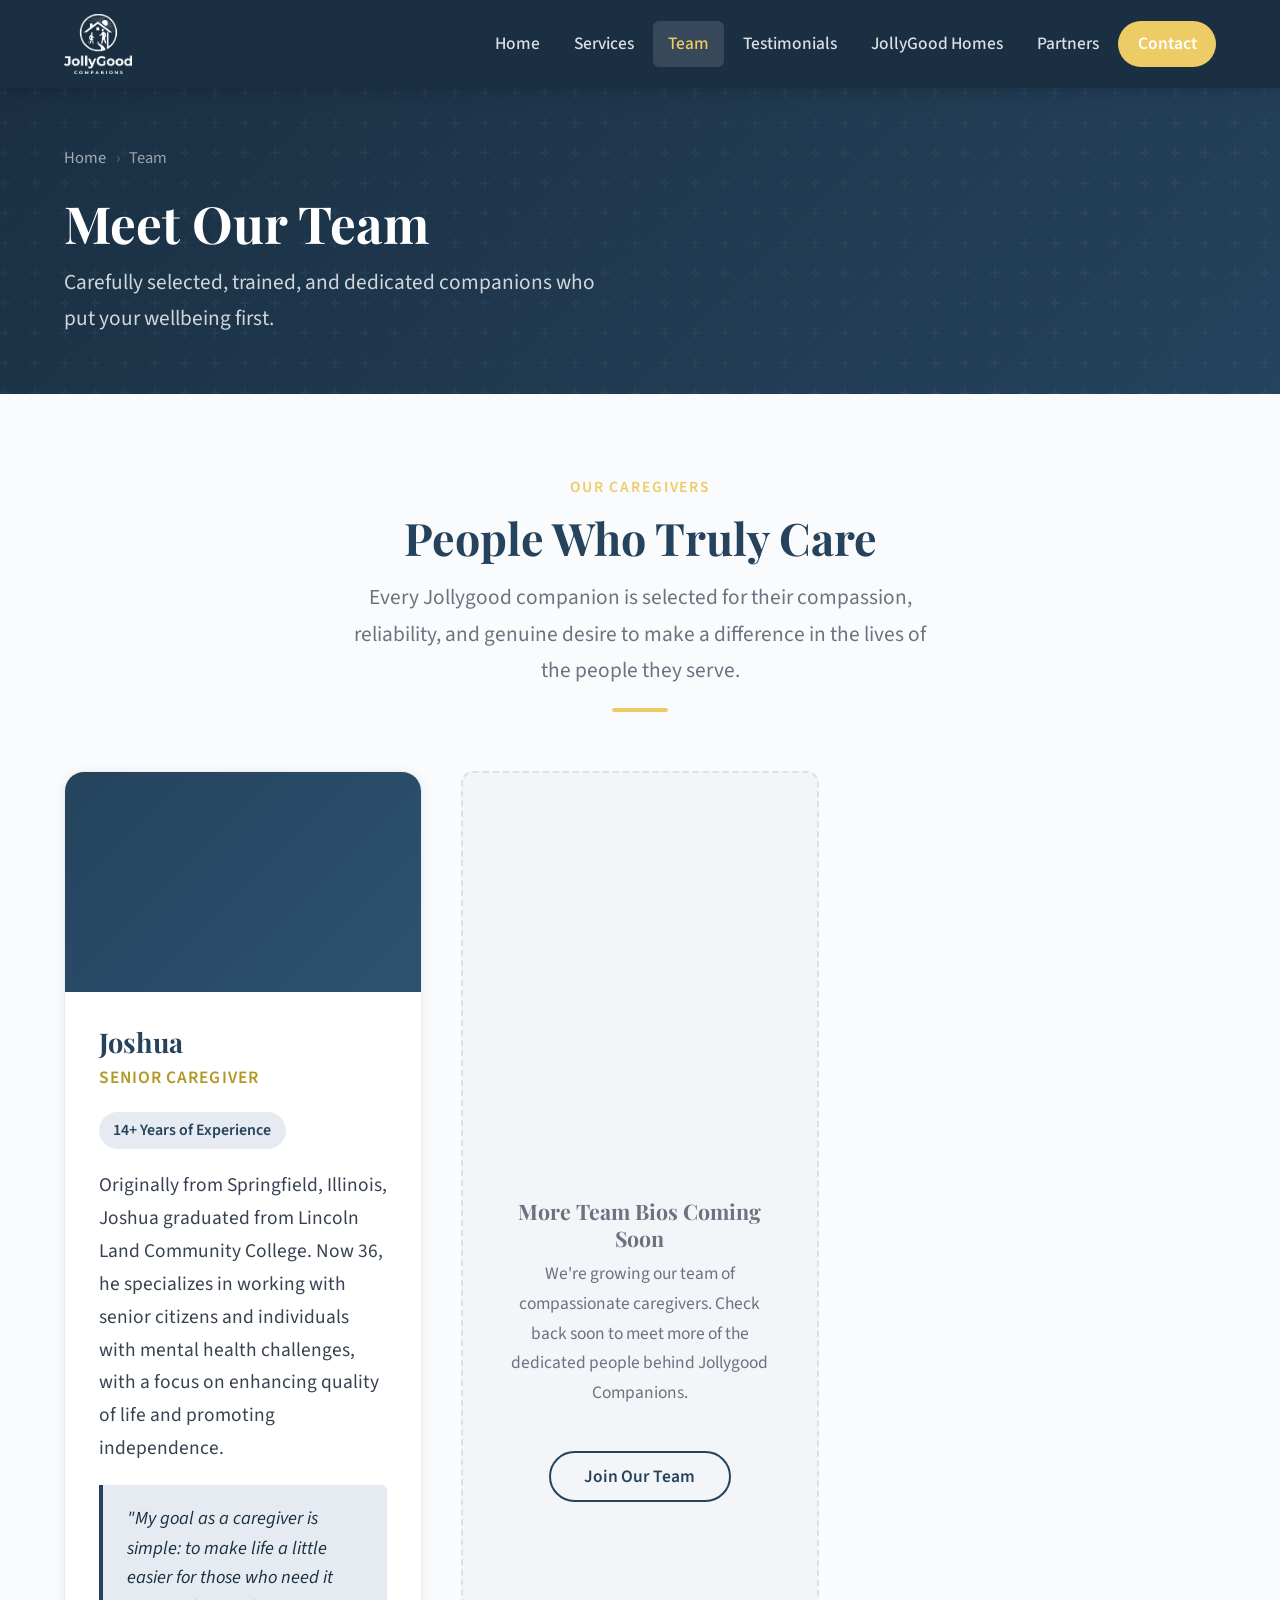
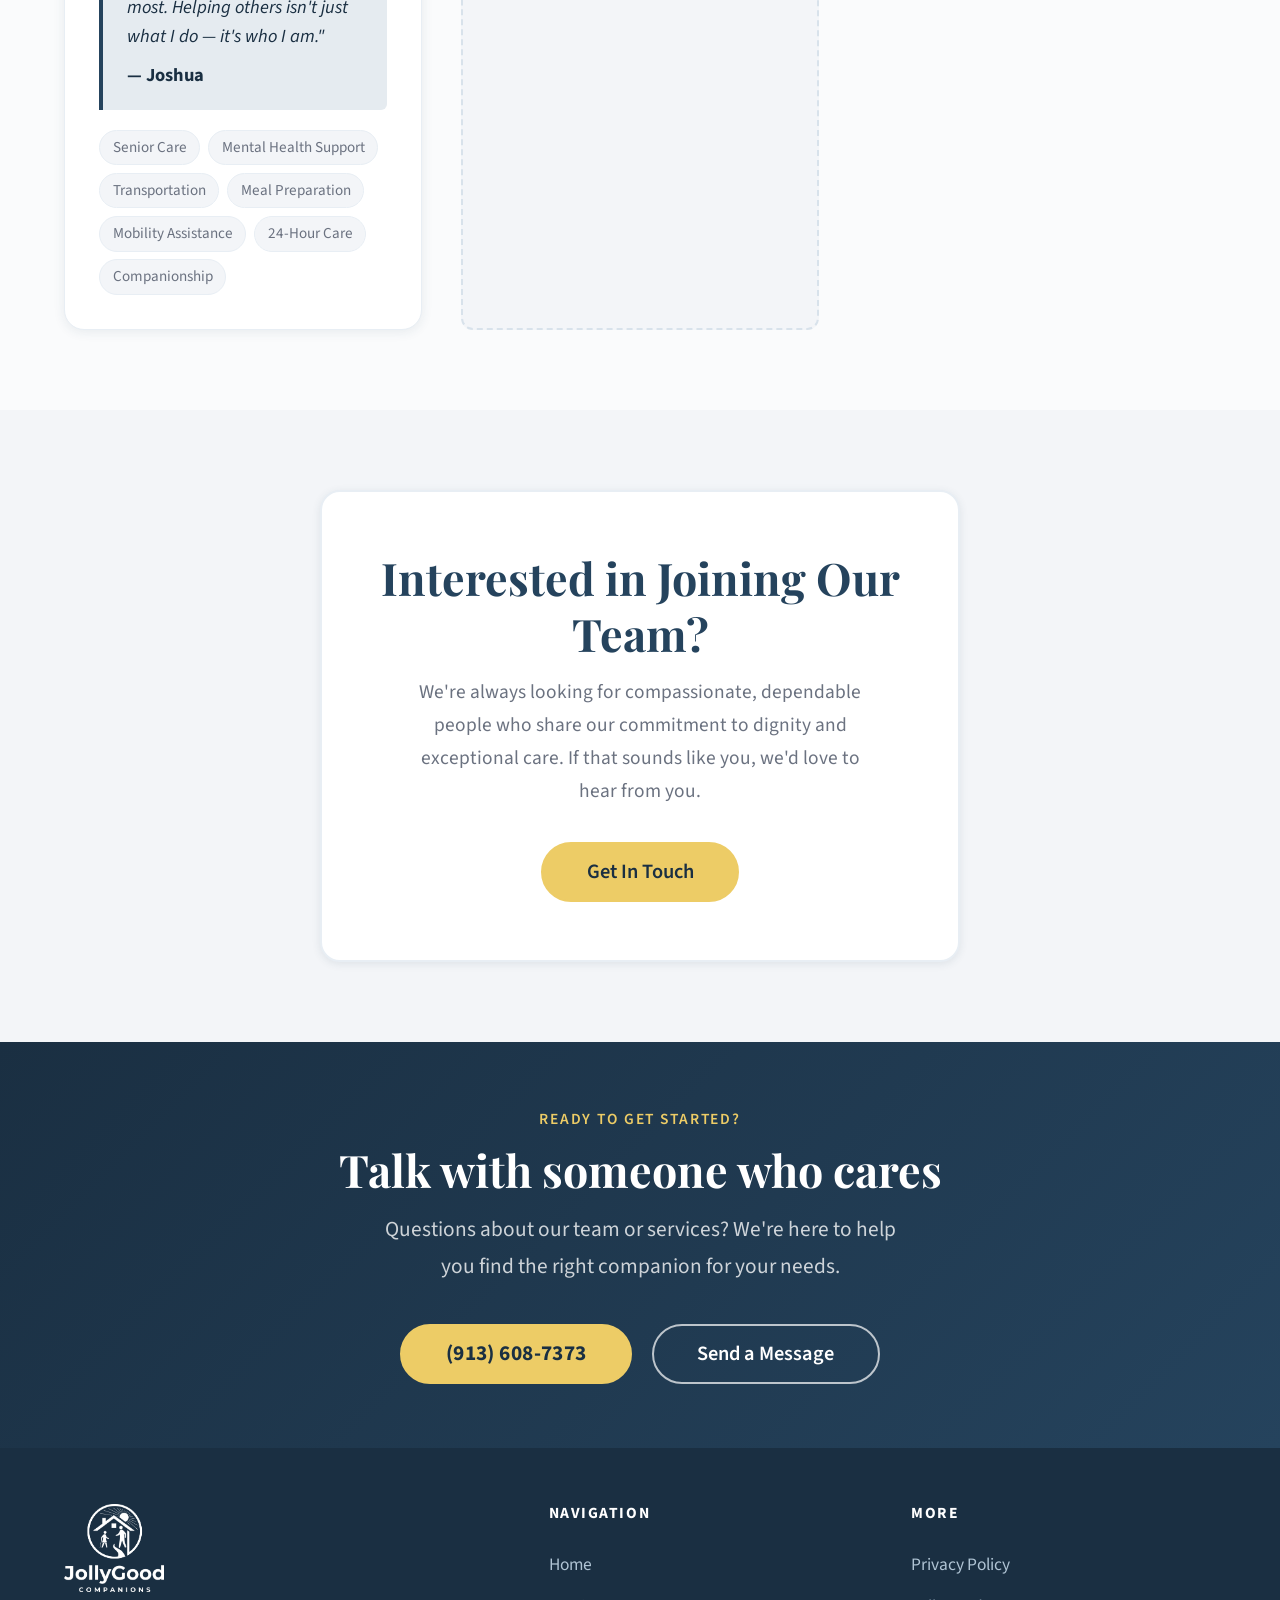
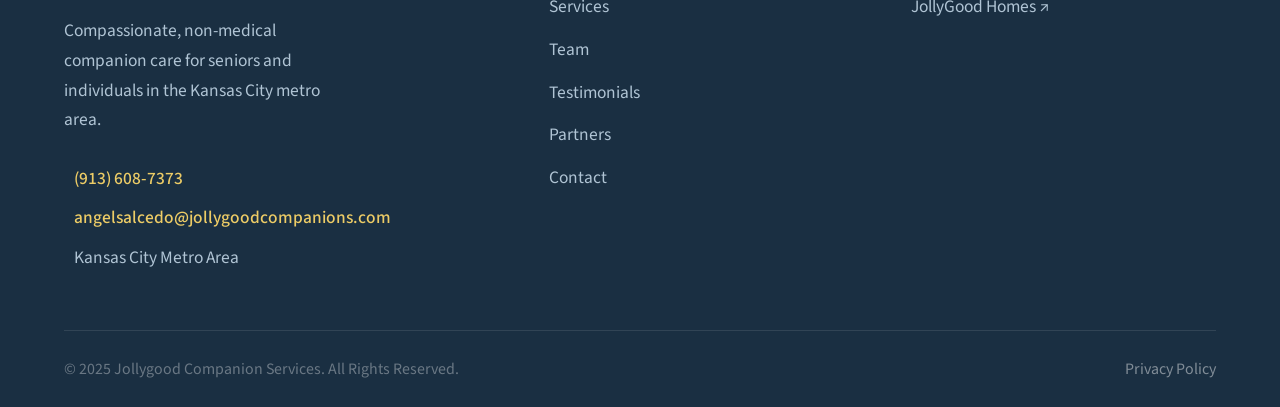
<file: team.html>
<!DOCTYPE html>
<html lang="en">
<head>
  <meta charset="UTF-8" />
  <meta name="viewport" content="width=device-width, initial-scale=1.0" />
  <title>Meet Our Team — Jollygood Companions</title>
  <meta name="description" content="Meet the compassionate caregivers at Jollygood Companions in Kansas City. Our team is carefully selected and trained to provide dignified, professional companion care." />

  <link rel="icon" href="images/icon.png" type="image/png" />
  <link rel="preconnect" href="https://fonts.googleapis.com" />
  <link rel="preconnect" href="https://fonts.gstatic.com" crossorigin />
  <link href="https://fonts.googleapis.com/css2?family=Playfair+Display:wght@600;700;800&family=Source+Sans+3:wght@400;500;600&display=swap" rel="stylesheet" />
  <link rel="stylesheet" href="css/global.css" />

  <style>
    .team-grid {
      display: grid;
      grid-template-columns: repeat(auto-fill, minmax(340px, 1fr));
      gap: 2rem;
    }

    .team-quote {
      background: var(--color-primary-light);
      border-left: 4px solid var(--color-primary);
      border-radius: 0 var(--radius-sm) var(--radius-sm) 0;
      padding: 1rem 1.25rem;
      margin-top: 1rem;
      font-style: italic;
      color: var(--color-primary-dark);
      font-size: 0.95rem;
      line-height: 1.6;
    }

    .hire-cta-section {
      background: var(--color-surface-alt);
    }

    .hire-cta-card {
      background: var(--color-surface);
      border: 2px solid var(--color-border-light);
      border-radius: var(--radius-lg);
      padding: 3rem;
      text-align: center;
      box-shadow: var(--shadow-sm);
      max-width: 640px;
      margin: 0 auto;
    }

    .hire-cta-card h2 {
      margin-bottom: 0.75rem;
    }

    .hire-cta-card p {
      color: var(--color-text-muted);
      max-width: 460px;
      margin: 0 auto 1.75rem;
    }

    .fade-in {
      opacity: 0;
      transform: translateY(20px);
      transition: opacity 0.5s ease, transform 0.5s ease;
    }
    .fade-in.in-view {
      opacity: 1;
      transform: none;
    }
  </style>

  <!-- =====================================================================
       ANALYTICS — Replace placeholder IDs before going live
       ===================================================================== -->
  <script async src="https://www.googletagmanager.com/gtag/js?id=G-XXXXXXXXXX"></script>
  <script>
    window.dataLayer = window.dataLayer || [];
    function gtag(){dataLayer.push(arguments);}
    gtag('js', new Date());
    gtag('config', 'G-XXXXXXXXXX');
  </script>
  <script>
  !function(f,b,e,v,n,t,s){if(f.fbq)return;n=f.fbq=function(){n.callMethod?
  n.callMethod.apply(n,arguments):n.queue.push(arguments)};if(!f._fbq)f._fbq=n;
  n.push=n;n.loaded=!0;n.version='2.0';n.queue=[];t=b.createElement(e);t.async=!0;
  t.src=v;s=b.getElementsByTagName(e)[0];s.parentNode.insertBefore(t,s)}(window,
  document,'script','https://connect.facebook.net/en_US/fbevents.js');
  fbq('init', 'XXXXXXXXXXXXXXX');
  fbq('track', 'PageView');
  </script>
  <noscript><img height="1" width="1" style="display:none"
    src="https://www.facebook.com/tr?id=XXXXXXXXXXXXXXX&ev=PageView&noscript=1"/></noscript>
</head>
<body>

  <!-- NAV -->
  <header class="site-header" role="banner">
    <div class="nav-inner">
      <a href="index.html" class="nav-logo" aria-label="Jollygood Companions — Home">
        <img src="images/logo-white.png" alt="Jollygood Companions" class="nav-logo-img" />
      </a>
      <nav class="nav-links" aria-label="Main navigation">
        <a href="index.html">Home</a>
        <a href="services.html">Services</a>
        <a href="team.html" class="active">Team</a>
        <a href="testimonials.html">Testimonials</a>
        <a href="https://www.jollygoodhomes.com" target="_blank" rel="noopener">JollyGood Homes</a>
        <a href="partners.html">Partners</a>
        <a href="contact.html" class="nav-cta">Contact</a>
      </nav>
      <button class="nav-hamburger" id="nav-hamburger" aria-label="Open menu" aria-expanded="false">
        <span></span><span></span><span></span>
      </button>
    </div>
  </header>
  <nav class="nav-mobile" id="nav-mobile" aria-label="Mobile navigation">
    <a href="index.html">Home</a>
    <a href="services.html">Services</a>
    <a href="team.html" class="active">Team</a>
    <a href="testimonials.html">Testimonials</a>
    <a href="https://www.jollygoodhomes.com" target="_blank" rel="noopener">JollyGood Homes ↗</a>
    <a href="partners.html">Partners</a>
    <a href="contact.html">Contact</a>
  </nav>

  <main id="main-content">

    <!-- PAGE HERO -->
    <section class="page-hero" aria-label="Page header">
      <div class="container">
        <nav class="breadcrumb" aria-label="Breadcrumb">
          <a href="index.html">Home</a>
          <span class="sep" aria-hidden="true">›</span>
          <span aria-current="page">Team</span>
        </nav>
        <h1>Meet Our Team</h1>
        <p>Carefully selected, trained, and dedicated companions who put your wellbeing first.</p>
      </div>
    </section>

    <!-- TEAM INTRO -->
    <section class="section" aria-labelledby="team-intro-heading">
      <div class="container">
        <div class="text-center section-title-block center fade-in" style="margin-bottom:3rem;">
          <span class="section-label">Our Caregivers</span>
          <h2 id="team-intro-heading" class="section-title">People Who Truly Care</h2>
          <p class="section-subtitle">Every Jollygood companion is selected for their compassion, reliability, and genuine desire to make a difference in the lives of the people they serve.</p>
        </div>

        <div class="team-grid">

          <!-- Joshua -->
          <div class="team-card fade-in">
            <div class="team-avatar" role="img" aria-label="Photo of Joshua, Senior Caregiver">
                          </div>
            <div class="team-body">
              <h3>Joshua</h3>
              <p class="team-role">Senior Caregiver</p>
              <div class="team-stat">
                                14+ Years of Experience
              </div>
              <p>Originally from Springfield, Illinois, Joshua graduated from Lincoln Land Community College. Now 36, he specializes in working with senior citizens and individuals with mental health challenges, with a focus on enhancing quality of life and promoting independence.</p>
              <div class="team-quote">
                "My goal as a caregiver is simple: to make life a little easier for those who need it most. Helping others isn't just what I do — it's who I am."
                <br><strong style="display:block; margin-top:0.5rem; font-style:normal;">— Joshua</strong>
              </div>
              <div class="team-services" aria-label="Services provided">
                <span class="team-service-tag">Senior Care</span>
                <span class="team-service-tag">Mental Health Support</span>
                <span class="team-service-tag">Transportation</span>
                <span class="team-service-tag">Meal Preparation</span>
                <span class="team-service-tag">Mobility Assistance</span>
                <span class="team-service-tag">24-Hour Care</span>
                <span class="team-service-tag">Companionship</span>
              </div>
            </div>
          </div>

          <!-- Coming Soon -->
          <div class="coming-soon-card fade-in" style="display:flex; flex-direction:column; justify-content:center; min-height:300px;">
            <h3>More Team Bios Coming Soon</h3>
            <p>We're growing our team of compassionate caregivers. Check back soon to meet more of the dedicated people behind Jollygood Companions.</p>
            <div style="margin-top:1.25rem;">
              <a href="contact.html" class="btn btn-outline" style="font-size:0.9rem;">Join Our Team</a>
            </div>
          </div>

        </div>
      </div>
    </section>

    <!-- OUR HIRING PROMISE -->
    <section class="section hire-cta-section section-alt" aria-labelledby="hiring-heading">
      <div class="container">
        <div class="hire-cta-card fade-in">
          <h2 id="hiring-heading">Interested in Joining Our Team?</h2>
          <p>We're always looking for compassionate, dependable people who share our commitment to dignity and exceptional care. If that sounds like you, we'd love to hear from you.</p>
          <a href="contact.html" class="btn btn-primary btn-lg">Get In Touch</a>
        </div>
      </div>
    </section>

    <!-- CTA STRIP -->
    <section class="cta-strip" aria-label="Contact call-to-action">
      <div class="container">
        <span class="section-label" style="color:var(--color-accent);">Ready to Get Started?</span>
        <h2>Talk with someone who cares</h2>
        <p>Questions about our team or services? We're here to help you find the right companion for your needs.</p>
        <div class="btn-group">
          <a href="tel:9136087373" class="btn btn-phone btn-lg">(913) 608-7373</a>
          <a href="contact.html" class="btn btn-outline-white btn-lg">Send a Message</a>
        </div>
      </div>
    </section>

  </main>

  <!-- FOOTER -->
  <footer class="site-footer" role="contentinfo">
    <div class="container">
      <div class="footer-grid">
        <div class="footer-brand">
          <a href="index.html" class="footer-logo" aria-label="Jollygood Companions — Home">
            <img src="images/logo-white.png" alt="Jollygood Companions" class="footer-logo-img" />
          </a>
          <p>Compassionate, non-medical companion care for seniors and individuals in the Kansas City metro area.</p>
          <ul class="footer-contact-list" aria-label="Contact information">
            <li><span aria-hidden="true"></span><a href="tel:9136087373">(913) 608-7373</a></li>
            <li><span aria-hidden="true"></span><a href="mailto:angelsalcedo@jollygoodcompanions.com">angelsalcedo@jollygoodcompanions.com</a></li>
            <li><span aria-hidden="true"></span><span style="color:var(--color-footer-text);">Kansas City Metro Area</span></li>
          </ul>
        </div>
        <div class="footer-col">
          <h4>Navigation</h4>
          <ul class="footer-nav-list">
            <li><a href="index.html">Home</a></li>
            <li><a href="services.html">Services</a></li>
            <li><a href="team.html">Team</a></li>
            <li><a href="testimonials.html">Testimonials</a></li>
            <li><a href="partners.html">Partners</a></li>
            <li><a href="contact.html">Contact</a></li>
          </ul>
        </div>
        <div class="footer-col">
          <h4>More</h4>
          <ul class="footer-nav-list">
            <li><a href="privacy-policy.html">Privacy Policy</a></li>
            <li><a href="https://www.jollygoodhomes.com" target="_blank" rel="noopener">JollyGood Homes ↗</a></li>
          </ul>
        </div>
      </div>
      <div class="footer-bottom">
        <p>© 2025 Jollygood Companion Services. All Rights Reserved.</p>
        <a href="privacy-policy.html">Privacy Policy</a>
      </div>
    </div>
  </footer>

  <button class="back-to-top" id="back-to-top" aria-label="Back to top">↑</button>
  <script src="js/main.js"></script>
</body>
</html>
</file>
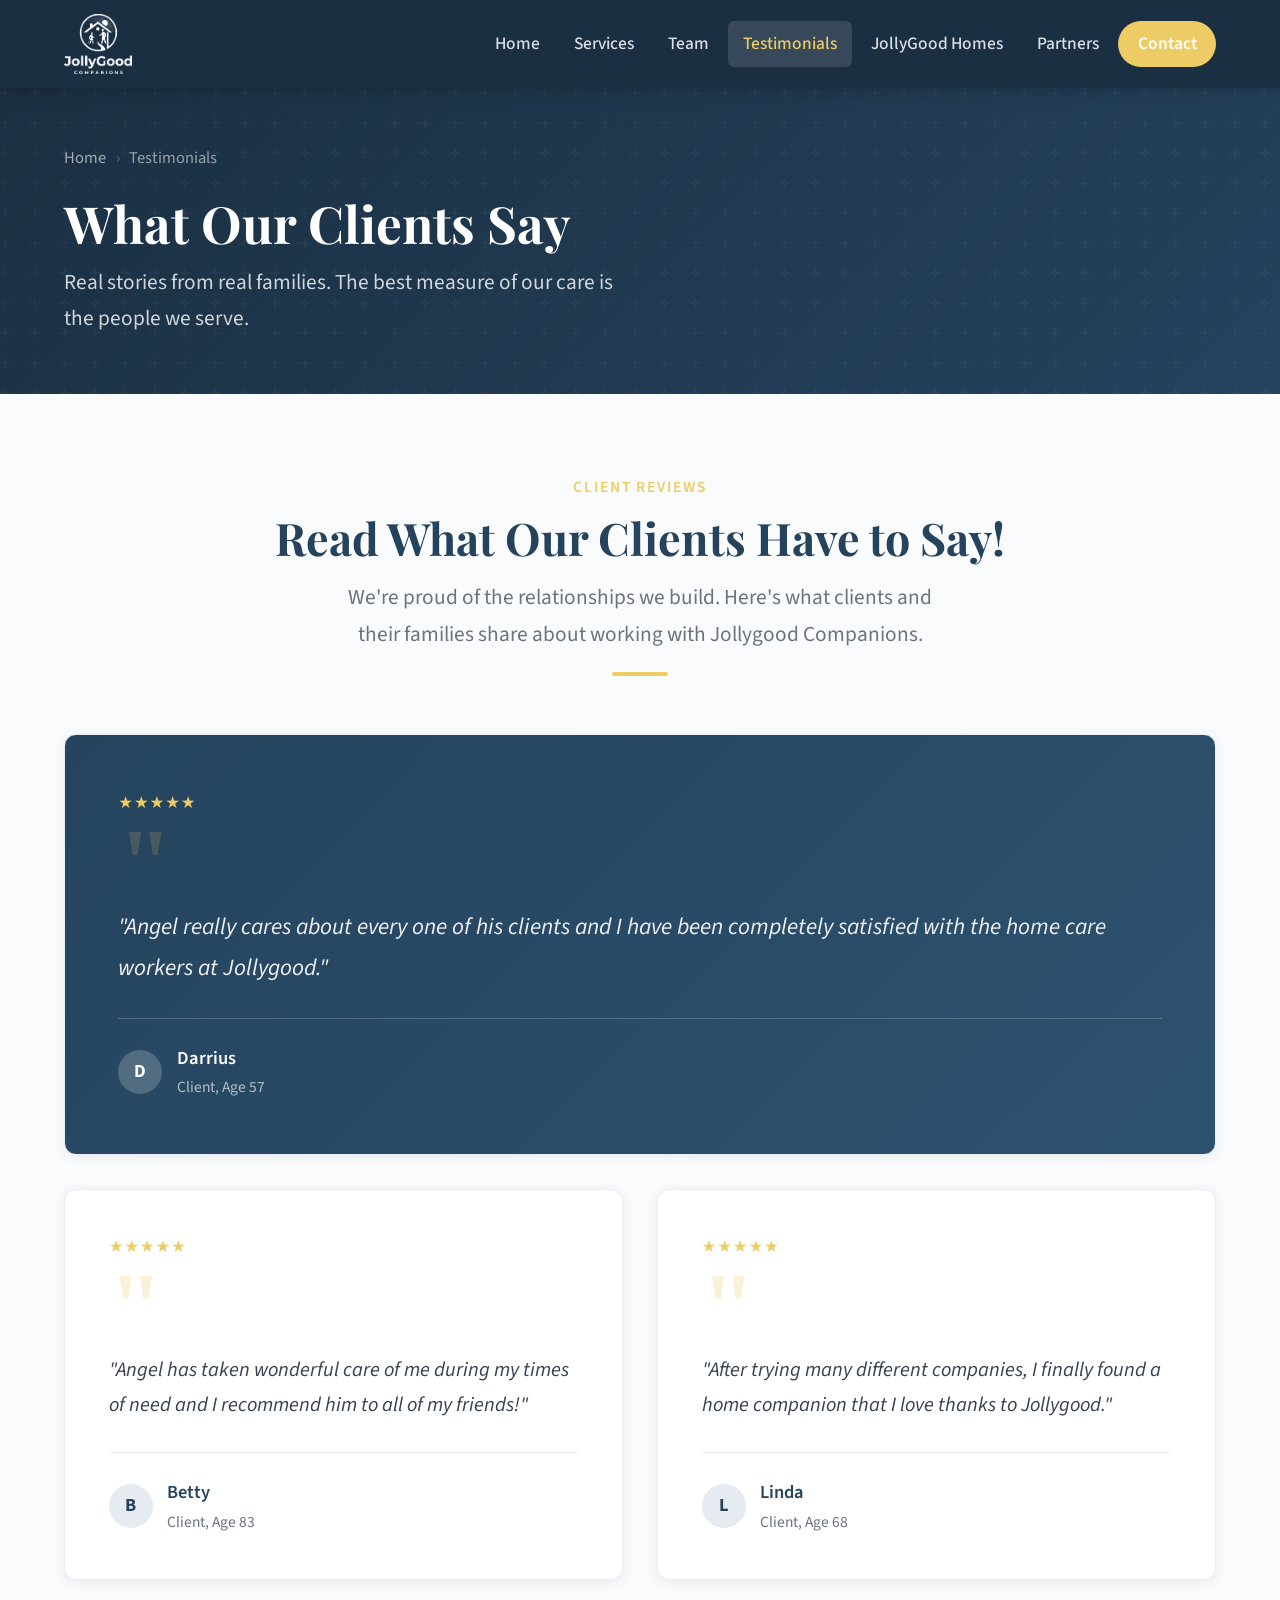
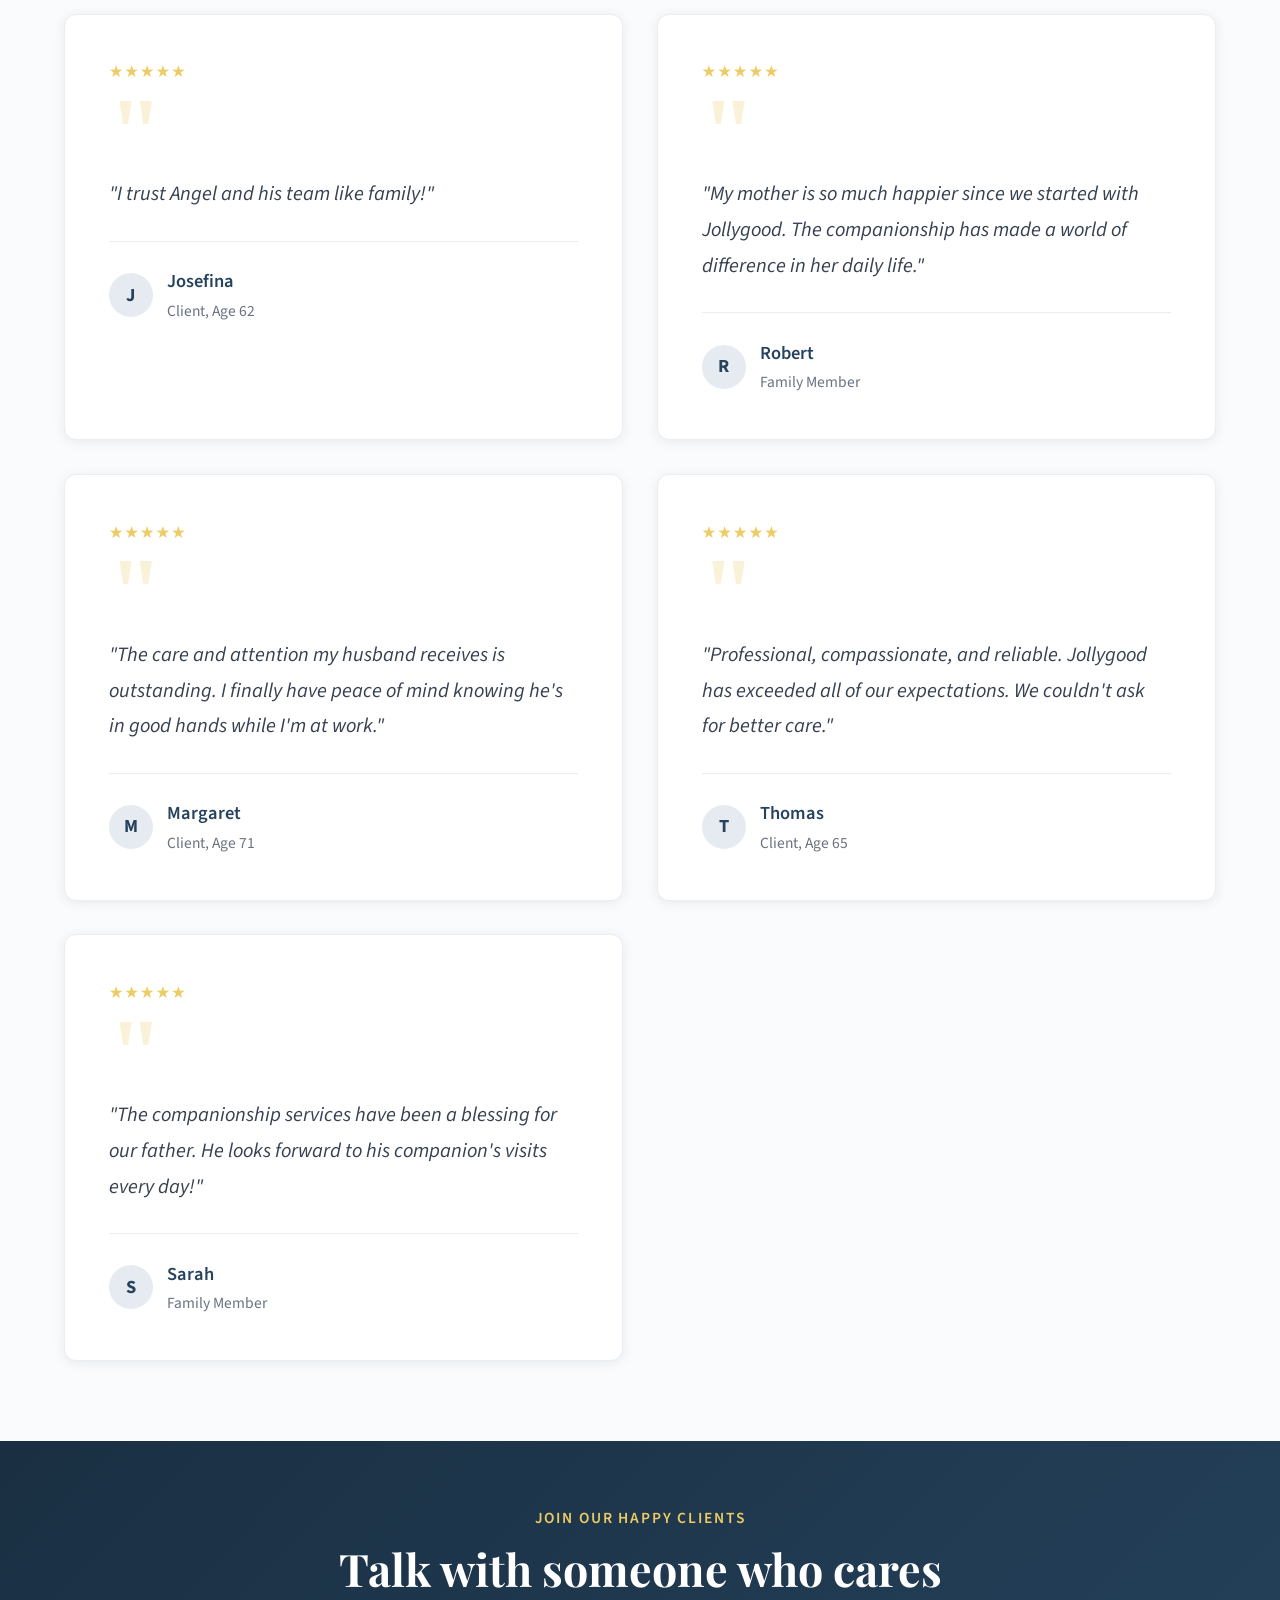
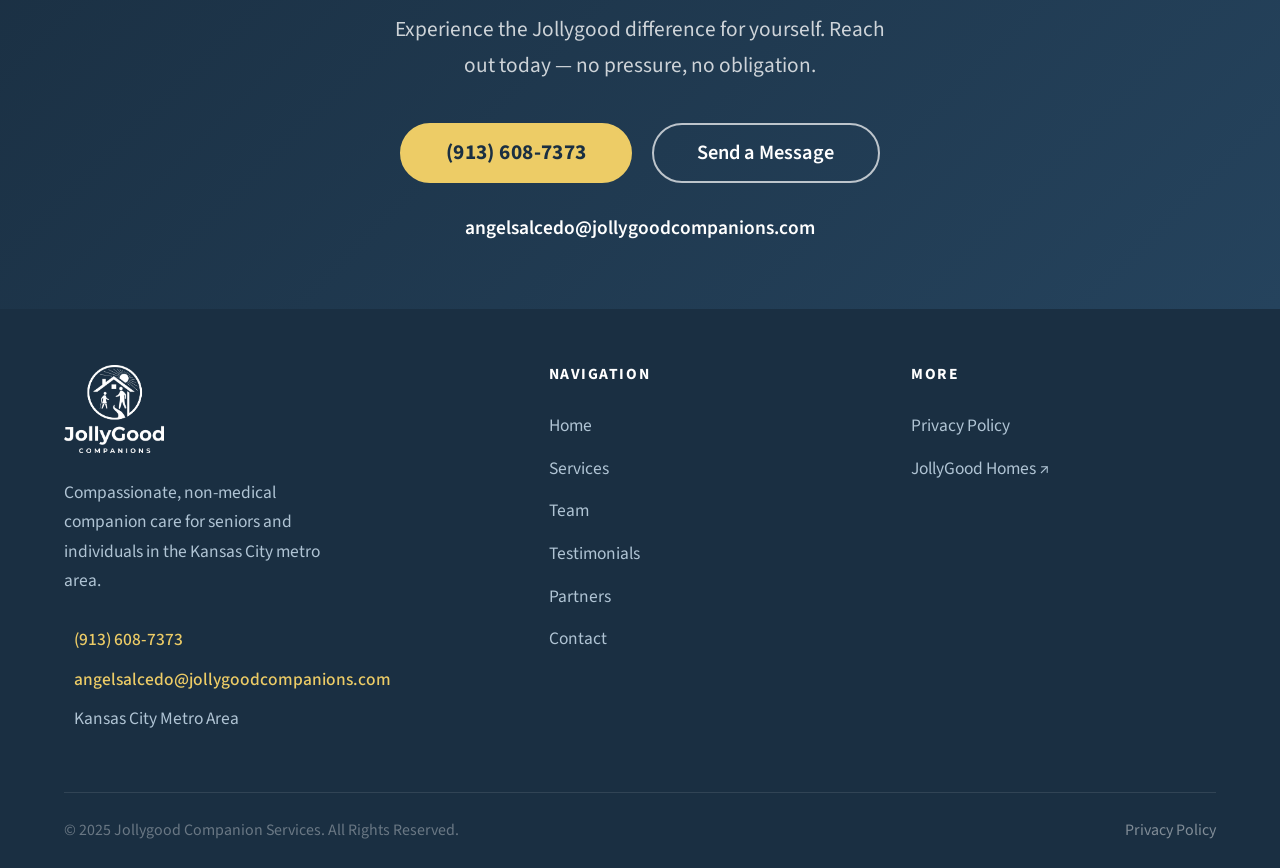
<file: testimonials.html>
<!DOCTYPE html>
<html lang="en">
<head>
  <meta charset="UTF-8" />
  <meta name="viewport" content="width=device-width, initial-scale=1.0" />
  <title>Client Testimonials — Jollygood Companions</title>
  <meta name="description" content="Read what clients and families say about Jollygood Companions companion care services in Kansas City. Real reviews from real people." />

  <link rel="icon" href="images/icon.png" type="image/png" />
  <link rel="preconnect" href="https://fonts.googleapis.com" />
  <link rel="preconnect" href="https://fonts.gstatic.com" crossorigin />
  <link href="https://fonts.googleapis.com/css2?family=Playfair+Display:wght@600;700;800&family=Source+Sans+3:wght@400;500;600&display=swap" rel="stylesheet" />
  <link rel="stylesheet" href="css/global.css" />

  <style>
    .testimonials-full-grid {
      display: grid;
      grid-template-columns: repeat(2, 1fr);
      gap: 1.75rem;
    }

    .testimonial-card-lg {
      background: var(--color-surface);
      border: 1px solid var(--color-border-light);
      border-radius: var(--radius-md);
      padding: 2.25rem;
      box-shadow: var(--shadow-card);
      transition: all var(--transition);
    }

    .testimonial-card-lg:hover {
      transform: translateY(-3px);
      box-shadow: var(--shadow-md);
    }

    .testimonial-card-lg .quote-mark {
      font-size: 5rem;
      line-height: 0.8;
      color: var(--color-accent);
      font-family: Georgia, serif;
      font-weight: 900;
      opacity: 0.25;
      display: block;
      margin-bottom: 0.25rem;
    }

    .testimonial-card-lg blockquote {
      font-size: 1.05rem;
      line-height: 1.75;
      color: var(--color-text-body);
      font-style: italic;
      margin: 0 0 1.5rem;
    }

    .testimonial-card-lg .testimonial-author {
      display: flex;
      align-items: center;
      gap: 0.75rem;
      padding-top: 1.25rem;
      border-top: 1px solid var(--color-border-light);
    }

    /* Featured testimonial — full width */
    .testimonial-card-featured {
      background: linear-gradient(135deg, var(--color-primary) 0%, var(--color-primary-mid) 100%);
      border-radius: var(--radius-md);
      padding: 2.75rem;
      color: #fff;
      grid-column: 1 / -1;
    }

    .testimonial-card-featured .quote-mark {
      color: rgba(237,204,102,0.65);
    }

    .testimonial-card-featured blockquote {
      color: rgba(255,255,255,0.92);
      font-size: 1.2rem;
    }

    .testimonial-card-featured .testimonial-name {
      color: #fff;
    }

    .testimonial-card-featured .testimonial-detail {
      color: rgba(255,255,255,0.65);
    }

    .testimonial-card-featured .testimonial-avatar {
      background: rgba(255,255,255,0.2);
      color: #fff;
    }

    .testimonial-card-featured .testimonial-author {
      border-top-color: rgba(255,255,255,0.2);
    }

    .testimonial-card-featured .stars {
      color: var(--color-accent);
    }

    .fade-in {
      opacity: 0;
      transform: translateY(20px);
      transition: opacity 0.5s ease, transform 0.5s ease;
    }
    .fade-in.in-view {
      opacity: 1;
      transform: none;
    }

    @media (max-width: 768px) {
      .testimonials-full-grid {
        grid-template-columns: 1fr;
      }
      .testimonial-card-featured {
        grid-column: auto;
      }
    }
  </style>

  <!-- =====================================================================
       ANALYTICS — Replace placeholder IDs before going live
       ===================================================================== -->
  <script async src="https://www.googletagmanager.com/gtag/js?id=G-XXXXXXXXXX"></script>
  <script>
    window.dataLayer = window.dataLayer || [];
    function gtag(){dataLayer.push(arguments);}
    gtag('js', new Date());
    gtag('config', 'G-XXXXXXXXXX');
  </script>
  <script>
  !function(f,b,e,v,n,t,s){if(f.fbq)return;n=f.fbq=function(){n.callMethod?
  n.callMethod.apply(n,arguments):n.queue.push(arguments)};if(!f._fbq)f._fbq=n;
  n.push=n;n.loaded=!0;n.version='2.0';n.queue=[];t=b.createElement(e);t.async=!0;
  t.src=v;s=b.getElementsByTagName(e)[0];s.parentNode.insertBefore(t,s)}(window,
  document,'script','https://connect.facebook.net/en_US/fbevents.js');
  fbq('init', 'XXXXXXXXXXXXXXX');
  fbq('track', 'PageView');
  </script>
  <noscript><img height="1" width="1" style="display:none"
    src="https://www.facebook.com/tr?id=XXXXXXXXXXXXXXX&ev=PageView&noscript=1"/></noscript>
</head>
<body>

  <!-- NAV -->
  <header class="site-header" role="banner">
    <div class="nav-inner">
      <a href="index.html" class="nav-logo" aria-label="Jollygood Companions — Home">
        <img src="images/logo-white.png" alt="Jollygood Companions" class="nav-logo-img" />
      </a>
      <nav class="nav-links" aria-label="Main navigation">
        <a href="index.html">Home</a>
        <a href="services.html">Services</a>
        <a href="team.html">Team</a>
        <a href="testimonials.html" class="active">Testimonials</a>
        <a href="https://www.jollygoodhomes.com" target="_blank" rel="noopener">JollyGood Homes</a>
        <a href="partners.html">Partners</a>
        <a href="contact.html" class="nav-cta">Contact</a>
      </nav>
      <button class="nav-hamburger" id="nav-hamburger" aria-label="Open menu" aria-expanded="false">
        <span></span><span></span><span></span>
      </button>
    </div>
  </header>
  <nav class="nav-mobile" id="nav-mobile" aria-label="Mobile navigation">
    <a href="index.html">Home</a>
    <a href="services.html">Services</a>
    <a href="team.html">Team</a>
    <a href="testimonials.html" class="active">Testimonials</a>
    <a href="https://www.jollygoodhomes.com" target="_blank" rel="noopener">JollyGood Homes ↗</a>
    <a href="partners.html">Partners</a>
    <a href="contact.html">Contact</a>
  </nav>

  <main id="main-content">

    <!-- PAGE HERO -->
    <section class="page-hero" aria-label="Page header">
      <div class="container">
        <nav class="breadcrumb" aria-label="Breadcrumb">
          <a href="index.html">Home</a>
          <span class="sep" aria-hidden="true">›</span>
          <span aria-current="page">Testimonials</span>
        </nav>
        <h1>What Our Clients Say</h1>
        <p>Real stories from real families. The best measure of our care is the people we serve.</p>
      </div>
    </section>

    <!-- TESTIMONIALS -->
    <section class="section" aria-labelledby="testimonials-heading">
      <div class="container">
        <div class="text-center section-title-block center fade-in" style="margin-bottom:3rem;">
          <span class="section-label">Client Reviews</span>
          <h2 id="testimonials-heading" class="section-title">Read What Our Clients Have to Say!</h2>
          <p class="section-subtitle">We're proud of the relationships we build. Here's what clients and their families share about working with Jollygood Companions.</p>
        </div>

        <div class="testimonials-full-grid" role="list">

          <!-- Featured -->
          <div class="testimonial-card-featured testimonial-card-lg fade-in" role="listitem">
            <span class="stars" aria-label="5 stars">★★★★★</span>
            <span class="quote-mark" aria-hidden="true">"</span>
            <blockquote>"Angel really cares about every one of his clients and I have been completely satisfied with the home care workers at Jollygood."</blockquote>
            <div class="testimonial-author">
              <div class="testimonial-avatar" aria-hidden="true">D</div>
              <div>
                <span class="testimonial-name">Darrius</span>
                <span class="testimonial-detail">Client, Age 57</span>
              </div>
            </div>
          </div>

          <!-- Betty -->
          <div class="testimonial-card-lg fade-in" role="listitem">
            <span class="stars" aria-label="5 stars">★★★★★</span>
            <span class="quote-mark" aria-hidden="true">"</span>
            <blockquote>"Angel has taken wonderful care of me during my times of need and I recommend him to all of my friends!"</blockquote>
            <div class="testimonial-author">
              <div class="testimonial-avatar" aria-hidden="true">B</div>
              <div>
                <span class="testimonial-name">Betty</span>
                <span class="testimonial-detail">Client, Age 83</span>
              </div>
            </div>
          </div>

          <!-- Linda -->
          <div class="testimonial-card-lg fade-in" role="listitem">
            <span class="stars" aria-label="5 stars">★★★★★</span>
            <span class="quote-mark" aria-hidden="true">"</span>
            <blockquote>"After trying many different companies, I finally found a home companion that I love thanks to Jollygood."</blockquote>
            <div class="testimonial-author">
              <div class="testimonial-avatar" aria-hidden="true">L</div>
              <div>
                <span class="testimonial-name">Linda</span>
                <span class="testimonial-detail">Client, Age 68</span>
              </div>
            </div>
          </div>

          <!-- Josefina -->
          <div class="testimonial-card-lg fade-in" role="listitem">
            <span class="stars" aria-label="5 stars">★★★★★</span>
            <span class="quote-mark" aria-hidden="true">"</span>
            <blockquote>"I trust Angel and his team like family!"</blockquote>
            <div class="testimonial-author">
              <div class="testimonial-avatar" aria-hidden="true">J</div>
              <div>
                <span class="testimonial-name">Josefina</span>
                <span class="testimonial-detail">Client, Age 62</span>
              </div>
            </div>
          </div>

          <!-- Robert -->
          <div class="testimonial-card-lg fade-in" role="listitem">
            <span class="stars" aria-label="5 stars">★★★★★</span>
            <span class="quote-mark" aria-hidden="true">"</span>
            <blockquote>"My mother is so much happier since we started with Jollygood. The companionship has made a world of difference in her daily life."</blockquote>
            <div class="testimonial-author">
              <div class="testimonial-avatar" aria-hidden="true">R</div>
              <div>
                <span class="testimonial-name">Robert</span>
                <span class="testimonial-detail">Family Member</span>
              </div>
            </div>
          </div>

          <!-- Margaret -->
          <div class="testimonial-card-lg fade-in" role="listitem">
            <span class="stars" aria-label="5 stars">★★★★★</span>
            <span class="quote-mark" aria-hidden="true">"</span>
            <blockquote>"The care and attention my husband receives is outstanding. I finally have peace of mind knowing he's in good hands while I'm at work."</blockquote>
            <div class="testimonial-author">
              <div class="testimonial-avatar" aria-hidden="true">M</div>
              <div>
                <span class="testimonial-name">Margaret</span>
                <span class="testimonial-detail">Client, Age 71</span>
              </div>
            </div>
          </div>

          <!-- Thomas -->
          <div class="testimonial-card-lg fade-in" role="listitem">
            <span class="stars" aria-label="5 stars">★★★★★</span>
            <span class="quote-mark" aria-hidden="true">"</span>
            <blockquote>"Professional, compassionate, and reliable. Jollygood has exceeded all of our expectations. We couldn't ask for better care."</blockquote>
            <div class="testimonial-author">
              <div class="testimonial-avatar" aria-hidden="true">T</div>
              <div>
                <span class="testimonial-name">Thomas</span>
                <span class="testimonial-detail">Client, Age 65</span>
              </div>
            </div>
          </div>

          <!-- Sarah -->
          <div class="testimonial-card-lg fade-in" role="listitem">
            <span class="stars" aria-label="5 stars">★★★★★</span>
            <span class="quote-mark" aria-hidden="true">"</span>
            <blockquote>"The companionship services have been a blessing for our father. He looks forward to his companion's visits every day!"</blockquote>
            <div class="testimonial-author">
              <div class="testimonial-avatar" aria-hidden="true">S</div>
              <div>
                <span class="testimonial-name">Sarah</span>
                <span class="testimonial-detail">Family Member</span>
              </div>
            </div>
          </div>

        </div>
      </div>
    </section>

    <!-- CTA STRIP -->
    <section class="cta-strip" aria-label="Contact call-to-action">
      <div class="container">
        <span class="section-label" style="color:var(--color-accent);">Join Our Happy Clients</span>
        <h2>Talk with someone who cares</h2>
        <p>Experience the Jollygood difference for yourself. Reach out today — no pressure, no obligation.</p>
        <div class="btn-group">
          <a href="tel:9136087373" class="btn btn-phone btn-lg">(913) 608-7373</a>
          <a href="contact.html" class="btn btn-outline-white btn-lg">Send a Message</a>
        </div>
        <div style="margin-top:1.5rem;">
          <div class="contact-info-block">
            <div class="contact-info-item">
              <a href="mailto:angelsalcedo@jollygoodcompanions.com">angelsalcedo@jollygoodcompanions.com</a>
            </div>
          </div>
        </div>
      </div>
    </section>

  </main>

  <!-- FOOTER -->
  <footer class="site-footer" role="contentinfo">
    <div class="container">
      <div class="footer-grid">
        <div class="footer-brand">
          <a href="index.html" class="footer-logo" aria-label="Jollygood Companions — Home">
            <img src="images/logo-white.png" alt="Jollygood Companions" class="footer-logo-img" />
          </a>
          <p>Compassionate, non-medical companion care for seniors and individuals in the Kansas City metro area.</p>
          <ul class="footer-contact-list" aria-label="Contact information">
            <li><span aria-hidden="true"></span><a href="tel:9136087373">(913) 608-7373</a></li>
            <li><span aria-hidden="true"></span><a href="mailto:angelsalcedo@jollygoodcompanions.com">angelsalcedo@jollygoodcompanions.com</a></li>
            <li><span aria-hidden="true"></span><span style="color:var(--color-footer-text);">Kansas City Metro Area</span></li>
          </ul>
        </div>
        <div class="footer-col">
          <h4>Navigation</h4>
          <ul class="footer-nav-list">
            <li><a href="index.html">Home</a></li>
            <li><a href="services.html">Services</a></li>
            <li><a href="team.html">Team</a></li>
            <li><a href="testimonials.html">Testimonials</a></li>
            <li><a href="partners.html">Partners</a></li>
            <li><a href="contact.html">Contact</a></li>
          </ul>
        </div>
        <div class="footer-col">
          <h4>More</h4>
          <ul class="footer-nav-list">
            <li><a href="privacy-policy.html">Privacy Policy</a></li>
            <li><a href="https://www.jollygoodhomes.com" target="_blank" rel="noopener">JollyGood Homes ↗</a></li>
          </ul>
        </div>
      </div>
      <div class="footer-bottom">
        <p>© 2025 Jollygood Companion Services. All Rights Reserved.</p>
        <a href="privacy-policy.html">Privacy Policy</a>
      </div>
    </div>
  </footer>

  <button class="back-to-top" id="back-to-top" aria-label="Back to top">↑</button>
  <script src="js/main.js"></script>
</body>
</html>
</file>
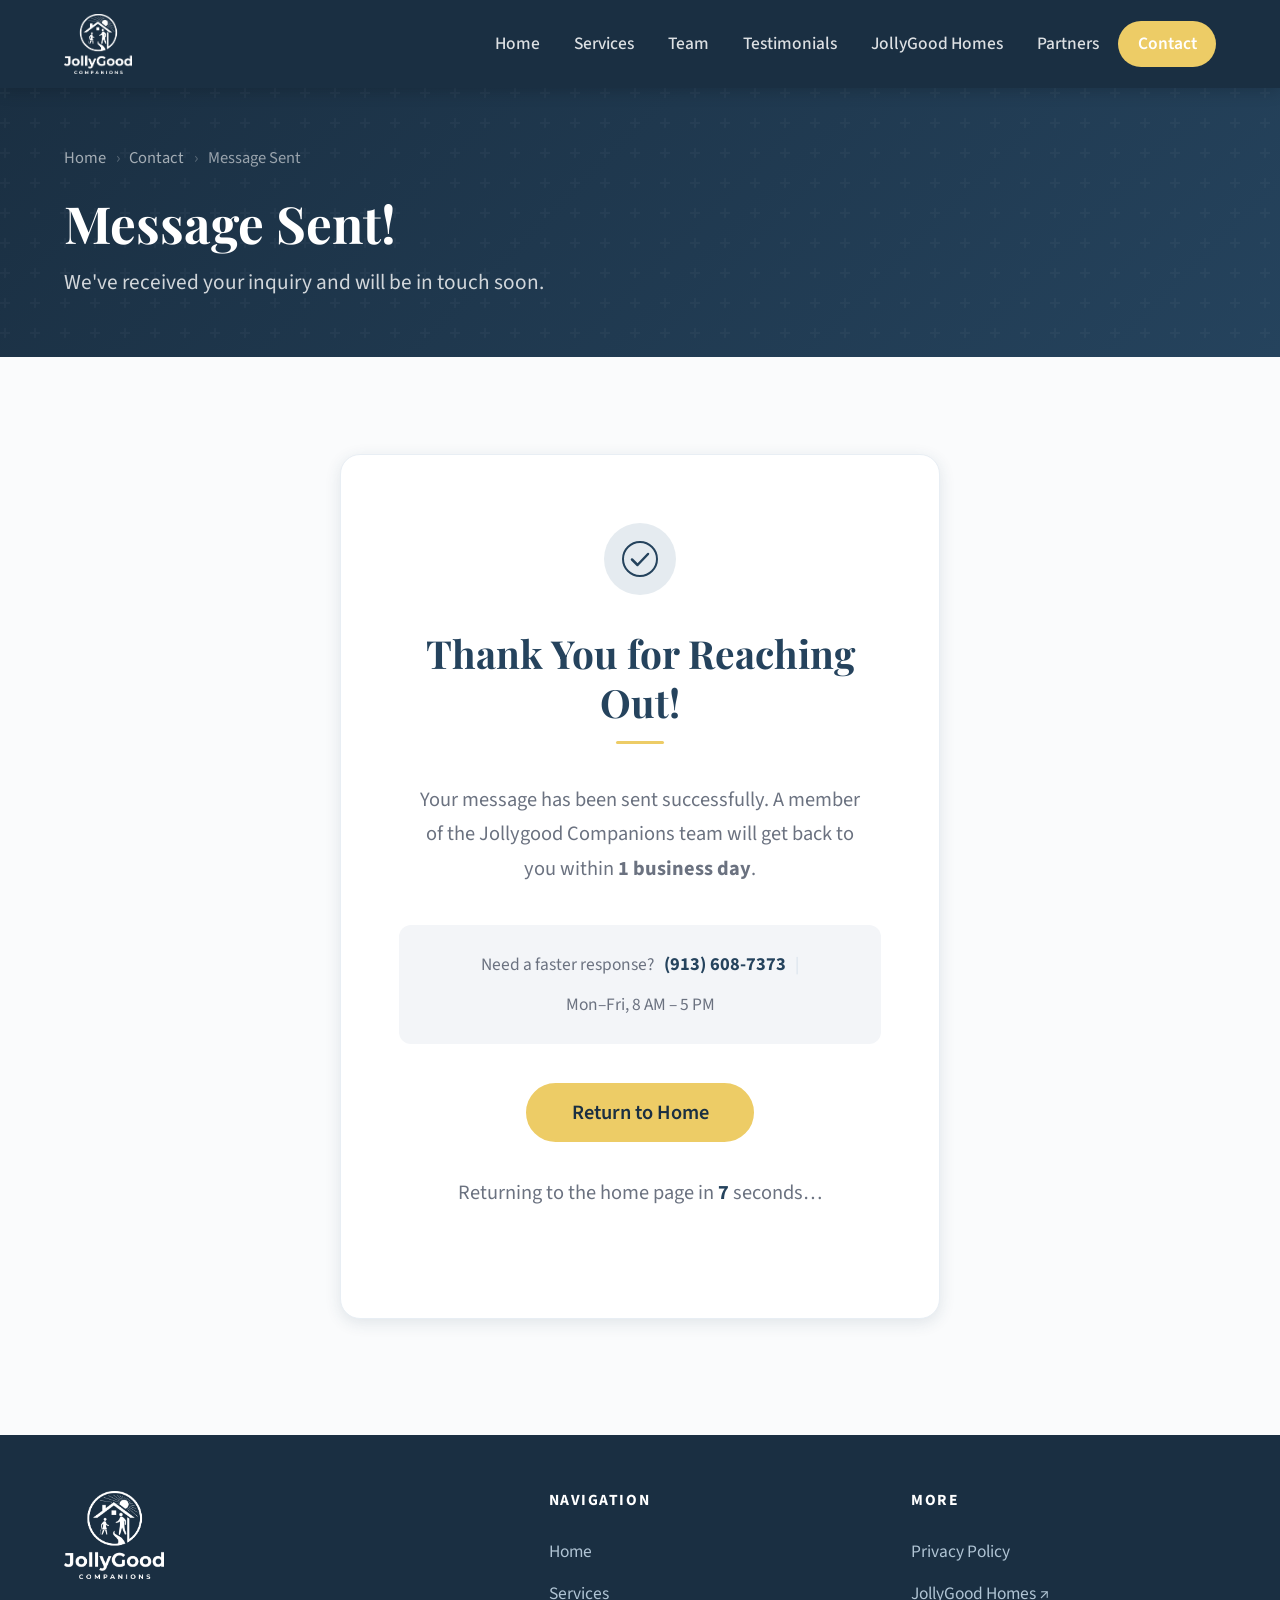
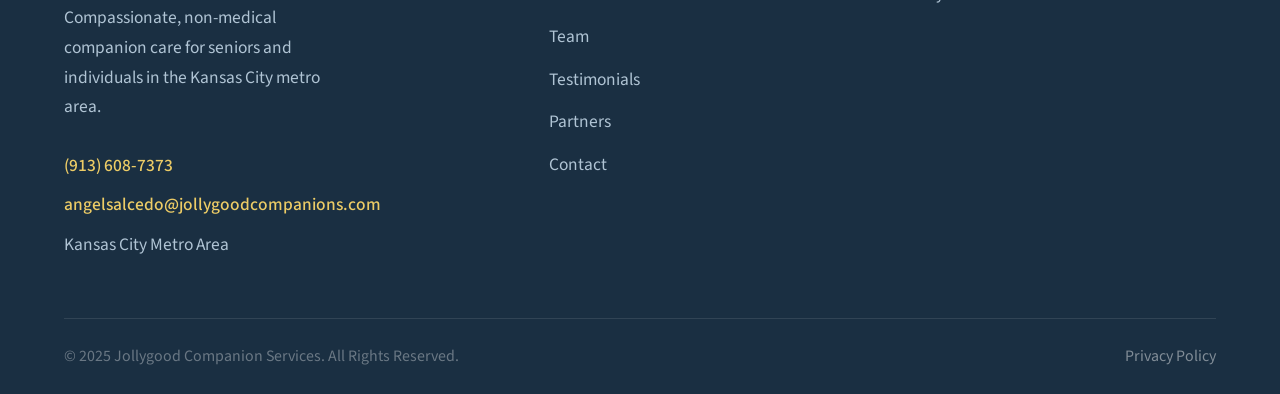
<file: thank-you.html>
<!DOCTYPE html>
<html lang="en">
<head>
  <meta charset="UTF-8" />
  <meta name="viewport" content="width=device-width, initial-scale=1.0" />
  <title>Message Sent — Jollygood Companions</title>
  <meta name="description" content="Thank you for contacting Jollygood Companions. We'll be in touch shortly." />
  <meta name="robots" content="noindex, nofollow" />

  <link rel="icon" href="images/icon.png" type="image/png" />
  <link rel="preconnect" href="https://fonts.googleapis.com" />
  <link rel="preconnect" href="https://fonts.gstatic.com" crossorigin />
  <link href="https://fonts.googleapis.com/css2?family=Playfair+Display:wght@600;700;800&family=Source+Sans+3:wght@400;500;600&display=swap" rel="stylesheet" />
  <link rel="stylesheet" href="css/global.css" />

  <style>
    .thankyou-section {
      padding: 5rem 0 6rem;
    }

    .thankyou-card {
      max-width: 600px;
      margin: 0 auto;
      background: var(--color-surface);
      border: 1px solid var(--color-border-light);
      border-radius: var(--radius-lg);
      padding: 3.5rem 3rem;
      box-shadow: var(--shadow-md);
      text-align: center;
    }

    .thankyou-icon {
      width: 72px;
      height: 72px;
      background: var(--color-primary-light);
      border-radius: 50%;
      display: flex;
      align-items: center;
      justify-content: center;
      margin: 0 auto 1.75rem;
    }

    .thankyou-icon svg {
      width: 36px;
      height: 36px;
    }

    .thankyou-card h1 {
      font-size: 2rem;
      color: var(--color-text-dark);
      margin-bottom: 0.75rem;
    }

    .thankyou-card > p {
      color: var(--color-text-muted);
      font-size: 1.05rem;
      line-height: 1.7;
      margin-bottom: 2rem;
      max-width: 440px;
      margin-left: auto;
      margin-right: auto;
    }

    .thankyou-divider {
      width: 48px;
      height: 3px;
      background: var(--color-accent);
      border-radius: 2px;
      margin: 0 auto 2rem;
    }

    .thankyou-contact-strip {
      background: var(--color-surface-alt);
      border-radius: var(--radius-md);
      padding: 1.25rem 1.5rem;
      margin-bottom: 2rem;
      display: flex;
      align-items: center;
      justify-content: center;
      gap: 0.5rem;
      flex-wrap: wrap;
    }

    .thankyou-contact-strip p {
      font-size: 0.9rem;
      color: var(--color-text-muted);
      margin: 0;
    }

    .thankyou-contact-strip a {
      font-weight: 700;
      color: var(--color-primary);
      font-size: 0.95rem;
    }

    .thankyou-contact-strip a:hover {
      color: var(--color-primary-mid);
    }

    .redirect-notice {
      font-size: 0.82rem;
      color: var(--color-text-muted);
      margin-top: 1.75rem;
      margin-bottom: 0;
    }

    .redirect-notice strong {
      color: var(--color-primary);
    }
  </style>

  <!-- =====================================================================
       ANALYTICS — Replace placeholder IDs before going live
       ===================================================================== -->

  <!-- Google Analytics 4 — replace G-XXXXXXXXXX (twice) with your Measurement ID
       Get it at: analytics.google.com → Admin → Data Streams → your web stream -->
  <script async src="https://www.googletagmanager.com/gtag/js?id=G-XXXXXXXXXX"></script>
  <script>
    window.dataLayer = window.dataLayer || [];
    function gtag(){dataLayer.push(arguments);}
    gtag('js', new Date());
    gtag('config', 'G-XXXXXXXXXX');
  </script>

  <!-- Meta Pixel — replace XXXXXXXXXXXXXXX (twice) with your Pixel ID
       Get it at: business.facebook.com → Events Manager → Pixels → Create -->
  <script>
  !function(f,b,e,v,n,t,s){if(f.fbq)return;n=f.fbq=function(){n.callMethod?
  n.callMethod.apply(n,arguments):n.queue.push(arguments)};if(!f._fbq)f._fbq=n;
  n.push=n;n.loaded=!0;n.version='2.0';n.queue=[];t=b.createElement(e);t.async=!0;
  t.src=v;s=b.getElementsByTagName(e)[0];s.parentNode.insertBefore(t,s)}(window,
  document,'script','https://connect.facebook.net/en_US/fbevents.js');
  fbq('init', 'XXXXXXXXXXXXXXX');
  fbq('track', 'PageView');
  </script>
  <noscript><img height="1" width="1" style="display:none"
    src="https://www.facebook.com/tr?id=XXXXXXXXXXXXXXX&ev=PageView&noscript=1"/></noscript>
</head>
<body>

  <!-- NAV -->
  <header class="site-header" role="banner">
    <div class="nav-inner">
      <a href="index.html" class="nav-logo" aria-label="Jollygood Companions — Home">
        <img src="images/logo-white.png" alt="Jollygood Companions" class="nav-logo-img" />
      </a>
      <nav class="nav-links" aria-label="Main navigation">
        <a href="index.html">Home</a>
        <a href="services.html">Services</a>
        <a href="team.html">Team</a>
        <a href="testimonials.html">Testimonials</a>
        <a href="https://www.jollygoodhomes.com" target="_blank" rel="noopener">JollyGood Homes</a>
        <a href="partners.html">Partners</a>
        <a href="contact.html" class="nav-cta">Contact</a>
      </nav>
      <button class="nav-hamburger" id="nav-hamburger" aria-label="Open menu" aria-expanded="false">
        <span></span><span></span><span></span>
      </button>
    </div>
  </header>
  <nav class="nav-mobile" id="nav-mobile" aria-label="Mobile navigation">
    <a href="index.html">Home</a>
    <a href="services.html">Services</a>
    <a href="team.html">Team</a>
    <a href="testimonials.html">Testimonials</a>
    <a href="https://www.jollygoodhomes.com" target="_blank" rel="noopener">JollyGood Homes ↗</a>
    <a href="partners.html">Partners</a>
    <a href="contact.html">Contact</a>
  </nav>

  <main id="main-content">

    <!-- PAGE HERO -->
    <section class="page-hero" aria-label="Page header">
      <div class="container">
        <nav class="breadcrumb" aria-label="Breadcrumb">
          <a href="index.html">Home</a>
          <span class="sep" aria-hidden="true">›</span>
          <a href="contact.html">Contact</a>
          <span class="sep" aria-hidden="true">›</span>
          <span aria-current="page">Message Sent</span>
        </nav>
        <h1>Message Sent!</h1>
        <p>We've received your inquiry and will be in touch soon.</p>
      </div>
    </section>

    <!-- THANK YOU CONTENT -->
    <section class="thankyou-section" aria-labelledby="thankyou-heading">
      <div class="container">
        <div class="thankyou-card">

          <div class="thankyou-icon" aria-hidden="true">
            <svg viewBox="0 0 36 36" fill="none" xmlns="http://www.w3.org/2000/svg">
              <circle cx="18" cy="18" r="17" stroke="#25435D" stroke-width="2"/>
              <path d="M10 18.5L15.5 24L26 13" stroke="#25435D" stroke-width="2.5" stroke-linecap="round" stroke-linejoin="round"/>
            </svg>
          </div>

          <h1 id="thankyou-heading">Thank You for Reaching Out!</h1>

          <div class="thankyou-divider" aria-hidden="true"></div>

          <p>Your message has been sent successfully. A member of the Jollygood Companions team will get back to you within <strong>1 business day</strong>.</p>

          <div class="thankyou-contact-strip" role="complementary" aria-label="Prefer a faster reply?">
            <p>Need a faster response?</p>
            <a href="tel:9136087373">(913) 608-7373</a>
            <p style="color: var(--color-border);">|</p>
            <p>Mon–Fri, 8 AM – 5 PM</p>
          </div>

          <a href="index.html" class="btn btn-primary btn-lg">Return to Home</a>

          <p class="redirect-notice" aria-live="polite">
            Returning to the home page in <strong id="redirect-countdown">8</strong> seconds…
          </p>

        </div>
      </div>
    </section>

  </main>

  <!-- FOOTER -->
  <footer class="site-footer" role="contentinfo">
    <div class="container">
      <div class="footer-grid">
        <div class="footer-brand">
          <a href="index.html" class="footer-logo" aria-label="Jollygood Companions — Home">
            <img src="images/logo-white.png" alt="Jollygood Companions" class="footer-logo-img" />
          </a>
          <p>Compassionate, non-medical companion care for seniors and individuals in the Kansas City metro area.</p>
          <ul class="footer-contact-list" aria-label="Contact information">
            <li><a href="tel:9136087373">(913) 608-7373</a></li>
            <li><a href="mailto:angelsalcedo@jollygoodcompanions.com">angelsalcedo@jollygoodcompanions.com</a></li>
            <li><span style="color:var(--color-footer-text);">Kansas City Metro Area</span></li>
          </ul>
        </div>
        <div class="footer-col">
          <h4>Navigation</h4>
          <ul class="footer-nav-list">
            <li><a href="index.html">Home</a></li>
            <li><a href="services.html">Services</a></li>
            <li><a href="team.html">Team</a></li>
            <li><a href="testimonials.html">Testimonials</a></li>
            <li><a href="partners.html">Partners</a></li>
            <li><a href="contact.html">Contact</a></li>
          </ul>
        </div>
        <div class="footer-col">
          <h4>More</h4>
          <ul class="footer-nav-list">
            <li><a href="privacy-policy.html">Privacy Policy</a></li>
            <li><a href="https://www.jollygoodhomes.com" target="_blank" rel="noopener">JollyGood Homes ↗</a></li>
          </ul>
        </div>
      </div>
      <div class="footer-bottom">
        <p>© 2025 Jollygood Companion Services. All Rights Reserved.</p>
        <a href="privacy-policy.html">Privacy Policy</a>
      </div>
    </div>
  </footer>

  <button class="back-to-top" id="back-to-top" aria-label="Back to top">↑</button>
  <script src="js/main.js"></script>

  <!-- Conversion tracking — fires on this page only (a confirmed form lead) -->
  <script>
    // GA4: mark this as a lead conversion
    if (typeof gtag === 'function') {
      gtag('event', 'generate_lead', { event_category: 'contact_form' });
    }
    // Meta Pixel: fire Lead event for ad conversion attribution
    if (typeof fbq === 'function') {
      fbq('track', 'Lead');
    }

    // Countdown redirect to home
    (function () {
      var seconds = 8;
      var countEl = document.getElementById('redirect-countdown');
      if (!countEl) return;
      var timer = setInterval(function () {
        seconds--;
        countEl.textContent = seconds;
        if (seconds <= 0) {
          clearInterval(timer);
          window.location.href = 'index.html';
        }
      }, 1000);
    })();
  </script>
</body>
</html>
</file>
<file: css/global.css>
/* ==========================================================================
   Jollygood Companions — Global Stylesheet
   ========================================================================== */

/* --------------------------------------------------------------------------
   Google Fonts Import
   -------------------------------------------------------------------------- */
@import url('https://fonts.googleapis.com/css2?family=Playfair+Display:wght@600;700;800&family=Source+Sans+3:wght@400;500;600&display=swap');

/* --------------------------------------------------------------------------
   CSS Custom Properties (Brand Variables)
   -------------------------------------------------------------------------- */
:root {
  /* Brand Colors — Jolly Good official palette */
  --color-primary:       #25435D;   /* Brand navy   — R:37 G:67 B:93  */
  --color-primary-dark:  #1a2f42;   /* Darker navy  — header & footer  */
  --color-primary-mid:   #2d5270;   /* Mid navy     — hover states      */
  --color-primary-light: #E5EBF0;   /* Light navy tint                  */
  --color-accent:        #EDCC66;   /* Brand gold   — R:237 G:204 B:102 */
  --color-accent-hover:  #D4B347;   /* Darker gold  — hover             */
  --color-accent-dark:   #B09820;   /* Dark gold    — text on light bg  */

  /* Neutral Palette */
  --color-bg:            #FAFBFC;
  --color-surface:       #FFFFFF;
  --color-surface-alt:   #F3F5F8;
  --color-border:        #D8E2EB;
  --color-border-light:  #E8EEF4;

  /* Text */
  --color-text-dark:     #25435D;   /* Brand navy for headings */
  --color-text-body:     #374151;
  --color-text-muted:    #6B7280;
  --color-text-light:    #9CA3AF;
  --color-text-white:    #FFFFFF;

  /* Footer */
  --color-footer-bg:     #1a2f42;
  --color-footer-text:   #B0C4D4;
  --color-footer-link:   #EDCC66;

  /* Typography */
  --font-heading: 'Playfair Display', Georgia, 'Times New Roman', serif;
  --font-body:    'Source Sans 3', 'Segoe UI', system-ui, sans-serif;

  /* Layout */
  --container-max:     1200px;
  --container-padding: 0 24px;
  --section-gap:       80px;
  --section-gap-sm:    48px;

  /* Shadows */
  --shadow-xs: 0 1px 3px rgba(37, 67, 93, 0.08);
  --shadow-sm: 0 2px 8px rgba(37, 67, 93, 0.10);
  --shadow-md: 0 4px 16px rgba(37, 67, 93, 0.12);
  --shadow-lg: 0 8px 32px rgba(37, 67, 93, 0.14);
  --shadow-card: 0 2px 12px rgba(37, 67, 93, 0.09);

  /* Radius */
  --radius-sm:   6px;
  --radius-md:   12px;
  --radius-lg:   20px;
  --radius-full: 9999px;

  /* Transitions */
  --transition: 0.22s ease;
  --transition-slow: 0.4s ease;

  /* Nav */
  --nav-height: 88px;  /* +21% total from 72px (two ×1.1 passes) */
}

/* --------------------------------------------------------------------------
   Reset & Base
   -------------------------------------------------------------------------- */
*, *::before, *::after {
  box-sizing: border-box;
  margin: 0;
  padding: 0;
}

html {
  font-size: 19.4px;  /* +21% total from base 16px (two ×1.1 passes) */
  scroll-behavior: smooth;
  -webkit-text-size-adjust: 100%;
}

body {
  font-family: var(--font-body);
  font-size: 1rem;
  line-height: 1.7;
  color: var(--color-text-body);
  background-color: var(--color-bg);
  min-height: 100vh;
}

img {
  max-width: 100%;
  height: auto;
  display: block;
}

a {
  color: var(--color-primary-mid);
  text-decoration: none;
  transition: color var(--transition);
}

a:hover {
  color: var(--color-primary);
}

ul, ol {
  list-style: none;
}

button {
  font-family: var(--font-body);
  cursor: pointer;
  border: none;
  background: none;
}

input, textarea, select {
  font-family: var(--font-body);
  font-size: 1rem;
}

/* --------------------------------------------------------------------------
   Typography Scale
   -------------------------------------------------------------------------- */
h1, h2, h3, h4, h5, h6 {
  font-family: var(--font-heading);
  color: var(--color-text-dark);
  line-height: 1.25;
  font-weight: 700;
}

h1 { font-size: clamp(2rem, 5vw, 3.25rem); }
h2 { font-size: clamp(1.6rem, 3.5vw, 2.5rem); }
h3 { font-size: clamp(1.25rem, 2.5vw, 1.65rem); }
h4 { font-size: 1.2rem; }
h5 { font-size: 1.05rem; }

p { margin-bottom: 1rem; }
p:last-child { margin-bottom: 0; }

/* --------------------------------------------------------------------------
   Layout Utilities
   -------------------------------------------------------------------------- */
.container {
  max-width: var(--container-max);
  margin: 0 auto;
  padding: var(--container-padding);
}

.section {
  padding: var(--section-gap) 0;
}

.section-sm {
  padding: var(--section-gap-sm) 0;
}

.section-alt {
  background-color: var(--color-surface-alt);
}

.section-dark {
  background-color: var(--color-primary);
  color: var(--color-text-white);
}

.section-dark h1,
.section-dark h2,
.section-dark h3,
.section-dark h4 {
  color: var(--color-text-white);
}

.section-dark p {
  color: rgba(255,255,255,0.85);
}

.text-center { text-align: center; }
.text-left   { text-align: left; }

.section-label {
  font-family: var(--font-body);
  font-size: 0.8rem;
  font-weight: 600;
  letter-spacing: 0.12em;
  text-transform: uppercase;
  color: var(--color-accent);
  display: block;
  margin-bottom: 0.5rem;
}

.section-dark .section-label {
  color: var(--color-accent);
}

.section-title {
  margin-bottom: 0.75rem;
}

.section-subtitle {
  font-size: 1.1rem;
  color: var(--color-text-muted);
  max-width: 600px;
  margin: 0 auto 3rem;
}

.section-dark .section-subtitle {
  color: rgba(255,255,255,0.75);
}

/* Divider accent under section headings */
.section-title-block {
  margin-bottom: 3rem;
}

.section-title-block::after {
  content: '';
  display: block;
  width: 56px;
  height: 4px;
  background: var(--color-accent);
  border-radius: var(--radius-full);
  margin-top: 1rem;
}

.section-title-block.center::after {
  margin-left: auto;
  margin-right: auto;
}

/* --------------------------------------------------------------------------
   Buttons
   -------------------------------------------------------------------------- */
.btn {
  display: inline-flex;
  align-items: center;
  gap: 0.5rem;
  padding: 0.75rem 1.75rem;
  border-radius: var(--radius-full);
  font-family: var(--font-body);
  font-size: 1rem;
  font-weight: 600;
  line-height: 1;
  cursor: pointer;
  border: 2px solid transparent;
  transition: all var(--transition);
  text-decoration: none;
  white-space: nowrap;
}

.btn-primary {
  background-color: var(--color-accent);
  color: var(--color-primary-dark);   /* Navy on gold — 7:1 contrast ratio */
  border-color: var(--color-accent);
}

.btn-primary:hover {
  background-color: var(--color-accent-hover);
  border-color: var(--color-accent-hover);
  color: var(--color-primary-dark);
  transform: translateY(-2px);
  box-shadow: var(--shadow-md);
}

.btn-outline {
  background-color: transparent;
  color: var(--color-primary);
  border-color: var(--color-primary);
}

.btn-outline:hover {
  background-color: var(--color-primary);
  color: #fff;
  transform: translateY(-2px);
}

.btn-outline-white {
  background-color: transparent;
  color: #fff;
  border-color: rgba(255,255,255,0.7);
}

.btn-outline-white:hover {
  background-color: rgba(255,255,255,0.15);
  border-color: #fff;
  color: #fff;
  transform: translateY(-2px);
}

.btn-white {
  background-color: #fff;
  color: var(--color-primary);
  border-color: #fff;
}

.btn-white:hover {
  background-color: var(--color-primary-light);
  color: var(--color-primary-dark);
  transform: translateY(-2px);
}

.btn-lg {
  padding: 0.9rem 2.25rem;
  font-size: 1.05rem;
}

.btn-phone {
  background-color: var(--color-accent);
  color: var(--color-primary-dark);   /* Navy on gold — high contrast */
  border-color: var(--color-accent);
  font-size: 1.1rem;
  font-weight: 700;
  letter-spacing: 0.02em;
}

.btn-phone:hover {
  background-color: var(--color-accent-hover);
  border-color: var(--color-accent-hover);
  color: var(--color-primary-dark);
  transform: translateY(-2px);
  box-shadow: var(--shadow-md);
}

/* --------------------------------------------------------------------------
   Navigation
   -------------------------------------------------------------------------- */
.site-header {
  position: sticky;
  top: 0;
  z-index: 100;
  height: var(--nav-height);
  background-color: var(--color-primary-dark);
  box-shadow: 0 2px 16px rgba(0,0,0,0.2);
  display: flex;
  align-items: center;
}

.nav-inner {
  display: flex;
  align-items: center;
  justify-content: space-between;
  width: 100%;
  max-width: var(--container-max);
  margin: 0 auto;
  padding: var(--container-padding);
  gap: 1.5rem;
}

.nav-logo {
  display: flex;
  align-items: center;
  text-decoration: none;
  flex-shrink: 0;
}

.nav-logo-img {
  height: 60px;   /* fits inside 88px nav with comfortable padding */
  width: auto;
  display: block;
}

.nav-links {
  display: flex;
  align-items: center;
  gap: 0.25rem;
  flex-wrap: wrap;
}

.nav-links a {
  display: block;
  padding: 0.4rem 0.75rem;
  font-size: 0.9rem;
  font-weight: 500;
  color: rgba(255,255,255,0.85);
  border-radius: var(--radius-sm);
  transition: all var(--transition);
  white-space: nowrap;
}

.nav-links a:hover,
.nav-links a.active {
  background-color: rgba(255,255,255,0.12);
  color: #fff;
}

.nav-links a.active {
  color: var(--color-accent);
}

.nav-links .nav-cta {
  background-color: var(--color-accent);
  color: #fff;
  padding: 0.4rem 1rem;
  border-radius: var(--radius-full);
  font-weight: 600;
}

.nav-links .nav-cta:hover {
  background-color: var(--color-accent-hover);
  color: #fff;
}

/* Hamburger */
.nav-hamburger {
  display: none;
  flex-direction: column;
  justify-content: center;
  gap: 5px;
  width: 40px;
  height: 40px;
  padding: 6px;
  background: none;
  border: none;
  cursor: pointer;
  border-radius: var(--radius-sm);
  transition: background var(--transition);
  flex-shrink: 0;
}

.nav-hamburger:hover {
  background: rgba(255,255,255,0.1);
}

.nav-hamburger span {
  display: block;
  height: 2px;
  width: 100%;
  background-color: #fff;
  border-radius: 2px;
  transition: all var(--transition);
}

/* Mobile Nav */
.nav-mobile {
  display: none;
  position: fixed;
  top: var(--nav-height);
  left: 0;
  right: 0;
  background-color: var(--color-primary-dark);
  border-top: 1px solid rgba(255,255,255,0.1);
  z-index: 99;
  padding: 1rem 0;
  box-shadow: var(--shadow-lg);
}

.nav-mobile.open {
  display: block;
}

.nav-mobile a {
  display: block;
  padding: 0.75rem 24px;
  font-size: 1rem;
  font-weight: 500;
  color: rgba(255,255,255,0.85);
  border-bottom: 1px solid rgba(255,255,255,0.06);
  transition: all var(--transition);
}

.nav-mobile a:last-child {
  border-bottom: none;
}

.nav-mobile a:hover,
.nav-mobile a.active {
  background-color: rgba(255,255,255,0.08);
  color: var(--color-accent);
  padding-left: 32px;
}

/* --------------------------------------------------------------------------
   Hero — Page Title Bar (inner pages)
   -------------------------------------------------------------------------- */
.page-hero {
  background: linear-gradient(135deg, var(--color-primary-dark) 0%, var(--color-primary) 100%);
  padding: 56px 0;
  position: relative;
  overflow: hidden;
}

.page-hero::before {
  content: '';
  position: absolute;
  inset: 0;
  background: url("data:image/svg+xml,%3Csvg width='60' height='60' viewBox='0 0 60 60' xmlns='http://www.w3.org/2000/svg'%3E%3Cg fill='none' fill-rule='evenodd'%3E%3Cg fill='%23ffffff' fill-opacity='0.03'%3E%3Cpath d='M36 34v-4h-2v4h-4v2h4v4h2v-4h4v-2h-4zm0-30V0h-2v4h-4v2h4v4h2V6h4V4h-4zM6 34v-4H4v4H0v2h4v4h2v-4h4v-2H6zM6 4V0H4v4H0v2h4v4h2V6h4V4H6z'/%3E%3C/g%3E%3C/g%3E%3C/svg%3E");
}

.page-hero .container {
  position: relative;
  z-index: 1;
}

.page-hero h1 {
  color: #fff;
  font-size: clamp(1.75rem, 4vw, 2.75rem);
  margin-bottom: 0.5rem;
}

.page-hero p {
  color: rgba(255,255,255,0.8);
  font-size: 1.1rem;
  max-width: 560px;
  margin-bottom: 0;
}

.page-hero .breadcrumb {
  display: flex;
  align-items: center;
  gap: 0.5rem;
  font-size: 0.85rem;
  color: rgba(255,255,255,0.55);
  margin-bottom: 1rem;
}

.page-hero .breadcrumb a {
  color: rgba(255,255,255,0.6);
}

.page-hero .breadcrumb a:hover {
  color: var(--color-accent);
}

.page-hero .breadcrumb .sep {
  opacity: 0.5;
}

/* --------------------------------------------------------------------------
   Cards
   -------------------------------------------------------------------------- */
.card {
  background-color: var(--color-surface);
  border-radius: var(--radius-md);
  box-shadow: var(--shadow-card);
  border: 1px solid var(--color-border-light);
  overflow: hidden;
  transition: transform var(--transition), box-shadow var(--transition);
}

.card:hover {
  transform: translateY(-4px);
  box-shadow: var(--shadow-md);
}

.card-body {
  padding: 1.75rem;
}

/* --------------------------------------------------------------------------
   Service Cards
   -------------------------------------------------------------------------- */
.service-grid {
  display: grid;
  grid-template-columns: repeat(3, 1fr);
  gap: 1.5rem;
}

.service-card {
  background: var(--color-surface);
  border: 1px solid var(--color-border-light);
  border-radius: var(--radius-md);
  padding: 1.75rem;
  transition: all var(--transition);
  position: relative;
}

.service-card::before {
  content: '';
  position: absolute;
  top: 0;
  left: 0;
  right: 0;
  height: 3px;
  background: var(--color-accent);
  transform: scaleX(0);
  transform-origin: left;
  transition: transform var(--transition);
  border-radius: var(--radius-md) var(--radius-md) 0 0;
}

.service-card:hover {
  transform: translateY(-4px);
  box-shadow: var(--shadow-md);
  border-color: var(--color-border);
}

.service-card:hover::before {
  transform: scaleX(1);
}

.service-icon {
  font-size: 2rem;
  margin-bottom: 1rem;
  display: block;
  line-height: 1;
}

.service-card h3 {
  font-size: 1.1rem;
  margin-bottom: 0.6rem;
  color: var(--color-text-dark);
}

.service-card p {
  font-size: 0.92rem;
  color: var(--color-text-muted);
  line-height: 1.6;
  margin-bottom: 0;
}

/* --------------------------------------------------------------------------
   Testimonial Cards
   -------------------------------------------------------------------------- */
.testimonial-grid {
  display: grid;
  grid-template-columns: repeat(2, 1fr);
  gap: 1.5rem;
}

.testimonial-card {
  background: var(--color-surface);
  border: 1px solid var(--color-border-light);
  border-radius: var(--radius-md);
  padding: 2rem;
  position: relative;
  box-shadow: var(--shadow-card);
  transition: all var(--transition);
}

.testimonial-card:hover {
  transform: translateY(-3px);
  box-shadow: var(--shadow-md);
}

.testimonial-card .quote-mark {
  font-size: 4rem;
  line-height: 1;
  color: var(--color-accent);
  font-family: Georgia, serif;
  font-weight: 900;
  margin-bottom: -0.5rem;
  display: block;
  opacity: 0.35;
}

.testimonial-card blockquote {
  font-size: 1rem;
  line-height: 1.7;
  color: var(--color-text-body);
  font-style: italic;
  margin: 0.5rem 0 1.25rem;
}

.testimonial-author {
  display: flex;
  align-items: center;
  gap: 0.75rem;
}

.testimonial-avatar {
  width: 44px;
  height: 44px;
  border-radius: 50%;
  background: var(--color-primary-light);
  display: flex;
  align-items: center;
  justify-content: center;
  font-weight: 700;
  font-size: 0.95rem;
  color: var(--color-primary);
  flex-shrink: 0;
}

.testimonial-name {
  font-weight: 600;
  font-size: 0.95rem;
  color: var(--color-text-dark);
  display: block;
}

.testimonial-detail {
  font-size: 0.8rem;
  color: var(--color-text-muted);
  display: block;
}

.stars {
  color: var(--color-accent);
  font-size: 0.85rem;
  letter-spacing: 0.05em;
  display: block;
  margin-bottom: 0.4rem;
}

/* --------------------------------------------------------------------------
   CTA Strip
   -------------------------------------------------------------------------- */
.cta-strip {
  background: linear-gradient(135deg, var(--color-primary-dark) 0%, var(--color-primary) 100%);
  padding: 64px 0;
  text-align: center;
}

.cta-strip h2 {
  color: #fff;
  margin-bottom: 0.75rem;
}

.cta-strip p {
  color: rgba(255,255,255,0.78);
  font-size: 1.1rem;
  max-width: 520px;
  margin: 0 auto 2rem;
}

.cta-strip .btn-group {
  display: flex;
  justify-content: center;
  flex-wrap: wrap;
  gap: 1rem;
}

/* --------------------------------------------------------------------------
   Contact Info Block
   -------------------------------------------------------------------------- */
.contact-info-block {
  display: flex;
  flex-wrap: wrap;
  gap: 1.5rem;
  justify-content: center;
}

.contact-info-item {
  display: flex;
  align-items: center;
  gap: 0.6rem;
  font-size: 1rem;
  font-weight: 500;
}

.contact-info-item .ci-icon {
  font-size: 1.2rem;
}

.contact-info-item a {
  color: #fff;
  font-weight: 600;
}

.contact-info-item a:hover {
  color: var(--color-accent);
}

/* --------------------------------------------------------------------------
   Gallery Grid (Care in Action)
   -------------------------------------------------------------------------- */
.gallery-grid {
  display: grid;
  grid-template-columns: repeat(3, 1fr);
  gap: 1rem;
}

.gallery-item {
  position: relative;
  border-radius: var(--radius-md);
  overflow: hidden;
  aspect-ratio: 4/3;
  background: linear-gradient(135deg, var(--color-primary) 0%, var(--color-primary-mid) 100%);
  display: flex;
  align-items: flex-end;
}

.gallery-item:nth-child(2) {
  background: linear-gradient(135deg, #1B6B72 0%, #2D9B92 100%);
}
.gallery-item:nth-child(3) {
  background: linear-gradient(135deg, #4A3F6B 0%, #7B68A6 100%);
}
.gallery-item:nth-child(4) {
  background: linear-gradient(135deg, #2D5016 0%, #4A8226 100%);
}
.gallery-item:nth-child(5) {
  background: linear-gradient(135deg, #6B1A1A 0%, #A63232 100%);
}
.gallery-item:nth-child(6) {
  background: linear-gradient(135deg, #1A4B6B 0%, #2A7BA6 100%);
}

.gallery-caption {
  position: absolute;
  bottom: 0;
  left: 0;
  right: 0;
  padding: 1rem;
  background: linear-gradient(transparent, rgba(0,0,0,0.65));
  color: #fff;
  font-size: 0.85rem;
  font-weight: 500;
}

.gallery-item-inner {
  position: absolute;
  inset: 0;
  background-size: cover;
  background-position: center;
  background-repeat: no-repeat;
}

/* --------------------------------------------------------------------------
   Partners Card
   -------------------------------------------------------------------------- */
.partner-card {
  background: var(--color-surface);
  border: 1px solid var(--color-border-light);
  border-radius: var(--radius-md);
  padding: 2rem;
  box-shadow: var(--shadow-card);
  max-width: 520px;
}

.partner-card h3 {
  display: flex;
  align-items: center;
  gap: 0.6rem;
  margin-bottom: 0.75rem;
  font-size: 1.3rem;
}

.partner-card p {
  color: var(--color-text-muted);
  margin-bottom: 1.25rem;
}

.partner-contact {
  display: flex;
  flex-direction: column;
  gap: 0.4rem;
}

.partner-contact a {
  display: flex;
  align-items: center;
  gap: 0.5rem;
  font-size: 0.92rem;
  color: var(--color-text-body);
}

.partner-contact a:hover {
  color: var(--color-primary);
}

.partner-badge {
  display: inline-flex;
  align-items: center;
  gap: 0.3rem;
  background: var(--color-primary-light);
  color: var(--color-primary);
  font-size: 0.75rem;
  font-weight: 600;
  padding: 0.25rem 0.75rem;
  border-radius: var(--radius-full);
  margin-bottom: 1rem;
}

/* --------------------------------------------------------------------------
   Forms
   -------------------------------------------------------------------------- */
.form-group {
  margin-bottom: 1.25rem;
}

.form-label {
  display: block;
  font-size: 0.9rem;
  font-weight: 600;
  color: var(--color-text-dark);
  margin-bottom: 0.4rem;
}

.form-control {
  display: block;
  width: 100%;
  padding: 0.7rem 1rem;
  font-family: var(--font-body);
  font-size: 1rem;
  color: var(--color-text-body);
  background: var(--color-surface);
  border: 1.5px solid var(--color-border);
  border-radius: var(--radius-sm);
  transition: border-color var(--transition), box-shadow var(--transition);
  line-height: 1.5;
}

.form-control:focus {
  outline: none;
  border-color: var(--color-primary-mid);
  box-shadow: 0 0 0 3px rgba(28, 74, 110, 0.12);
}

.form-control::placeholder {
  color: var(--color-text-light);
}

textarea.form-control {
  resize: vertical;
  min-height: 140px;
}

/* --------------------------------------------------------------------------
   Team Card
   -------------------------------------------------------------------------- */
.team-card {
  background: var(--color-surface);
  border: 1px solid var(--color-border-light);
  border-radius: var(--radius-lg);
  overflow: hidden;
  box-shadow: var(--shadow-card);
  display: flex;
  flex-direction: column;
  max-width: 420px;
}

.team-avatar {
  height: 220px;
  background: linear-gradient(135deg, var(--color-primary) 0%, var(--color-primary-mid) 100%);
  display: flex;
  align-items: center;
  justify-content: center;
  font-size: 5rem;
  color: rgba(255,255,255,0.3);
}

.team-body {
  padding: 1.75rem;
  flex: 1;
}

.team-body h3 {
  font-size: 1.4rem;
  margin-bottom: 0.2rem;
}

.team-role {
  font-size: 0.9rem;
  font-weight: 600;
  color: var(--color-accent-dark);
  text-transform: uppercase;
  letter-spacing: 0.06em;
  margin-bottom: 1rem;
}

.team-stat {
  display: inline-flex;
  align-items: center;
  gap: 0.35rem;
  background: var(--color-primary-light);
  color: var(--color-primary);
  font-size: 0.82rem;
  font-weight: 600;
  padding: 0.25rem 0.75rem;
  border-radius: var(--radius-full);
  margin-bottom: 1rem;
}

.team-services {
  display: flex;
  flex-wrap: wrap;
  gap: 0.4rem;
  margin-top: 1rem;
}

.team-service-tag {
  background: var(--color-surface-alt);
  border: 1px solid var(--color-border-light);
  color: var(--color-text-muted);
  font-size: 0.78rem;
  padding: 0.2rem 0.65rem;
  border-radius: var(--radius-full);
}

/* --------------------------------------------------------------------------
   Privacy Policy
   -------------------------------------------------------------------------- */
.policy-body {
  max-width: 760px;
  margin: 0 auto;
}

.policy-section {
  margin-bottom: 2.5rem;
}

.policy-section h2 {
  font-size: 1.25rem;
  color: var(--color-primary);
  border-bottom: 2px solid var(--color-border-light);
  padding-bottom: 0.5rem;
  margin-bottom: 1rem;
}

.policy-section p {
  color: var(--color-text-body);
  line-height: 1.8;
}

/* --------------------------------------------------------------------------
   Footer
   -------------------------------------------------------------------------- */
.site-footer {
  background-color: var(--color-footer-bg);
  color: var(--color-footer-text);
  padding: 56px 0 0;
}

.footer-grid {
  display: grid;
  grid-template-columns: 1.4fr 1fr 1fr;
  gap: 3rem;
  padding-bottom: 3rem;
  border-bottom: 1px solid rgba(255,255,255,0.1);
}

.footer-brand .footer-logo {
  display: flex;
  align-items: center;
  margin-bottom: 1.25rem;
  text-decoration: none;
}

.footer-logo-img {
  height: 88px;   /* larger in the footer for brand presence */
  width: auto;
  display: block;
}

.footer-brand p {
  font-size: 0.9rem;
  line-height: 1.7;
  color: var(--color-footer-text);
  max-width: 280px;
  margin-bottom: 1.5rem;
}

.footer-contact-list {
  display: flex;
  flex-direction: column;
  gap: 0.5rem;
}

.footer-contact-list li {
  display: flex;
  align-items: center;
  gap: 0.5rem;
  font-size: 0.9rem;
}

.footer-contact-list a {
  color: var(--color-footer-link);
  font-weight: 500;
}

.footer-contact-list a:hover {
  color: #fff;
}

.footer-col h4 {
  color: #fff;
  font-family: var(--font-body);
  font-size: 0.8rem;
  font-weight: 700;
  letter-spacing: 0.1em;
  text-transform: uppercase;
  margin-bottom: 1.25rem;
}

.footer-nav-list {
  display: flex;
  flex-direction: column;
  gap: 0.5rem;
}

.footer-nav-list li a {
  font-size: 0.9rem;
  color: var(--color-footer-text);
  transition: color var(--transition);
}

.footer-nav-list li a:hover {
  color: var(--color-footer-link);
}

.footer-bottom {
  padding: 1.25rem 0;
  display: flex;
  align-items: center;
  justify-content: space-between;
  flex-wrap: wrap;
  gap: 0.5rem;
}

.footer-bottom p {
  font-size: 0.82rem;
  color: rgba(255,255,255,0.35);
  margin: 0;
}

.footer-bottom a {
  font-size: 0.82rem;
  color: rgba(255,255,255,0.45);
  transition: color var(--transition);
}

.footer-bottom a:hover {
  color: var(--color-footer-link);
}

/* --------------------------------------------------------------------------
   Back to Top
   -------------------------------------------------------------------------- */
.back-to-top {
  position: fixed;
  bottom: 2rem;
  right: 2rem;
  width: 44px;
  height: 44px;
  background: var(--color-primary);
  color: #fff;
  border: none;
  border-radius: 50%;
  font-size: 1.2rem;
  cursor: pointer;
  box-shadow: var(--shadow-md);
  transition: all var(--transition);
  display: flex;
  align-items: center;
  justify-content: center;
  z-index: 50;
  opacity: 0;
  pointer-events: none;
}

.back-to-top.visible {
  opacity: 1;
  pointer-events: auto;
}

.back-to-top:hover {
  background: var(--color-primary-mid);
  transform: translateY(-3px);
}

/* --------------------------------------------------------------------------
   Announcement / Info Badges
   -------------------------------------------------------------------------- */
.badge {
  display: inline-flex;
  align-items: center;
  gap: 0.35rem;
  padding: 0.3rem 0.8rem;
  border-radius: var(--radius-full);
  font-size: 0.8rem;
  font-weight: 600;
}

.badge-primary {
  background: var(--color-primary-light);
  color: var(--color-primary);
}

.badge-accent {
  background: #FFF3D6;
  color: #92580A;
}

.badge-success {
  background: #DCFCE7;
  color: #166534;
}

/* --------------------------------------------------------------------------
   Divider
   -------------------------------------------------------------------------- */
.divider {
  border: none;
  border-top: 1px solid var(--color-border-light);
  margin: 2.5rem 0;
}

/* --------------------------------------------------------------------------
   Availability Box
   -------------------------------------------------------------------------- */
.availability-box {
  background: linear-gradient(135deg, var(--color-primary) 0%, var(--color-primary-mid) 100%);
  color: #fff;
  border-radius: var(--radius-md);
  padding: 2rem;
  display: flex;
  align-items: flex-start;
  gap: 1.25rem;
}

.availability-box .avail-icon {
  font-size: 2.5rem;
  flex-shrink: 0;
}

.availability-box h3 {
  color: #fff;
  margin-bottom: 0.4rem;
}

.availability-box p {
  color: rgba(255,255,255,0.82);
  font-size: 0.95rem;
  margin-bottom: 0;
}

/* --------------------------------------------------------------------------
   "Coming Soon" placeholder card
   -------------------------------------------------------------------------- */
.coming-soon-card {
  background: var(--color-surface-alt);
  border: 2px dashed var(--color-border);
  border-radius: var(--radius-md);
  padding: 2.5rem;
  text-align: center;
  color: var(--color-text-muted);
}

.coming-soon-card .cs-icon {
  font-size: 2.5rem;
  margin-bottom: 0.75rem;
  display: block;
}

.coming-soon-card h3 {
  color: var(--color-text-muted);
  font-size: 1.1rem;
  margin-bottom: 0.4rem;
}

.coming-soon-card p {
  font-size: 0.9rem;
}

/* --------------------------------------------------------------------------
   Responsive
   -------------------------------------------------------------------------- */
@media (max-width: 1024px) {
  .service-grid {
    grid-template-columns: repeat(2, 1fr);
  }

  .footer-grid {
    grid-template-columns: 1fr 1fr;
  }

  .footer-brand {
    grid-column: 1 / -1;
  }
}

@media (max-width: 768px) {
  :root {
    --section-gap: 56px;
    --section-gap-sm: 36px;
  }

  .nav-links {
    display: none;
  }

  .nav-hamburger {
    display: flex;
  }

  .service-grid {
    grid-template-columns: 1fr;
  }

  .testimonial-grid {
    grid-template-columns: 1fr;
  }

  .gallery-grid {
    grid-template-columns: repeat(2, 1fr);
  }

  .footer-grid {
    grid-template-columns: 1fr;
    gap: 2rem;
  }

  .footer-bottom {
    flex-direction: column;
    text-align: center;
  }

  .cta-strip .btn-group {
    flex-direction: column;
    align-items: center;
  }

  h1 { font-size: 2rem; }
  h2 { font-size: 1.6rem; }
}

@media (max-width: 480px) {
  :root {
    --container-padding: 0 16px;
  }

  .gallery-grid {
    grid-template-columns: 1fr;
  }

  .back-to-top {
    bottom: 1rem;
    right: 1rem;
  }
}

/* --------------------------------------------------------------------------
   Hide empty icon placeholder blocks (no content — show as grey boxes)
   These were styled to hold emoji icons but the content was never added.
   Using !important to override the display:flex in page-level <style> blocks.
   -------------------------------------------------------------------------- */
.service-full-icon,
.why-icon,
.contact-detail-icon,
.lp-service-icon,
.partner-logo-placeholder {
  display: none !important;
}
</file>
